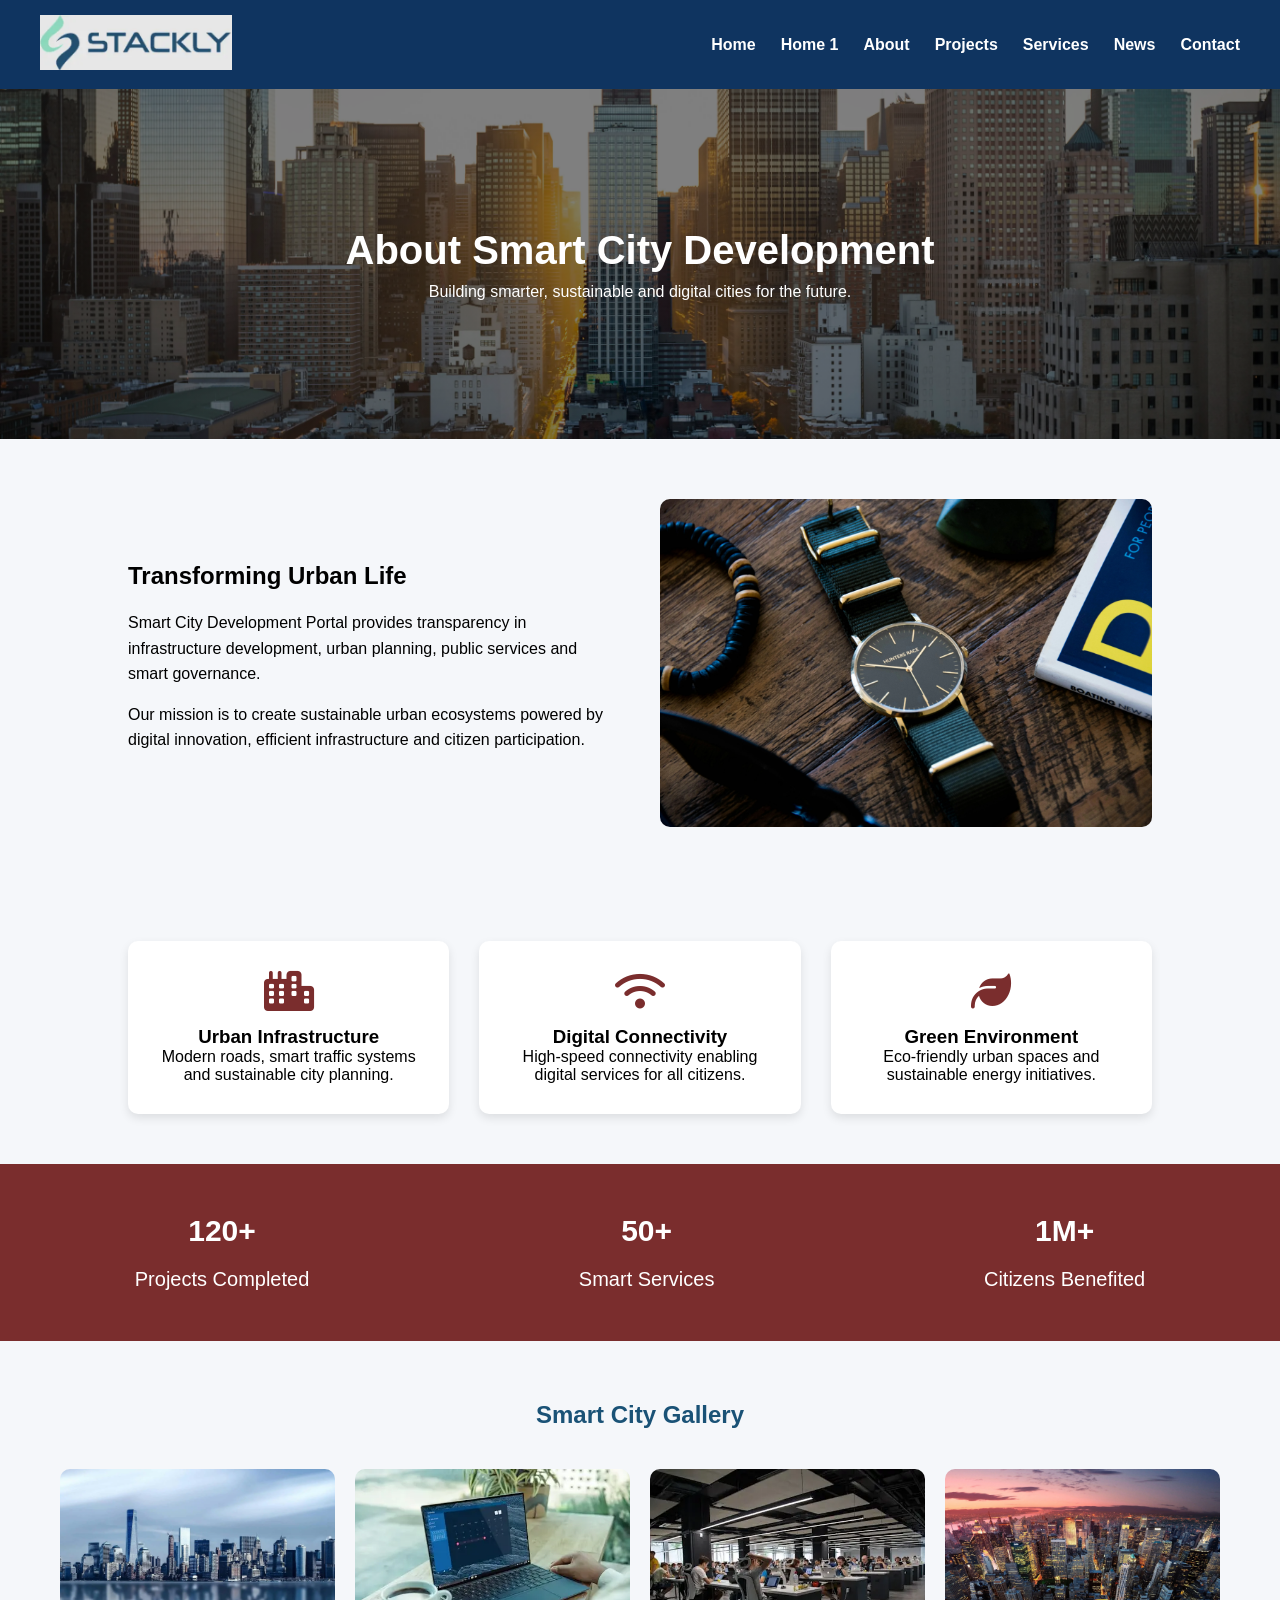
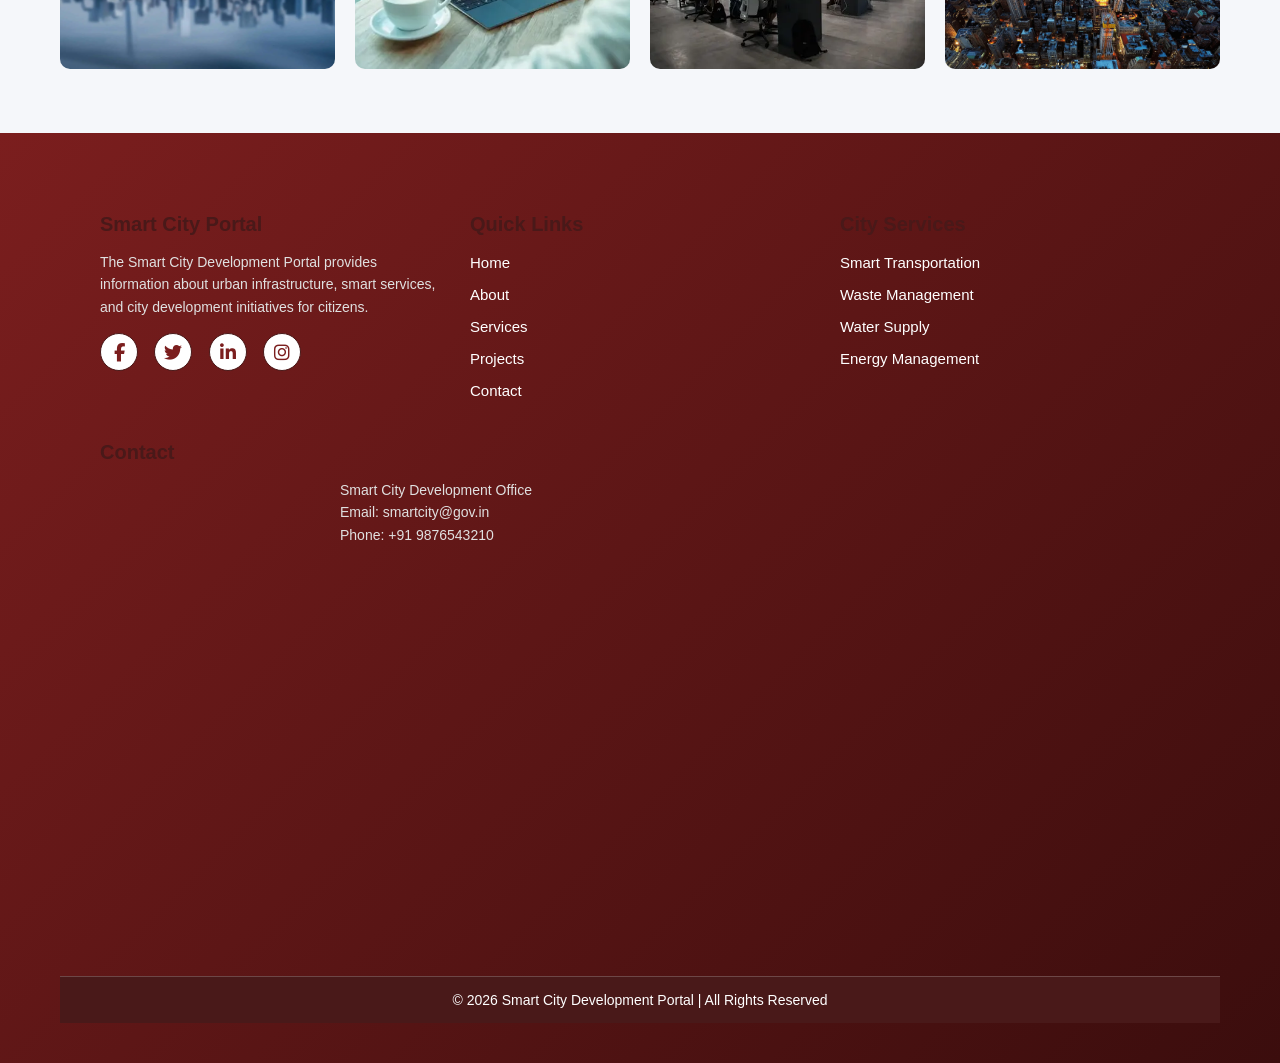
<file: about.html>
<!DOCTYPE html>
<html lang="en">
<head>
<link rel="stylesheet" href="footer.css">
<link rel="stylesheet" href="./news.css">
<link rel="stylesheet" href="header.css">
<script src="header.js" defer></script>
    <link rel="stylesheet"
href="https://cdnjs.cloudflare.com/ajax/libs/font-awesome/6.5.0/css/all.min.css">
    <link rel="stylesheet"
href="https://cdnjs.cloudflare.com/ajax/libs/font-awesome/6.5.0/css/all.min.css">

<meta charset="UTF-8">
<meta name="viewport" content="width=device-width, initial-scale=1.0">

<title>About - Smart City Portal</title>

<link rel="stylesheet" href="style.css">

<link rel="stylesheet"
href="https://cdnjs.cloudflare.com/ajax/libs/font-awesome/6.5.0/css/all.min.css">

</head>

<body>
<header class="top-header">

  <a href="about.html">
    <img src="./images/white-logo.webp" class="site-logo">
  </a>

  <ul class="main-menu" id="mainMenu">
    <li><a href="index.html">Home</a></li>
    <li><a href="home1.html">Home 1</a></li>
    <li><a href="about.html">About</a></li>
    <li><a href="projects.html">Projects</a></li>
    <li><a href="services.html">Services</a></li>
    <li><a href="news.html">News</a></li>
    <li><a href="contact.html">Contact</a></li>
  </ul>
<div class="hamburger" onclick="openMenu()">
  <i class="fa-solid fa-bars"></i>
</div>

</header>
<!-- HERO SECTION -->

<section class="about-hero">

<h1>About Smart City Development</h1>
<p>Building smarter, sustainable and digital cities for the future.</p>

</section>


<!-- ABOUT INFO -->

<section class="about-section">

<div class="about-text">

<h2>Transforming Urban Life</h2>

<p>
Smart City Development Portal provides transparency
in infrastructure development, urban planning,
public services and smart governance.
</p>

<p>
Our mission is to create sustainable urban
ecosystems powered by digital innovation,
efficient infrastructure and citizen participation.
</p>

</div>

<div class="about-img">

<img src="./images/photo-1508057198894-247b23fe5ade (4).webp">

</div>

</section>


<!-- FEATURES -->

<section class="features">

<div class="feature-card">

<i class="fa-solid fa-city"></i>

<h3>Urban Infrastructure</h3>

<p>
Modern roads, smart traffic systems and
sustainable city planning.
</p>

</div>


<div class="feature-card">

<i class="fa-solid fa-wifi"></i>

<h3>Digital Connectivity</h3>

<p>
High-speed connectivity enabling digital
services for all citizens.
</p>

</div>


<div class="feature-card">

<i class="fa-solid fa-leaf"></i>

<h3>Green Environment</h3>

<p>
Eco-friendly urban spaces and
sustainable energy initiatives.
</p>

</div>

</section>


<!-- STATISTICS -->

<section class="stats">

<div class="stat-box">

<h2>120+</h2>
<p>Projects Completed</p>

</div>

<div class="stat-box">

<h2>50+</h2>
<p>Smart Services</p>

</div>

<div class="stat-box">

<h2>1M+</h2>
<p>Citizens Benefited</p>

</div>

</section>
<!-- GALLERY -->

<section class="gallery-section">
    <h2>Smart City Gallery</h2>
    <div class="gallery-container">
        <div class="gallery-item">
            <img src="./images/serene-city-skyline-reflection-66v8v8839ok723z9.webp" alt="City 1">
        </div>
        <div class="gallery-item">
            <img src="./images/photo-1593642634315-48f5414c3ad9.webp" alt="City 2">
        </div>
        <div class="gallery-item">
            <img src="./images/photo-1504384308090-c894fdcc538d.webp" alt="City 3">
        </div>
        <div class="gallery-item">
            <img src="./images/492726.webp" alt="City 4">
        </div>
    </div>
</section>
<footer class="footer">

<div class="footer-container">

<!-- About -->
<div class="footer-box">
<h3>Smart City Portal</h3>
<p>
The Smart City Development Portal provides information
about urban infrastructure, smart services, and city
development initiatives for citizens.
</p>
<div class="footer-social">

<a href="404.html"><i class="fa-brands fa-facebook-f"></i></a>

<a href="404.html"><i class="fa-brands fa-twitter"></i></a>

<a href="404.html"><i class="fa-brands fa-linkedin-in"></i></a>

<a href="404.html"><i class="fa-brands fa-instagram"></i></a>

</div>

</div>
<!-- Quick Links -->

<div class="footer-box">

<h3>Quick Links</h3>

<ul>
<li><a href="index.html">Home</a></li>
<li><a href="about.html">About</a></li>
<li><a href="services.html">Services</a></li>
<li><a href="projects.html">Projects</a></li>
<li><a href="contact.html">Contact</a></li>
</ul>

</div>


<!-- Services -->

<div class="footer-box">

<h3>City Services</h3>

<ul>
<li><a href="#">Smart Transportation</a></li>
<li><a href="#">Waste Management</a></li>
<li><a href="#">Water Supply</a></li>
<li><a href="#">Energy Management</a></li>
</ul>

</div>


<!-- Contact -->

<div class="footer-box">

<h3>Contact</h3>

<p>Smart City Development Office</p>
<p>Email: smartcity@gov.in</p>
<p>Phone: +91 9876543210</p>

</div>

</div>

<div class="map-container">
    <iframe 
    src="https://maps.google.com/maps?q=Hyderabad%20India&output=embed">
    </iframe>
</div>
<div class="footer-bottom">

<p>© 2026 Smart City Development Portal | All Rights Reserved</p>

</div>

</footer>
<script>
function openMenu(){
  document.querySelector(".nav-links").classList.toggle("show");
}
</script>
</body>
</html>
</file>
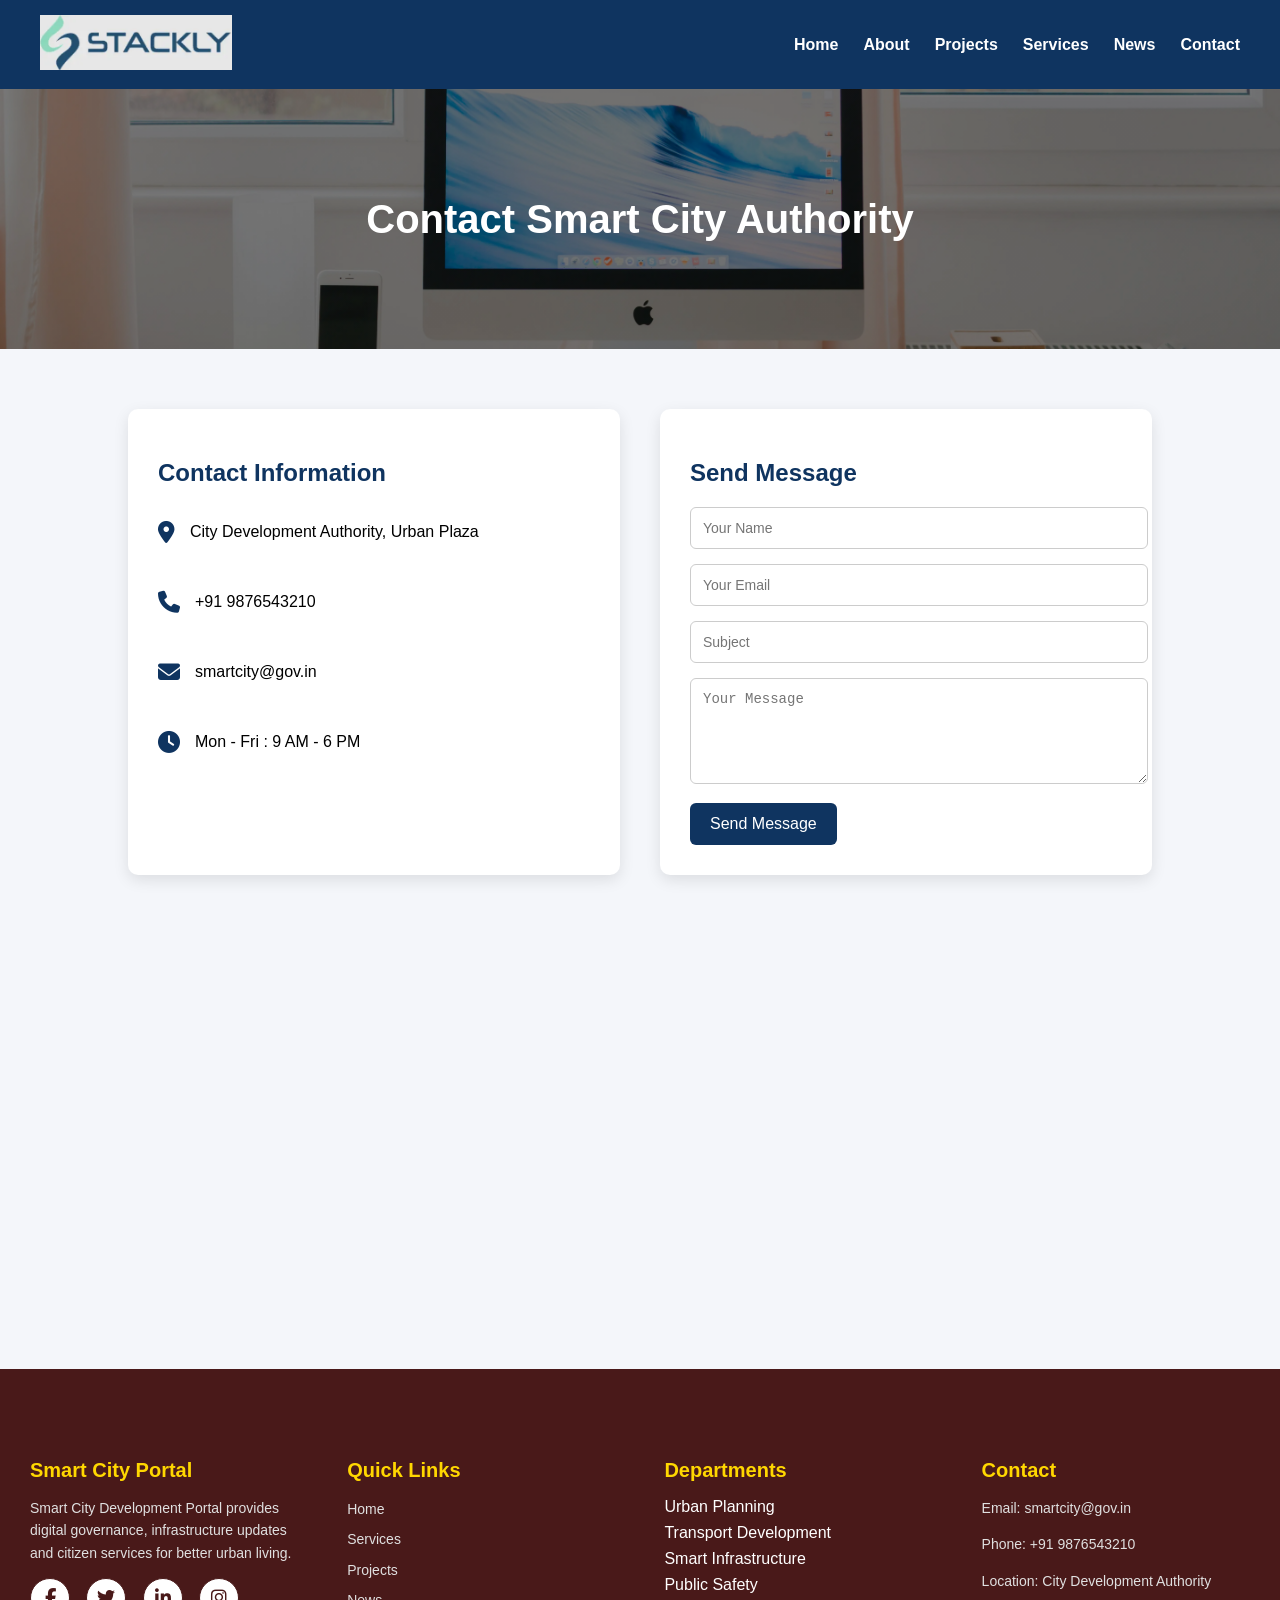
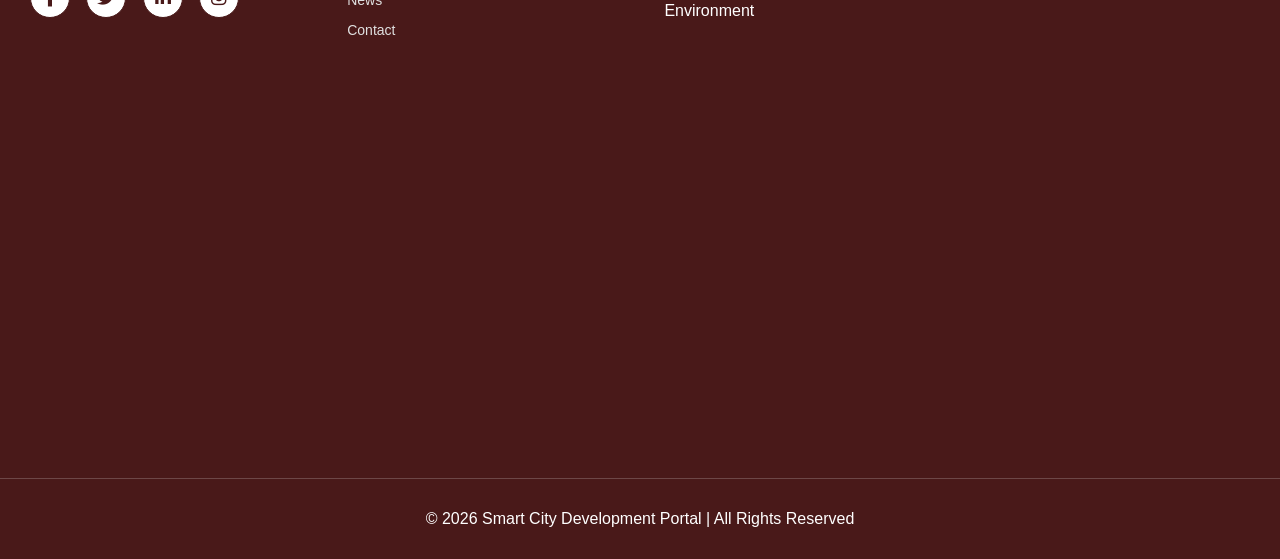
<file: contact.html>
<!DOCTYPE html>
<html>
<head>
   <link rel="stylesheet" href="header.css">
<script src="header.js" defer></script>

    <link rel="stylesheet" href="footer.css">
<link rel="stylesheet" href="./news.css">
<link rel="stylesheet"
href="https://cdnjs.cloudflare.com/ajax/libs/font-awesome/6.5.0/css/all.min.css">
<title>Contact - Smart City Development Portal</title>

<meta name="viewport" content="width=device-width, initial-scale=1.0">

<link rel="stylesheet"
href="https://cdnjs.cloudflare.com/ajax/libs/font-awesome/6.5.0/css/all.min.css">

<style>

body{
margin:0;
font-family:Arial;
background:#f4f6fa;
}


/* HEADER */

header{
background:#0f3460;
color:white;
padding:20px;
text-align:center;
}

nav a{
color:white;
margin:12px;
text-decoration:none;
font-weight:bold;
}

nav a:hover{
color:#ffcc00;
}


/* HERO */

.contact-hero{
height:260px;
background:linear-gradient(rgba(0,0,0,0.5),rgba(0,0,0,0.5)),
url("./images/photo-1492724441997-5dc865305da7.webp");
background-size:cover;
background-position:center;
display:flex;
align-items:center;
justify-content:center;
color:white;
font-size:40px;
font-weight:bold;
}


/* CONTACT SECTION */

.contact-container{
display:grid;
grid-template-columns:1fr 1fr;
gap:40px;
padding:60px 10%;
}


/* CONTACT INFO */

.contact-info{
background:white;
padding:30px;
border-radius:10px;
box-shadow:0 5px 15px rgba(0,0,0,0.1);
}

.contact-info h2{
color:#0f3460;
margin-bottom:20px;
}

.info-box{
display:flex;
align-items:center;
margin-bottom:20px;
}

.info-box i{
font-size:22px;
color:#0f3460;
margin-right:15px;
}


/* FORM */

.contact-form{
background:white;
padding:30px;
border-radius:10px;
box-shadow:0 5px 15px rgba(0,0,0,0.1);
}

.contact-form h2{
color:#0f3460;
margin-bottom:20px;
}

.contact-form input,
.contact-form textarea{
width:100%;
padding:12px;
margin-bottom:15px;
border-radius:6px;
border:1px solid #ccc;
font-size:14px;
}

.contact-form button{
background:#0f3460;
color:white;
padding:12px 20px;
border:none;
border-radius:6px;
cursor:pointer;
font-size:16px;
transition:0.3s;
}

.contact-form button:hover{
background:#ffcc00;
color:black;
}


/* MAP */

.map{
padding:40px 10%;
}

.map iframe{
width:100%;
height:350px;
border:none;
border-radius:10px;
}


/* FOOTER */

.footer{
background:rgb(73,25,25);
padding-top:40px;
color:white;
}

.footer-container{
display:flex;
justify-content:space-between;
padding:30px;
flex-wrap:wrap;
}

.footer-box{
width:22%;
}

.footer-box h3{
margin-bottom:15px;
}

.footer-box p,
.footer-box a{
color:#e0e0e0;
font-size:14px;
line-height:1.6;
text-decoration:none;
}

.footer-box ul{
list-style:none;
padding:0;
}

.footer-box ul li{
margin-bottom:8px;
}

.footer-social a{
display:inline-block;
margin-right:12px;
font-size:18px;
width:38px;
height:38px;
text-align:center;
line-height:38px;
border-radius:50%;
background:white;
color:rgb(73,25,25);
border:1px solid rgb(73,25,25);
transition:0.3s;
}

.footer-social a:hover{
transform:translateY(-5px);
}

.footer-bottom{
text-align:center;
background:rgb(73,25,25);
padding:15px 0;
margin-top:20px;
}


/* RESPONSIVE */

@media(max-width:900px){

.contact-container{
grid-template-columns:1fr;
}

.footer-box{
width:45%;
margin-bottom:20px;
}

}

@media(max-width:500px){

.footer-box{
width:100%;
}

.contact-hero{
font-size:28px;
}

}

</style>

</head>


<body>

<header class="top-header">

<a href="contact.html">
<img src="./images/white-logo.webp" class="site-logo">
</a>

<ul class="main-menu" id="mainMenu">

<li><a href="index.html">Home</a></li>
<li><a href="about.html">About</a></li>
<li><a href="projects.html">Projects</a></li>
<li><a href="services.html">Services</a></li>
<li><a href="news.html">News</a></li>
<li><a href="contact.html">Contact</a></li>

</ul>

<div class="hamburger" onclick="openMenu()">
<i class="fa-solid fa-bars"></i>
</div>

</header>


<div class="contact-hero">

Contact Smart City Authority

</div>



<section class="contact-container">


<div class="contact-info">

<h2>Contact Information</h2>

<div class="info-box">

<i class="fa-solid fa-location-dot"></i>

<p>City Development Authority, Urban Plaza</p>

</div>


<div class="info-box">

<i class="fa-solid fa-phone"></i>

<p>+91 9876543210</p>

</div>


<div class="info-box">

<i class="fa-solid fa-envelope"></i>

<p>smartcity@gov.in</p>

</div>


<div class="info-box">

<i class="fa-solid fa-clock"></i>

<p>Mon - Fri : 9 AM - 6 PM</p>

</div>

</div>



<div class="contact-form">

<h2>Send Message</h2>

<form>

<input type="text" placeholder="Your Name" required>

<input type="email" placeholder="Your Email" required>

<input type="text" placeholder="Subject">

<textarea rows="5" placeholder="Your Message"></textarea>

<button type="submit">Send Message</button>

</form>

</div>


</section>



<section class="map">

<iframe
src="https://maps.google.com/maps?q=hyderabad&t=&z=13&ie=UTF8&iwloc=&output=embed">
</iframe>

</section>



<footer class="footer">

<div class="footer-container">


<div class="footer-box">

<h3>Smart City Portal</h3>

<p>
Smart City Development Portal provides digital governance,
infrastructure updates and citizen services for better urban living.
</p>

<div class="footer-social">

<a href="404.html"><i class="fa-brands fa-facebook-f"></i></a>

<a href="404.html"><i class="fa-brands fa-twitter"></i></a>

<a href="404.html"><i class="fa-brands fa-linkedin-in"></i></a>

<a href="404.html"><i class="fa-brands fa-instagram"></i></a>

</div>

</div>



<div class="footer-box">

<h3>Quick Links</h3>

<ul>

<li><a href="index.html">Home</a></li>

<li><a href="services.html">Services</a></li>

<li><a href="projects.html">Projects</a></li>

<li><a href="news.html">News</a></li>

<li><a href="contact.html">Contact</a></li>

</ul>

</div>



<div class="footer-box">

<h3>Departments</h3>

<ul>

<li>Urban Planning</li>

<li>Transport Development</li>

<li>Smart Infrastructure</li>

<li>Public Safety</li>

<li>Environment</li>

</ul>

</div>



<div class="footer-box">

<h3>Contact</h3>

<p>Email: smartcity@gov.in</p>

<p>Phone: +91 9876543210</p>

<p>Location: City Development Authority</p>

</div>


</div>

<div class="map-container">
    <iframe 
    src="https://maps.google.com/maps?q=Hyderabad%20India&output=embed">
    </iframe>
</div>
<div class="footer-bottom">

<p>© 2026 Smart City Development Portal | All Rights Reserved</p>

</div>

</footer>
<script>
function openMenu(){
  document.querySelector(".nav-links").classList.toggle("show");
}

/* MOBILE DROPDOWN FIX */
document.querySelectorAll(".dropdown-btn").forEach(item=>{
  item.addEventListener("click",function(e){
    if(window.innerWidth <= 900){
      e.preventDefault();
      e.stopPropagation();   // ⭐ prevents instant close
      this.parentElement.classList.toggle("active");
    }
  });
});

/* PREVENT MENU CLOSE WHEN CLICK INSIDE */
document.querySelectorAll(".dropdown-content").forEach(menu=>{
  menu.addEventListener("click",function(e){
    e.stopPropagation();
  });
});
</script>
</body>
</html>
</file>
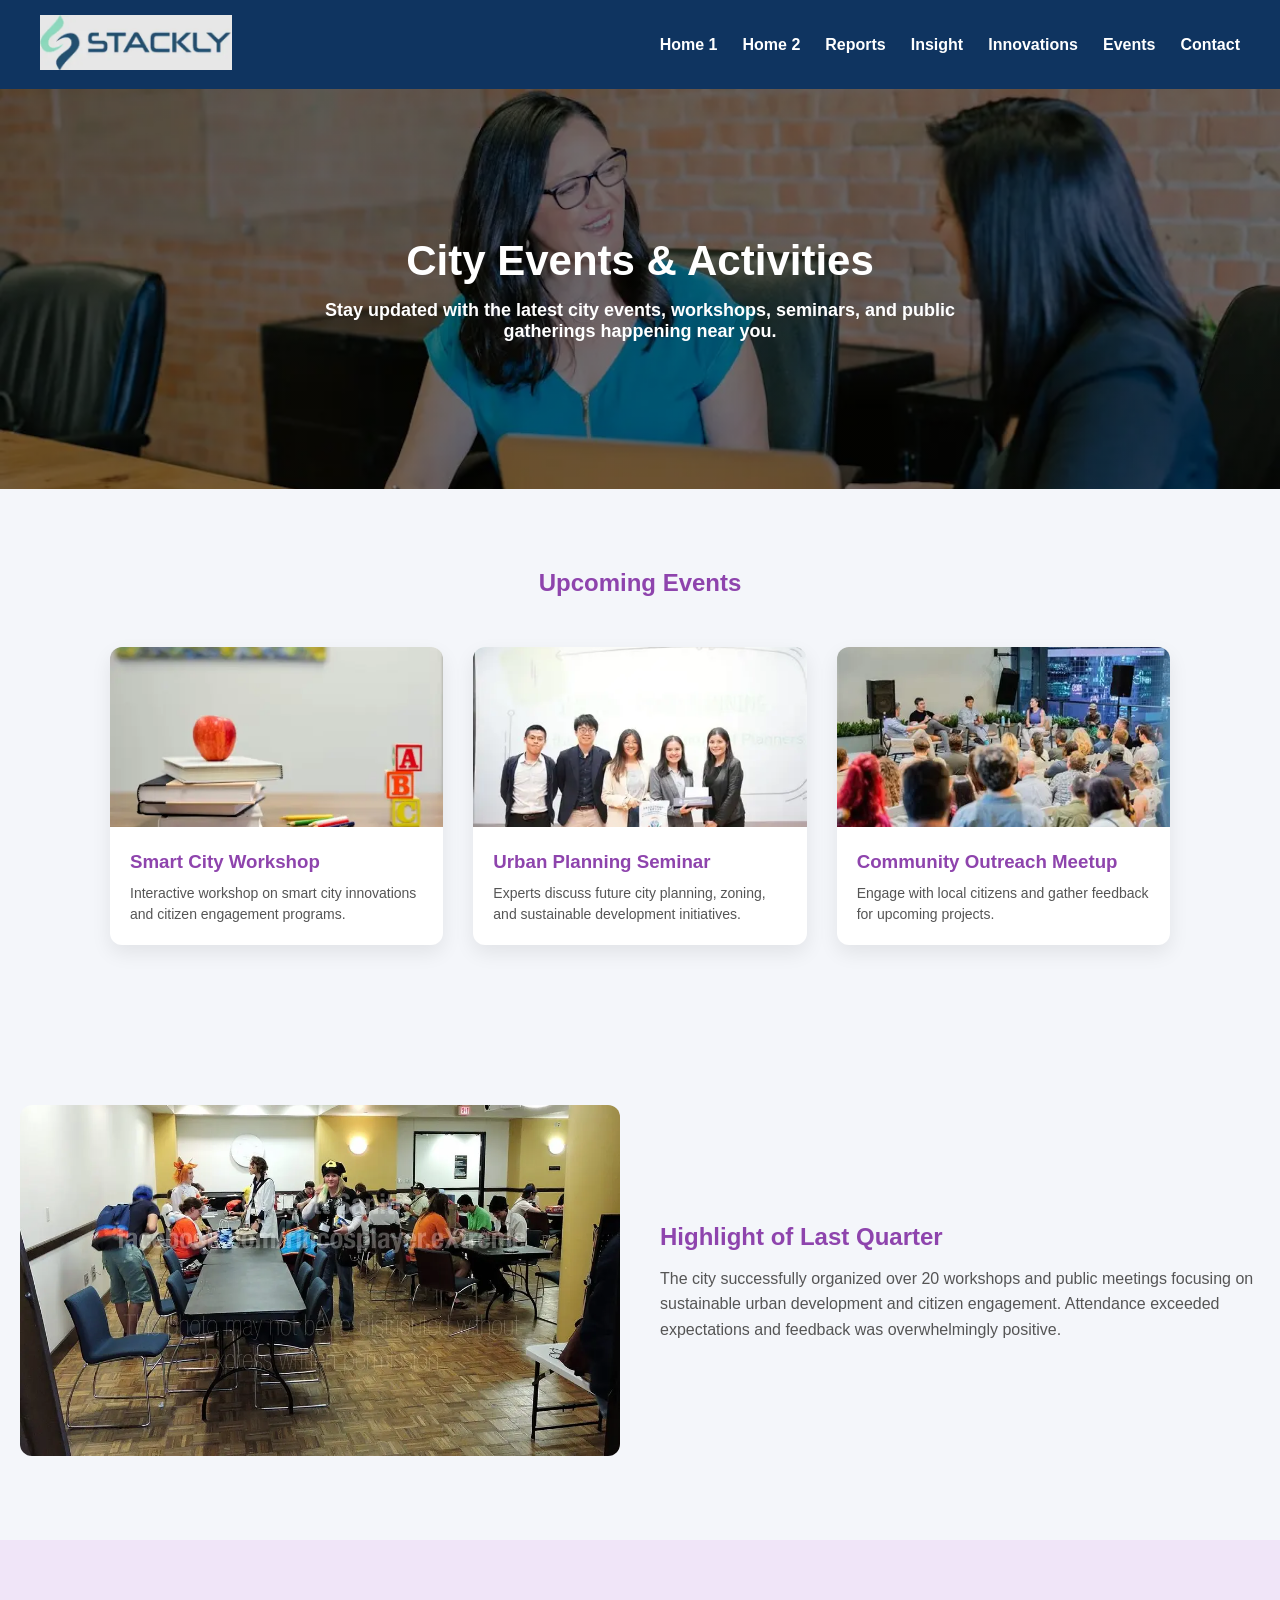
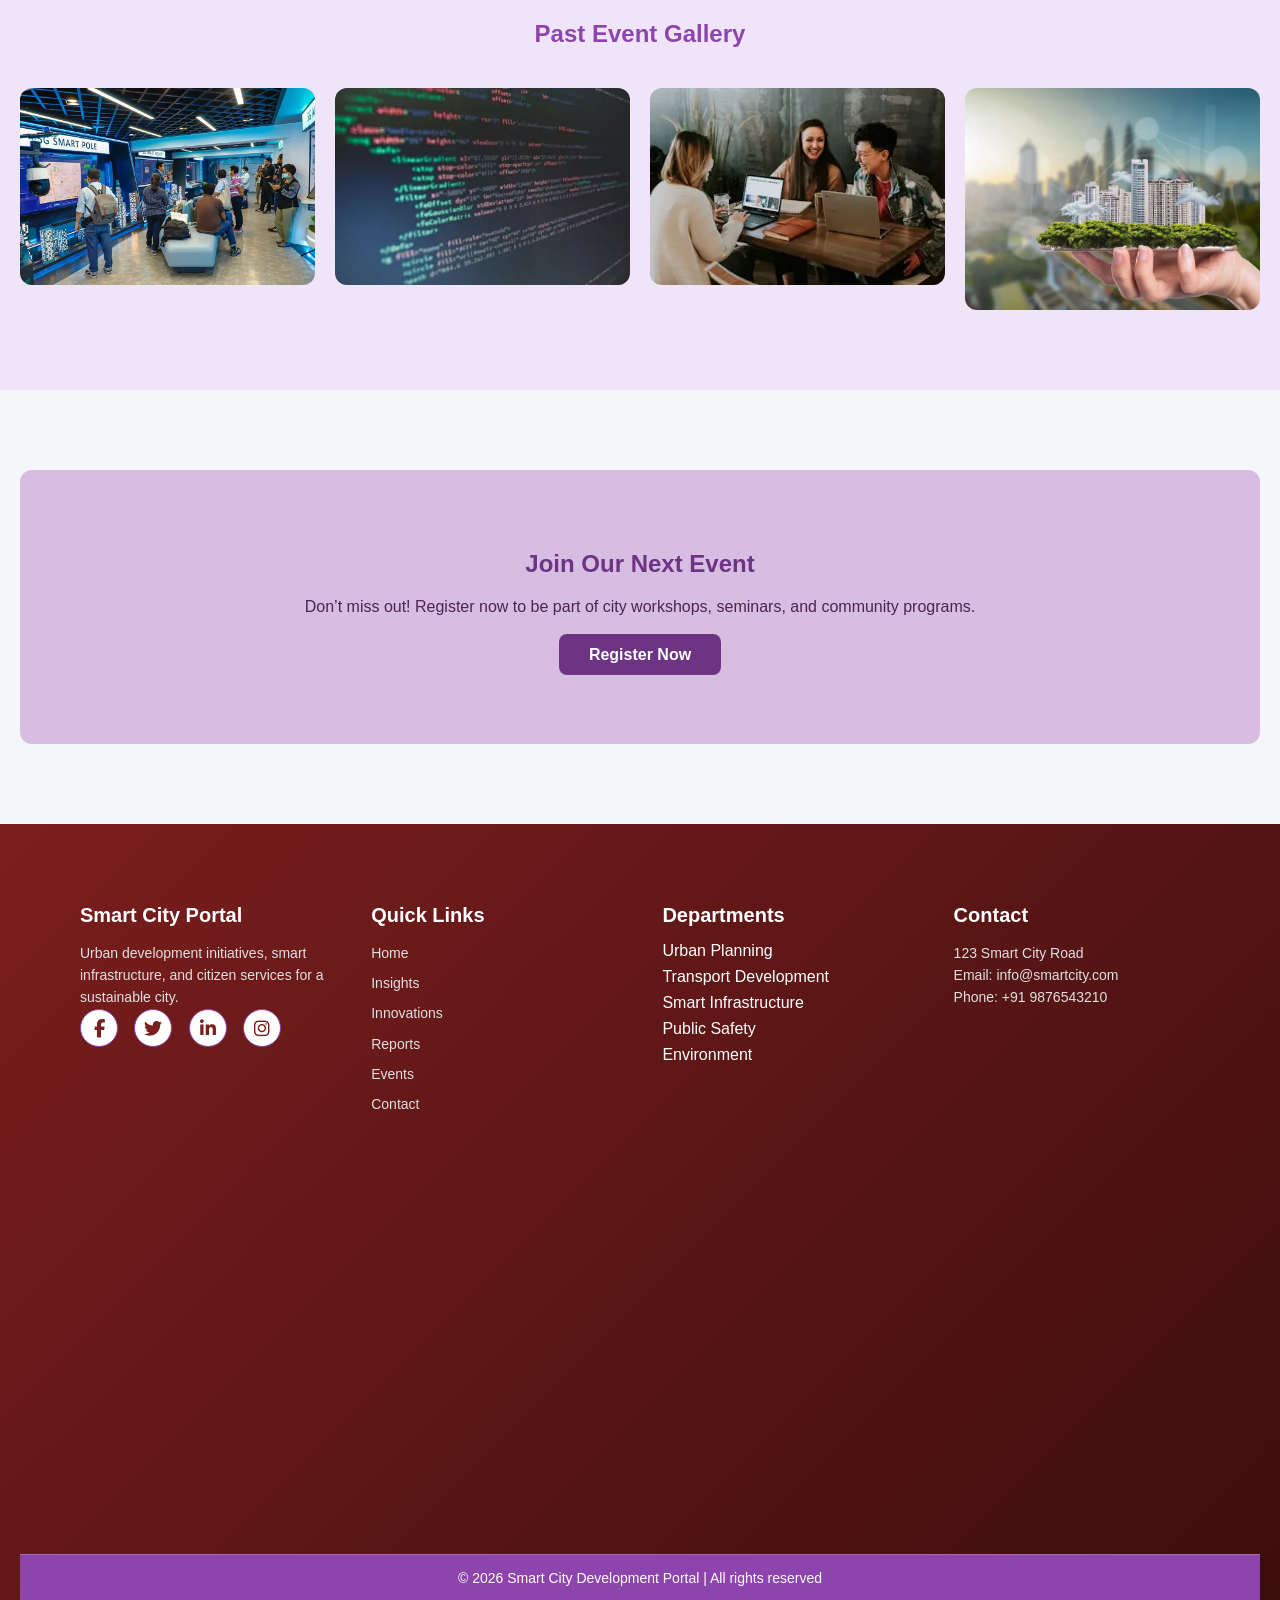
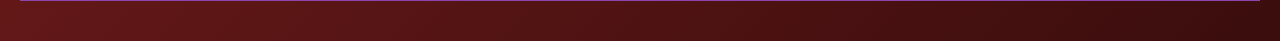
<file: events.html>
<!DOCTYPE html>
<html lang="en">
<head>
<meta charset="UTF-8">
<meta name="viewport" content="width=device-width, initial-scale=1.0">
<title>Events - Smart City Portal</title>

<link rel="stylesheet" href="header.css">
<script src="header.js" defer></script>
<link rel="stylesheet" href="./news.css">
<link rel="stylesheet" href="footer.css">
<link rel="stylesheet"
href="https://cdnjs.cloudflare.com/ajax/libs/font-awesome/6.5.0/css/all.min.css">
<link rel="stylesheet" href="https://cdnjs.cloudflare.com/ajax/libs/font-awesome/6.5.0/css/all.min.css">
<style>
/* ===== GLOBAL ===== */
*{margin:0;padding:0;box-sizing:border-box;font-family:"Poppins",sans-serif;}
body{background:#f4f6fa;color:#333;}
a{text-decoration:none;color:inherit;}
ul{list-style:none;}

/* ===== HEADER ===== */
header{
  display:flex; justify-content:space-between; align-items:center;
  padding:18px 40px; background:#8e44ad; color:white; /* unique Events page color */
}
header img{height:60px;}
nav a{margin:0 15px; font-weight:bold; color:white; transition:0.3s;}
nav a:hover{color:#ffcc00;}
.menu-toggle{display:none; font-size:28px; cursor:pointer;}

/* ===== HERO ===== */
.hero{
  height:400px; display:flex; flex-direction:column; align-items:center; justify-content:center; text-align:center;
  background: linear-gradient(rgba(0,0,0,0.5), rgba(0,0,0,0.5)), 
              url('./images/photo-1551836022-d5d88e9218df.webp');
  background-size:cover; background-position:center; color:white;
}
.hero h1{font-size:42px; margin-bottom:15px; animation:slideDown 1s;}
.hero p{font-size:18px; max-width:700px; animation:fadeIn 2s;}
@keyframes slideDown{from{opacity:0; transform:translateY(-50px);}to{opacity:1; transform:translateY(0);}}
@keyframes fadeIn{from{opacity:0;}to{opacity:1;}}

/* ===== SECTION: UPCOMING EVENTS ===== */
.upcoming-events{padding:80px 20px; max-width:1100px; margin:auto;}
.upcoming-events h2{text-align:center; color:#8e44ad; margin-bottom:50px;}
.event-grid{display:grid; grid-template-columns:repeat(auto-fit,minmax(250px,1fr)); gap:30px;}
.event-card{background:white; border-radius:12px; overflow:hidden; box-shadow:0 8px 20px rgba(0,0,0,0.08); transition:transform 0.3s;}
.event-card:hover{transform:translateY(-6px);}
.event-card img{width:100%; height:180px; object-fit:cover;}
.event-card .event-info{padding:20px;}
.event-card .event-info h3{color:#8e44ad; margin-bottom:10px;}
.event-card .event-info p{color:#555; font-size:14px; line-height:1.5;}

/* ===== SECTION: EVENT HIGHLIGHTS ===== */
.highlights{display:flex; gap:40px; padding:80px 20px; flex-wrap:wrap; align-items:center;}
.highlight-img{flex:1 1 45%;}
.highlight-img img{width:100%; border-radius:12px;}
.highlight-text{flex:1 1 45%;}
.highlight-text h2{color:#8e44ad; margin-bottom:15px;}
.highlight-text p{color:#555; line-height:1.6;}

/* ===== SECTION: PAST EVENTS GALLERY ===== */
.gallery{padding:80px 20px; background:#f0e5f8;}
.gallery h2{text-align:center; color:#8e44ad; margin-bottom:40px;}
.gallery-grid{display:grid; grid-template-columns:repeat(auto-fit,minmax(200px,1fr)); gap:20px;}
.gallery-grid img{width:100%; border-radius:12px; transition:0.3s;}
.gallery-grid img:hover{transform:scale(1.05);}

/* ===== SECTION: EVENT CTA ===== */
.cta-section{
  padding:80px 20px; text-align:center; background:#d7bde2; border-radius:12px; margin:80px 20px;
}
.cta-section h2{color:#6c3483; margin-bottom:20px;}
.cta-section p{color:#4d2354; margin-bottom:30px; font-size:16px;}
.cta-section a{
  background:#6c3483; color:white; padding:12px 30px; border-radius:8px; font-weight:bold; transition:0.3s;
}
.cta-section a:hover{background:#ffcc00; color:#1a1a1a;}

/* ===== FOOTER ===== */
footer{
  background:#8e44ad; color:white; padding:40px 20px;
}
.footer-container{
  display:flex; justify-content:space-between; flex-wrap:wrap; max-width:1200px; margin:auto; gap:30px;
}
.footer-box h3{font-size:20px; margin-bottom:15px; color:white;}
.footer-box p,.footer-box a{font-size:14px; color:#e0e0e0; line-height:1.6;}
.footer-box ul li{margin-bottom:8px;}
.footer-box ul li a:hover{color:#ffcc00;}
.footer-social a{
  display:inline-block;margin-right:12px;font-size:18px;width:38px;height:38px;text-align:center;line-height:38px;
  border-radius:50%;background:white;color:#8e44ad;border:1px solid #8e44ad;transition:0.3s;
}
.footer-social a:hover{background:#8e44ad;color:white;transform:translateY(-5px);}
.footer-bottom{text-align:center;background:#8e44ad;padding:15px 0;margin-top:20px;font-size:14px;}

/* RESPONSIVE */
@media(max-width:900px){
  .highlights{flex-direction:column;}
}
</style>
</head>
<body>

<!-- HEADER -->
<header class="top-header">

  <a href="events.html">
    <img src="./images/white-logo.webp" class="site-logo">
  </a>

  <ul class="main-menu" id="mainMenu">
    <li><a href="home1.html">Home 1</a></li>
    <li><a href="home2.html">Home 2</a></li>
    <li><a href="reports.html">Reports</a></li>
    <li><a href="insight.html">Insight</a></li>
    <li><a href="invocations.html">Innovations</a></li>
    <li><a href="events.html">Events</a></li>
    <li><a href="contact.html">Contact</a></li>
  </ul>

  <div class="hamburger" onclick="openMenu()">
    <i class="fa-solid fa-bars"></i>
  </div>

</header>
<!-- HERO -->
<div class="hero">
    <h1>City Events & Activities</h1>
    <p>Stay updated with the latest city events, workshops, seminars, and public gatherings happening near you.</p>
</div>

<!-- SECTION 1: UPCOMING EVENTS -->
<section class="upcoming-events">
    <h2>Upcoming Events</h2>
    <div class="event-grid">
        <div class="event-card">
            <img src="./images/photo-1503676260728-1c00da094a0b.webp" alt="Event 1">
            <div class="event-info">
                <h3>Smart City Workshop</h3>
                <p>Interactive workshop on smart city innovations and citizen engagement programs.</p>
            </div>
        </div>
        <div class="event-card">
            <img src="./images/OIP (1).webp" alt="Event 2">
            <div class="event-info">
                <h3>Urban Planning Seminar</h3>
                <p>Experts discuss future city planning, zoning, and sustainable development initiatives.</p>
            </div>
        </div>
        <div class="event-card">
            <img src="./images/11 (1).webp" alt="Event 3">
            <div class="event-info">
                <h3>Community Outreach Meetup</h3>
                <p>Engage with local citizens and gather feedback for upcoming projects.</p>
            </div>
        </div>
    </div>
</section>

<!-- SECTION 2: EVENT HIGHLIGHTS -->
<section class="highlights">
    <div class="highlight-img">
        <img src="./images/12.webp" alt="Highlight">
    </div>
    <div class="highlight-text">
        <h2>Highlight of Last Quarter</h2>
        <p>The city successfully organized over 20 workshops and public meetings focusing on sustainable urban development and citizen engagement. Attendance exceeded expectations and feedback was overwhelmingly positive.</p>
    </div>
</section>

<!-- SECTION 3: PAST EVENTS GALLERY -->
<section class="gallery">
    <h2>Past Event Gallery</h2>
    <div class="gallery-grid">
        <img src="./images/13.webp" alt="Past Event 1">
        <img src="./images/14.webp" alt="Past Event 2">
        <img src="./images/15.webp" alt="Past Event 3">
        <img src="./images/History-of-smart-cities.webp" alt="Past Event 4">
    </div>
</section>

<!-- SECTION 4: EVENT CTA -->
<section class="cta-section">
    <h2>Join Our Next Event</h2>
    <p>Don’t miss out! Register now to be part of city workshops, seminars, and community programs.</p>
    <a href="#">Register Now</a>
</section>
<style>

.footer{
background:linear-gradient(135deg,#7b1e1e,#3b0d0d);
color:white;
padding-top:40px;
font-family:Arial;
}

.footer-container{
display:flex;
justify-content:space-between;
flex-wrap:wrap;
padding:40px;
}

.footer-box{
width:22%;
}

.footer-box h3{
margin-bottom:15px;
}

.footer-box p,
.footer-box a{
color:#e0e0e0;
font-size:14px;
line-height:1.6;
text-decoration:none;
}

.footer-box ul{
list-style:none;
padding:0;
}

.footer-box ul li{
margin-bottom:8px;
}

.footer-social a{
display:inline-block;
margin-right:12px;
font-size:18px;
width:38px;
height:38px;
text-align:center;
line-height:38px;
border-radius:50%;
background:white;
color:#7b1e1e;
transition:0.3s;
}

.footer-social a:hover{
transform:translateY(-5px);
}

.footer-bottom{
text-align:center;
padding:15px 0;
border-top:1px solid rgba(255,255,255,0.2);
margin-top:20px;
}

@media(max-width:900px){
.footer-box{
width:45%;
margin-bottom:25px;
}
}

@media(max-width:500px){
.footer-box{
width:100%;
}
}

</style>


<footer class="footer">

<div class="footer-container">

<div class="footer-box">
<h3>Smart City Portal</h3>
<p>
Urban development initiatives, smart infrastructure,
and citizen services for a sustainable city.
</p>

<div class="footer-social">

<a href="404.html"><i class="fa-brands fa-facebook-f"></i></a>

<a href="404.html"><i class="fa-brands fa-twitter"></i></a>

<a href="404.html"><i class="fa-brands fa-linkedin-in"></i></a>

<a href="404.html"><i class="fa-brands fa-instagram"></i></a>

</div>
</div>


<div class="footer-box">
<h3>Quick Links</h3>
<ul>
<li><a href="home2.html">Home</a></li>
<li><a href="insights.html">Insights</a></li>
<li><a href="innovations.html">Innovations</a></li>
<li><a href="reports.html">Reports</a></li>
<li><a href="events.html">Events</a></li>
<li><a href="contact.html">Contact</a></li>
</ul>
</div>


<div class="footer-box">
<h3>Departments</h3>
<ul>
<li>Urban Planning</li>
<li>Transport Development</li>
<li>Smart Infrastructure</li>
<li>Public Safety</li>
<li>Environment</li>
</ul>
</div>


<div class="footer-box">
<h3>Contact</h3>
<p>123 Smart City Road</p>
<p>Email: info@smartcity.com</p>
<p>Phone: +91 9876543210</p>
</div>

</div>
<div class="map-container">
    <iframe 
    src="https://maps.google.com/maps?q=Hyderabad%20India&output=embed">
    </iframe>
</div>
<div class="footer-bottom">
© 2026 Smart City Development Portal | All rights reserved
</div>

</footer>
<script>
function openMenu(){
  document.querySelector(".nav-links").classList.toggle("show");
}

/* MOBILE DROPDOWN FIX */
document.querySelectorAll(".dropdown-btn").forEach(item=>{
  item.addEventListener("click",function(e){
    if(window.innerWidth <= 900){
      e.preventDefault();
      e.stopPropagation();   // ⭐ prevents instant close
      this.parentElement.classList.toggle("active");
    }
  });
});

/* PREVENT MENU CLOSE WHEN CLICK INSIDE */
document.querySelectorAll(".dropdown-content").forEach(menu=>{
  menu.addEventListener("click",function(e){
    e.stopPropagation();
  });
});
</script>
</body>
</html>
</file>
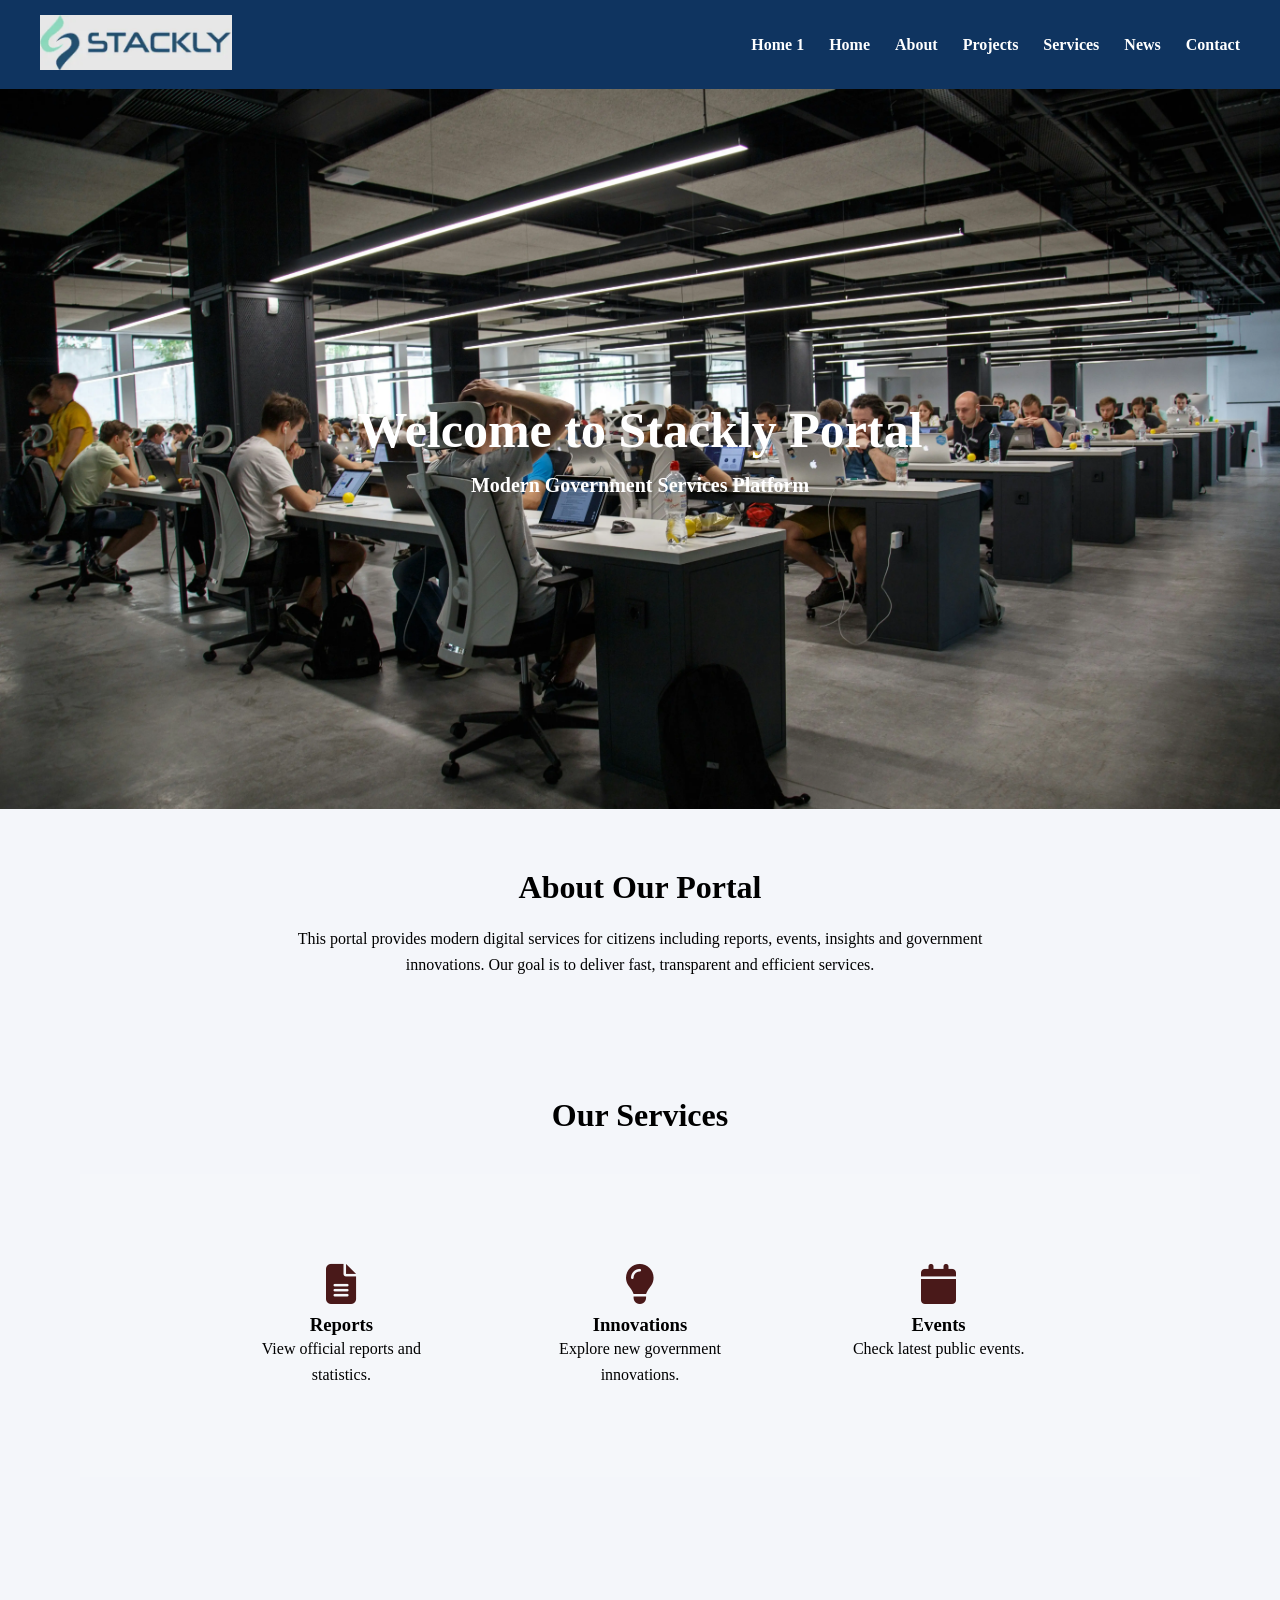
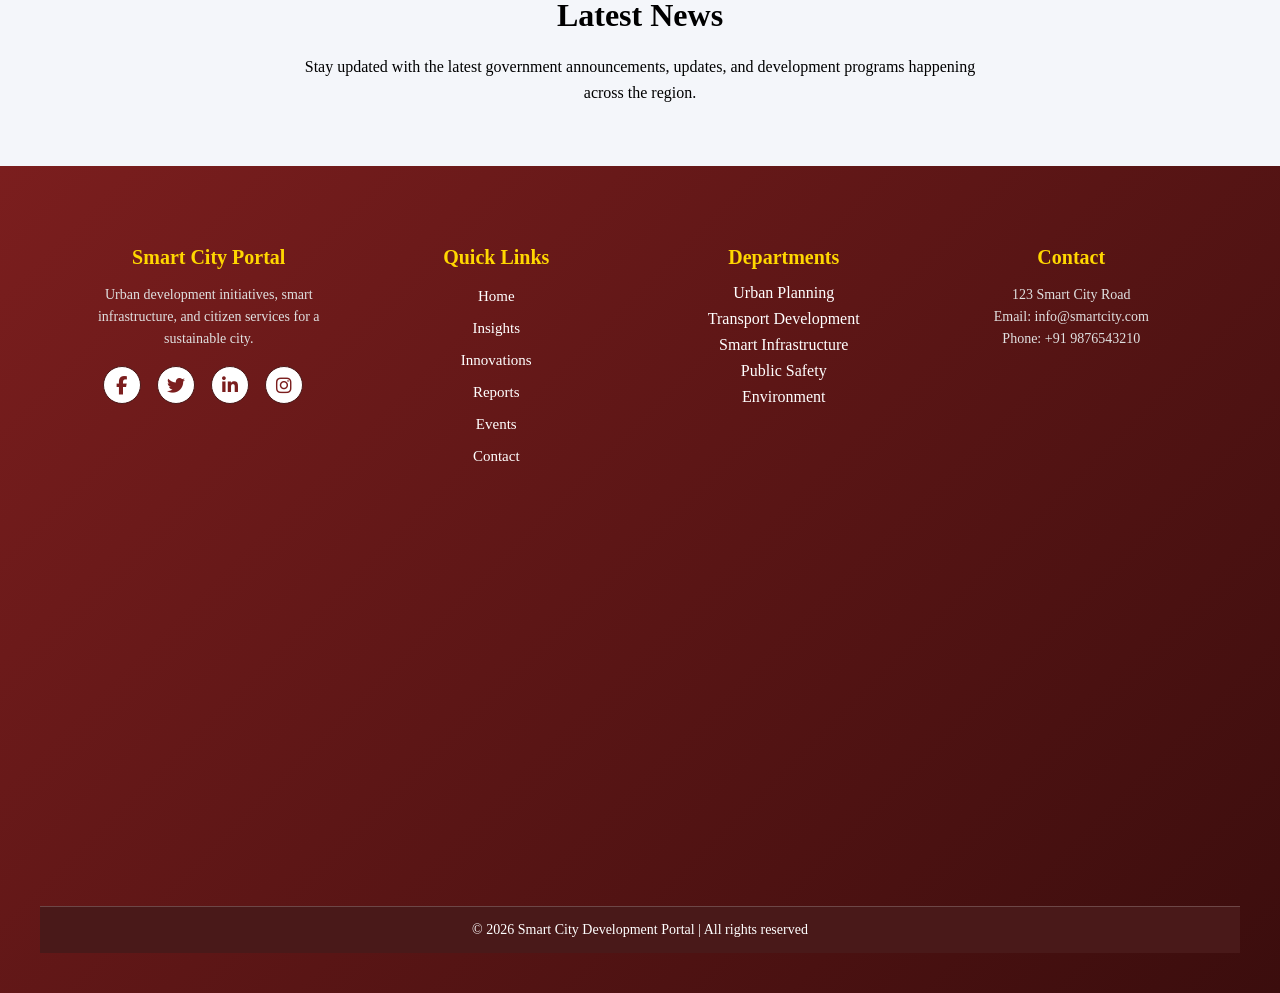
<file: home1.html>
<!DOCTYPE html>
<html lang="en">
<head>
<meta charset="UTF-8">
<meta name="viewport" content="width=device-width, initial-scale=1.0">
<title>Home 1</title>
<link rel="stylesheet" href="header.css">
<script src="header.js" defer></script>
<link rel="stylesheet" href="footer.css">
<link rel="stylesheet" href="./style.css">
<link rel="stylesheet" href="https://cdnjs.cloudflare.com/ajax/libs/font-awesome/6.5.0/css/all.min.css">
<link rel="stylesheet" href="./news.css">

<style>

/* GLOBAL */
*{
margin:0;
padding:0;
box-sizing:border-box;
font-family:Poppins;
}

/* HEADER */

.header{
display:flex;
justify-content:space-between;
align-items:center;
padding:15px 40px;
background:rgb(73,25,25);
position:relative;
}

.logo img{
height:60px;
}

.navbar{
display:flex;
gap:20px;
}

.navbar a{
color:white;
text-decoration:none;
font-size:16px;
}

.navbar a:hover{
color:gold;
}

.menu-toggle{
display:none;
font-size:28px;
color:white;
cursor:pointer;
}

/* HERO */

.hero{
height:80vh;
background:url("./images/16.webp") center/cover no-repeat;
display:flex;
align-items:center;
justify-content:center;
text-align:center;
color:white;
}

.hero h1{
font-size:50px;
margin-bottom:15px;
}

.hero p{
font-size:20px;
}

/* SECTION */

.section{
padding:60px 80px;
text-align:center;
}

.section h2{
margin-bottom:20px;
font-size:32px;
}

.section p{
max-width:700px;
margin:auto;
line-height:1.6;
}

/* SERVICES */

.services{
display:flex;
justify-content:space-around;
margin-top:40px;
flex-wrap:wrap;
}

.service{
width:250px;
padding:20px;
}

.service i{
font-size:40px;
color:rgb(73,25,25);
margin-bottom:10px;
}

/* FOOTER */

.footer{
background:rgb(73,25,25);
color:white;
padding:40px;
text-align:center;
}

/* MOBILE */

@media(max-width:900px){

.navbar{
display:none;
flex-direction:column;
background:rgb(73,25,25);
position:absolute;
top:70px;
right:0;
width:220px;
padding:20px;
max-height:60vh;
overflow-y:auto;
}

.navbar.active{
display:flex;
}

.menu-toggle{
display:block;
}

.hero h1{
font-size:32px;
}

.section{
padding:40px 20px;
}

}

</style>
</head>

<body>

<!-- HEADER -->
<header class="top-header">
    <a href="home1.html">
        <img src="./images/white-logo.webp" class="site-logo">
    </a>

    <ul class="main-menu" id="mainMenu">
        <li><a href="home1.html">Home 1</a></li>
         <li><a href="index.html">Home</a></li>
        <li><a href="about.html">About</a></li>
        <li><a href="projects.html">Projects</a></li>
        <li><a href="services.html">Services</a></li>
        <li><a href="news.html">News</a></li>
        <li><a href="contact.html">Contact</a></li>
    </ul>

   <div class="hamburger" onclick="openMenu()">
  <i class="fa-solid fa-bars"></i>
</div>
</header>

<script>
function openMenu(){
    document.getElementById("mainMenu").classList.toggle("show");
}
</script>
<!-- HERO -->

<section class="hero">

<div>
<h1>Welcome to Stackly Portal</h1>
<p>Modern Government Services Platform</p>
</div>

</section>

<!-- ABOUT SECTION -->

<section class="section">

<h2>About Our Portal</h2>

<p>
This portal provides modern digital services for citizens including reports,
events, insights and government innovations. Our goal is to deliver fast,
transparent and efficient services.
</p>

</section>

<!-- SERVICES SECTION -->

<section class="section">

<h2>Our Services</h2>

<div class="services">

<div class="service">
<i class="fa-solid fa-file-lines"></i>
<h3>Reports</h3>
<p>View official reports and statistics.</p>
</div>

<div class="service">
<i class="fa-solid fa-lightbulb"></i>
<h3>Innovations</h3>
<p>Explore new government innovations.</p>
</div>

<div class="service">
<i class="fa-solid fa-calendar"></i>
<h3>Events</h3>
<p>Check latest public events.</p>
</div>

</div>

</section>

<!-- NEWS SECTION -->

<section class="section">

<h2>Latest News</h2>

<p>
Stay updated with the latest government announcements, updates,
and development programs happening across the region.
</p>

</section>

<!-- FOOTER -->

<style>

.footer{
background:linear-gradient(135deg,#7b1e1e,#3b0d0d);
color:white;
padding-top:40px;
font-family:Arial;
}

.footer-container{
display:flex;
justify-content:space-between;
flex-wrap:wrap;
padding:40px;
}

.footer-box{
width:22%;
}

.footer-box h3{
margin-bottom:15px;
}

.footer-box p,
.footer-box a{
color:#e0e0e0;
font-size:14px;
line-height:1.6;
text-decoration:none;
}

.footer-box ul{
list-style:none;
padding:0;
}

.footer-box ul li{
margin-bottom:8px;
}

.footer-social a{
display:inline-block;
margin-right:12px;
font-size:18px;
width:38px;
height:38px;
text-align:center;
line-height:38px;
border-radius:50%;
background:white;
color:#7b1e1e;
transition:0.3s;
}

.footer-social a:hover{
transform:translateY(-5px);
}

.footer-bottom{
text-align:center;
padding:15px 0;
border-top:1px solid rgba(255,255,255,0.2);
margin-top:20px;
}

@media(max-width:900px){
.footer-box{
width:45%;
margin-bottom:25px;
}
}

@media(max-width:500px){
.footer-box{
width:100%;
}
}

</style>


<footer class="footer">

<div class="footer-container">

<div class="footer-box">
<h3>Smart City Portal</h3>
<p>
Urban development initiatives, smart infrastructure,
and citizen services for a sustainable city.
</p>
<div class="footer-social">

<a href="404.html"><i class="fa-brands fa-facebook-f"></i></a>

<a href="404.html"><i class="fa-brands fa-twitter"></i></a>

<a href="404.html"><i class="fa-brands fa-linkedin-in"></i></a>

<a href="404.html"><i class="fa-brands fa-instagram"></i></a>

</div>
</div>


<div class="footer-box">
<h3>Quick Links</h3>
<ul>
<li><a href="home2.html">Home</a></li>
<li><a href="insights.html">Insights</a></li>
<li><a href="innovations.html">Innovations</a></li>
<li><a href="reports.html">Reports</a></li>
<li><a href="events.html">Events</a></li>
<li><a href="contact.html">Contact</a></li>
</ul>
</div>


<div class="footer-box">
<h3>Departments</h3>
<ul>
<li>Urban Planning</li>
<li>Transport Development</li>
<li>Smart Infrastructure</li>
<li>Public Safety</li>
<li>Environment</li>
</ul>
</div>


<div class="footer-box">
<h3>Contact</h3>
<p>123 Smart City Road</p>
<p>Email: info@smartcity.com</p>
<p>Phone: +91 9876543210</p>
</div>

</div>
<div class="map-container">
    <iframe 
    src="https://maps.google.com/maps?q=Hyderabad%20India&output=embed">
    </iframe>
</div>
<div class="footer-bottom">
© 2026 Smart City Development Portal | All rights reserved
</div>

</footer>
<script>
function openMenu(){
  document.querySelector(".nav-links").classList.toggle("show");
}

/* MOBILE DROPDOWN FIX */
document.querySelectorAll(".dropdown-btn").forEach(item=>{
  item.addEventListener("click",function(e){
    if(window.innerWidth <= 900){
      e.preventDefault();
      e.stopPropagation();   // ⭐ prevents instant close
      this.parentElement.classList.toggle("active");
    }
  });
});

/* PREVENT MENU CLOSE WHEN CLICK INSIDE */
document.querySelectorAll(".dropdown-content").forEach(menu=>{
  menu.addEventListener("click",function(e){
    e.stopPropagation();
  });
});
</script>

</body>
</html>
</file>
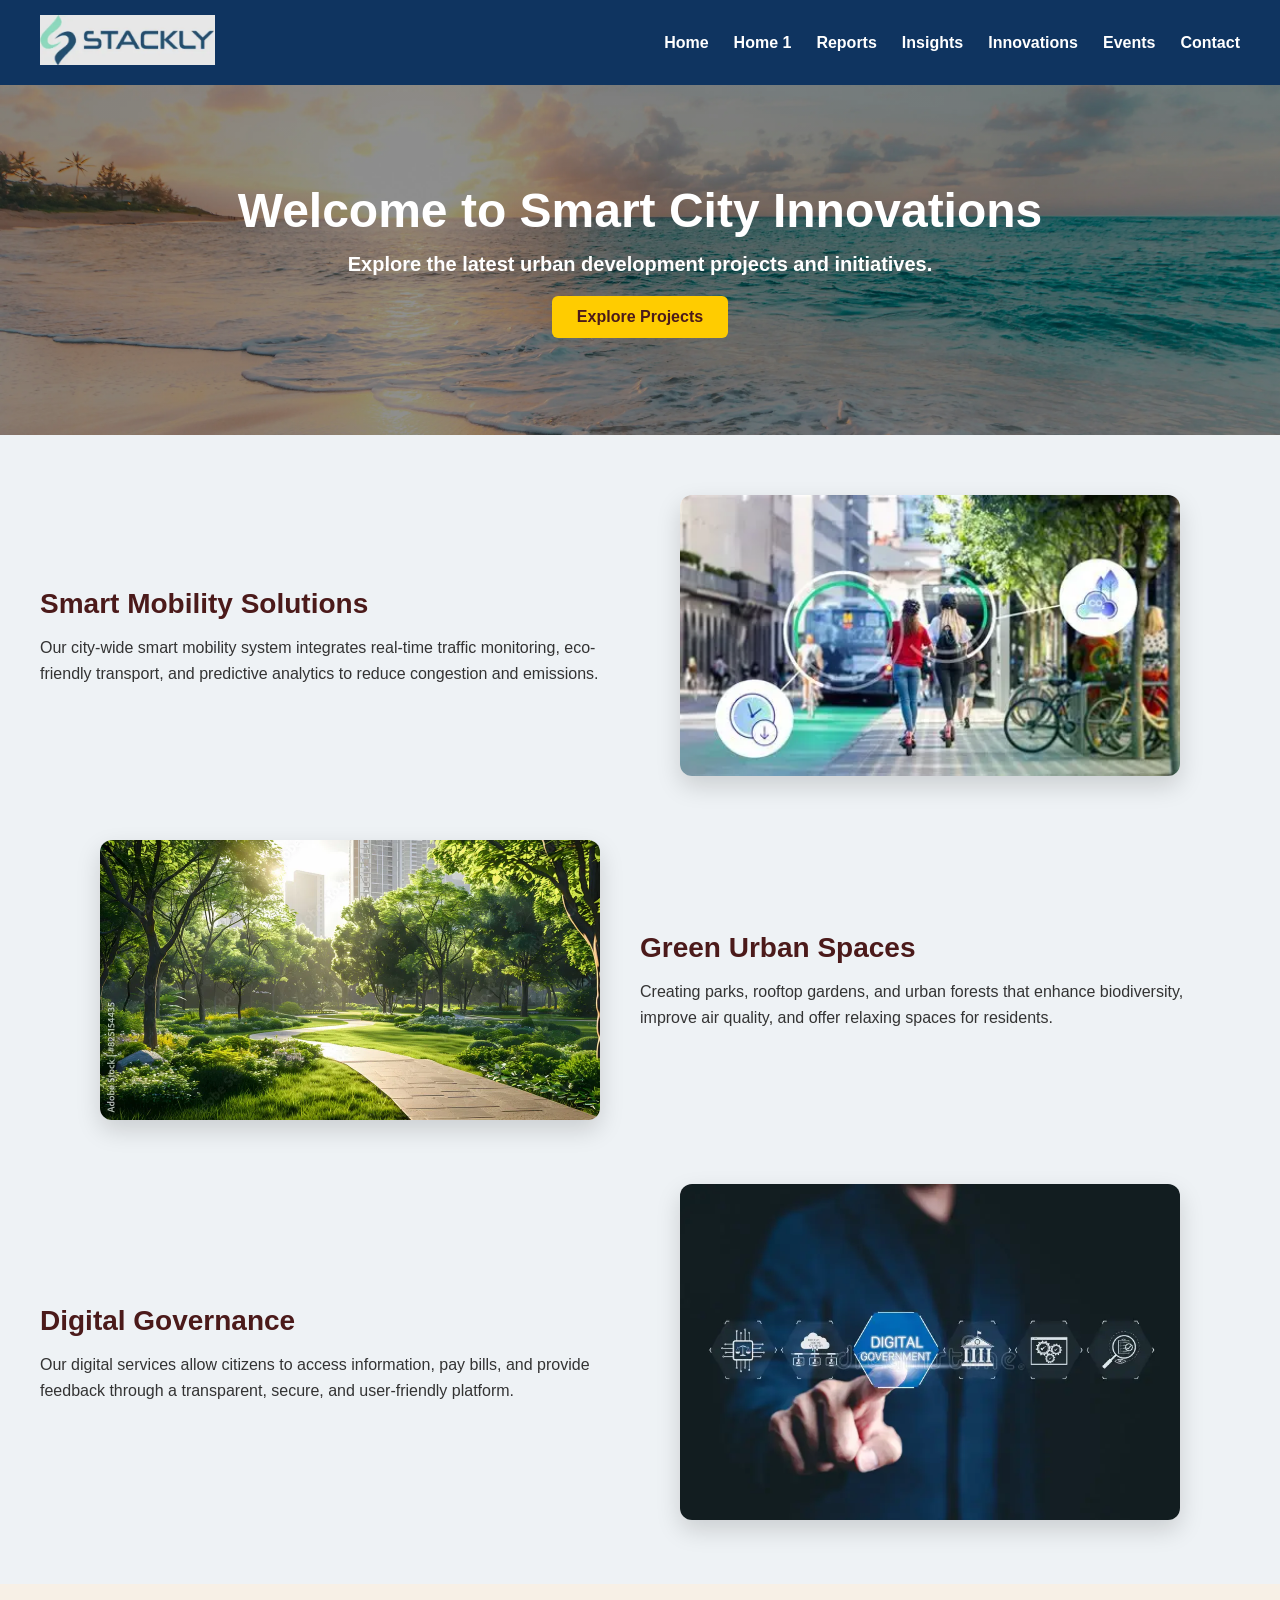
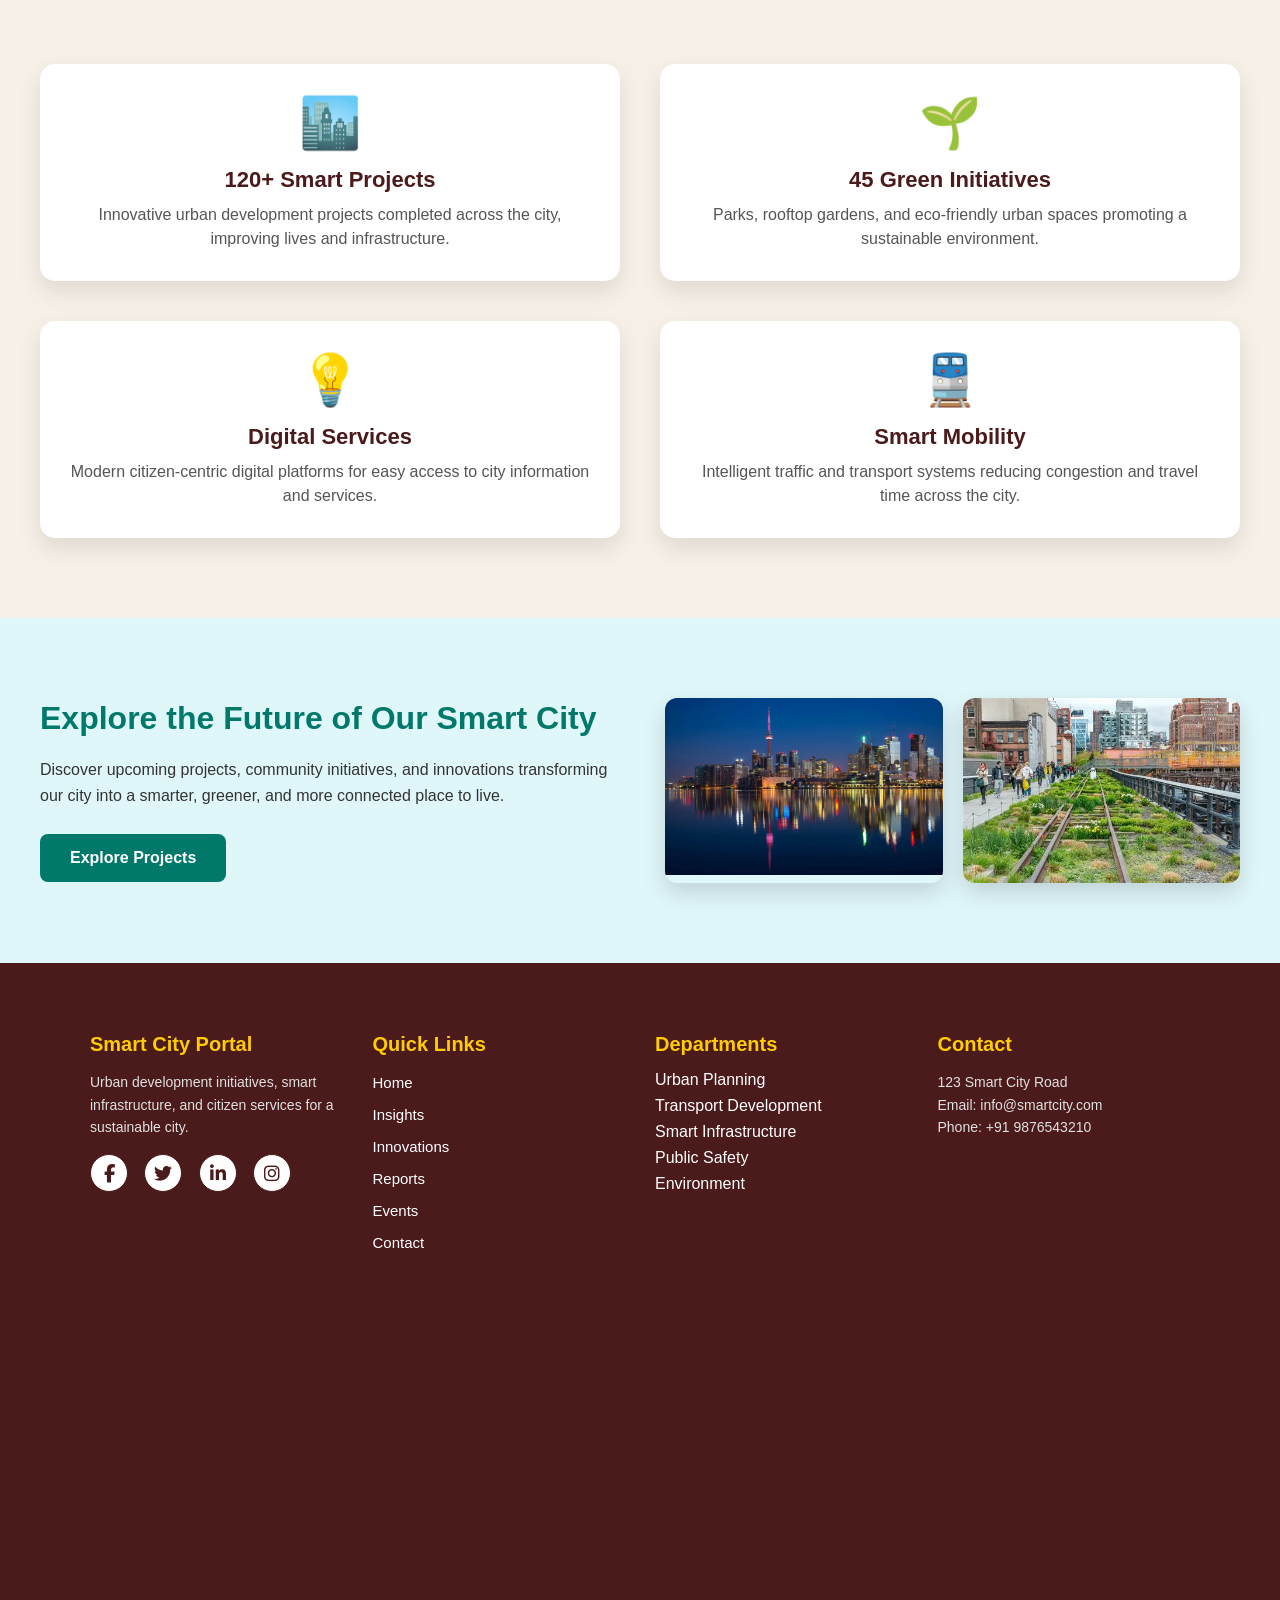
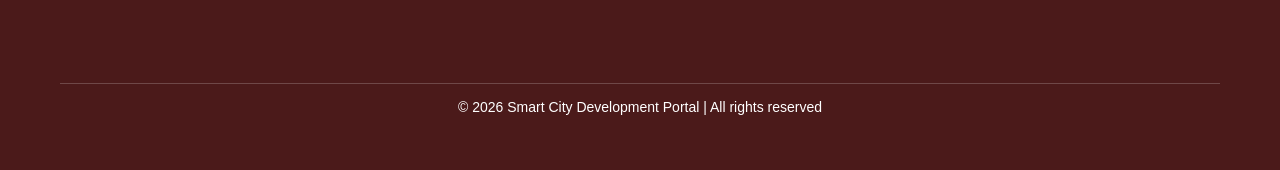
<file: home2.html>
<!DOCTYPE html>
<html lang="en">
<head>
  <meta charset="UTF-8">
  <meta name="viewport" content="width=device-width, initial-scale=1.0">
  <title>Home 2 - Smart City Portal</title>
  <!-- CSS -->
  <link rel="stylesheet" href="header.css">
<script src="header.js" defer></script>

   <link rel="stylesheet" href="footer.css">
  <link rel="stylesheet" href="style.css">
  <link rel="stylesheet" href="./news.css">
  <link rel="stylesheet" href="https://cdnjs.cloudflare.com/ajax/libs/font-awesome/6.5.0/css/all.min.css">
  <style>
    /* GLOBAL STYLES */
    * { margin:0; padding:0; box-sizing:border-box; font-family:"Poppins", sans-serif;}
    body { background:#f5f7fa; }

    a { text-decoration:none; color:white; }
    ul { list-style:none; }

    /* HEADER */
    .header {
      width:100%;
      padding:20px 40px;
      background:#4b1a1a;
      color:white;
      display:flex;
      justify-content:space-between;
      align-items:center;
      position:relative;
    }

    .header img { height:60px; }

    .nav-links {
      display:flex;
      gap:25px;
    }

    .dropdown { position:relative; }
    .dropdown-btn { display:flex; align-items:center; gap:5px; cursor:pointer; }

    .dropdown-content {
      display:none;
      position:absolute;
      top:38px;
      left:0;
      background:#4b1a1a;
      width:160px;
      border-radius:8px;
      padding:10px 0;
      z-index:999;
    }

    .dropdown-content li a {
      display:block;
      padding:10px 15px;
      color:white;
    }

    .dropdown-content li a:hover { background:#381111; }

    .menu-toggle { display:none; font-size:28px; cursor:pointer; }

    li a:hover { color:#ffcc00; }

    /* HERO */
    .hero {
      height:350px;
      background: linear-gradient(rgba(0,0,0,0.4), rgba(0,0,0,0.4)),
                  url('./images/17.webp') center/cover no-repeat;
      display:flex;
      flex-direction:column;
      justify-content:center;
      align-items:center;
      color:white;
      text-align:center;
      padding:0 20px;
      animation: fadeIn 1s ease-in-out;
    }

    .hero h1 { font-size:48px; margin-bottom:15px; }
    .hero p { font-size:20px; margin-bottom:20px; }
    .hero button {
      padding:12px 25px;
      background:#ffcc00;
      border:none;
      color:#4b1a1a;
      font-weight:bold;
      font-size:16px;
      border-radius:6px;
      cursor:pointer;
      transition:0.3s;
    }
    .hero button:hover { transform:scale(1.05); }

    @keyframes fadeIn { from {opacity:0;} to {opacity:1;} }

    /* FOOTER */
    .footer { background:#4b1a1a; padding-top:40px; color:white; }
    .footer-container { display:flex; justify-content:space-between; padding:30px; flex-wrap:wrap; }
    .footer-box h3 { margin-bottom:15px; font-size:20px; color:#ffcc00; }
    .footer-box p, .footer-box a { color:#e0e0e0; font-size:14px; line-height:1.6; }
    .footer-box ul { list-style:none; }
    .footer-box ul li { margin-bottom:8px; }
    .footer-box ul li a { text-decoration:none; transition:0.3s; }
    .footer-box ul li a:hover { color:#4b1a1a; }
    .footer-bottom { text-align:center; background:#4b1a1a; padding:15px 0; }
    .footer-social a {
      display:inline-block; margin-right:12px; font-size:18px; width:38px; height:38px;
      text-align:center; line-height:38px; border-radius:50%; background:white; color:#4b1a1a;
      border:1px solid #4b1a1a; transition:0.3s;
    }
    .footer-social a:hover { transform:translateY(-5px); }

    /* RESPONSIVE */
    @media(max-width:900px){
      .nav-links { display:none; flex-direction:column; background:#4b1a1a; position:absolute; top:70px; right:20px; width:200px; padding:20px; border-radius:10px; z-index:1000; }
      .menu-toggle { display:block; }
    }
    @media(max-width:500px){ .hero h1{ font-size:32px;} .hero p{ font-size:16px; } }
  </style>
</head>
<body>

 <header class="top-header">
  <a href="home2.html" class="site-logo">
   <img src="./images/white-logo.webp" class="logo">
  </a>
  <style>
.logo{
    height:50px;
    width:auto;
}
</style>
  <ul id="mainMenu" class="main-menu">
    <li><a href="index.html">Home </a></li>
    <li><a href="home1.html">Home 1</a></li>
    <li><a href="reports.html">Reports</a></li>
    <li><a href="insights.html">Insights</a></li>
    <li><a href="invocations.html">Innovations</a></li>
    <li><a href="events.html">Events</a></li>
    <li><a href="contact.html">Contact</a></li>
  </ul>
<div class="hamburger" onclick="openMenu()">
  <i class="fa-solid fa-bars"></i>
</div>
</header>
  <!-- HERO -->
  <section class="hero">
    <h1>Welcome to Smart City Innovations</h1>
    <p>Explore the latest urban development projects and initiatives.</p>
    <button onclick="window.location.href='projects.html'">Explore Projects</button>
  </section>


  <!-- ===== CREATIVE SECTION BELOW HERO ===== -->
<section class="innovation-section">
  <div class="innovation-container">

    <!-- ITEM 1 -->
    <div class="innovation-item">
      <div class="innovation-text">
        <h2>Smart Mobility Solutions</h2>
        <p>Our city-wide smart mobility system integrates real-time traffic monitoring, eco-friendly transport, and predictive analytics to reduce congestion and emissions.</p>
      </div>
      <div class="innovation-image">
        <img src="./images/18 (1).webp" alt="Smart Mobility">
      </div>
    </div>

    <!-- ITEM 2 -->
    <div class="innovation-item reverse">
      <div class="innovation-text">
        <h2>Green Urban Spaces</h2>
        <p>Creating parks, rooftop gardens, and urban forests that enhance biodiversity, improve air quality, and offer relaxing spaces for residents.</p>
      </div>
      <div class="innovation-image">
        <img src="./images/19.webp" alt="Green Spaces">
      </div>
    </div>

    <!-- ITEM 3 -->
    <div class="innovation-item">
      <div class="innovation-text">
        <h2>Digital Governance</h2>
        <p>Our digital services allow citizens to access information, pay bills, and provide feedback through a transparent, secure, and user-friendly platform.</p>
      </div>
      <div class="innovation-image">
        <img src="./images/20 (1).webp" alt="Digital Governance">
      </div>
    </div>

  </div>
</section>

<style>
.innovation-section {
  background:#eef2f5;
  padding:60px 20px;
}

.innovation-container {
  max-width:1200px;
  margin:0 auto;
  display:flex;
  flex-direction:column;
  gap:60px;
}

.innovation-item {
  display:flex;
  align-items:center;
  gap:40px;
  animation: slideInLeft 1s ease forwards;
}

.innovation-item.reverse { flex-direction: row-reverse; }

.innovation-text h2 { font-size:28px; color:#4b1a1a; margin-bottom:15px; }
.innovation-text p { font-size:16px; line-height:1.6; color:#333; }

.innovation-image img { width:500px; max-width:100%; border-radius:12px; box-shadow:0 10px 25px rgba(0,0,0,0.15); }

@keyframes slideInLeft {
  0% { opacity:0; transform:translateX(-50px); }
  100% { opacity:1; transform:translateX(0); }
}

@media(max-width:900px){
  .innovation-item { flex-direction:column; text-align:center; }
  .innovation-item.reverse { flex-direction:column; }
  .innovation-image img { width:100%; }
}
</style>

  <!-- ===== HIGHLIGHTS SECTION ===== -->
<section class="highlights-section">
  <div class="highlights-container">

    <div class="highlight-item">
      <div class="highlight-icon">🏙️</div>
      <h3>120+ Smart Projects</h3>
      <p>Innovative urban development projects completed across the city, improving lives and infrastructure.</p>
    </div>

    <div class="highlight-item">
      <div class="highlight-icon">🌱</div>
      <h3>45 Green Initiatives</h3>
      <p>Parks, rooftop gardens, and eco-friendly urban spaces promoting a sustainable environment.</p>
    </div>

    <div class="highlight-item">
      <div class="highlight-icon">💡</div>
      <h3>Digital Services</h3>
      <p>Modern citizen-centric digital platforms for easy access to city information and services.</p>
    </div>

    <div class="highlight-item">
      <div class="highlight-icon">🚆</div>
      <h3>Smart Mobility</h3>
      <p>Intelligent traffic and transport systems reducing congestion and travel time across the city.</p>
    </div>

  </div>
</section>

<style>
/* ===== HIGHLIGHTS SECTION ===== */
.highlights-section {
  background: #f7f0e6; /* Different light color */
  padding: 80px 20px;
}

.highlights-container {
  max-width: 1200px;
  margin: 0 auto;
  display: flex;
  flex-wrap: wrap;
  gap: 40px;
  justify-content: space-between;
}

.highlight-item {
  flex: 1 1 45%;
  background: white;
  border-radius: 15px;
  padding: 30px;
  text-align: center;
  box-shadow: 0 10px 25px rgba(0,0,0,0.1);
  transition: transform 0.3s, box-shadow 0.3s;
}

.highlight-item:hover {
  transform: translateY(-10px);
  box-shadow: 0 15px 30px rgba(0,0,0,0.2);
}

.highlight-icon {
  font-size: 50px;
  margin-bottom: 15px;
}

.highlight-item h3 {
  font-size: 22px;
  color: #4b1a1a;
  margin-bottom: 10px;
}

.highlight-item p {
  font-size: 16px;
  color: #555;
  line-height: 1.5;
}

/* RESPONSIVE */
@media(max-width:900px){
  .highlight-item { flex: 1 1 100%; }
}
</style>


<!-- ===== CITY SHOWCASE / CALL-TO-ACTION SECTION ===== -->
<section class="cta-section">
  <div class="cta-container">
    
    <div class="cta-left">
      <h2>Explore the Future of Our Smart City</h2>
      <p>Discover upcoming projects, community initiatives, and innovations transforming our city into a smarter, greener, and more connected place to live.</p>
      <a href="projects.html" class="cta-btn">Explore Projects</a>
    </div>
    
    <div class="cta-right">
      <div class="cta-image-wrapper">
        <img src="./images/21.webp" alt="City Skyline">
      </div>
      <div class="cta-image-wrapper">
        <img src="./images/22.webp
        " alt="Urban Innovation">
      </div>
    </div>

  </div>
</section>

<style>
/* ===== CTA SECTION ===== */
.cta-section {
  background: #e0f7fa; /* Fresh light color */
  padding: 80px 20px;
}

.cta-container {
  max-width: 1200px;
  margin: 0 auto;
  display: flex;
  gap: 50px;
  align-items: center;
  flex-wrap: wrap;
}

.cta-left {
  flex: 1 1 45%;
}

.cta-left h2 {
  font-size: 32px;
  color: #00796b;
  margin-bottom: 20px;
}

.cta-left p {
  font-size: 16px;
  color: #333;
  line-height: 1.6;
  margin-bottom: 25px;
}

.cta-btn {
  display: inline-block;
  background: #00796b;
  color: white;
  padding: 15px 30px;
  border-radius: 8px;
  font-weight: bold;
  text-decoration: none;
  transition: background 0.3s, transform 0.3s;
}

.cta-btn:hover {
  background: #004d40;
  transform: translateY(-3px);
}

.cta-right {
  flex: 1 1 45%;
  display: flex;
  gap: 20px;
  flex-wrap: wrap;
}

.cta-image-wrapper {
  flex: 1 1 48%;
  overflow: hidden;
  border-radius: 12px;
  box-shadow: 0 10px 25px rgba(0,0,0,0.15);
  transition: transform 0.3s;
}

.cta-image-wrapper img {
  width: 100%;
  display: block;
}

.cta-image-wrapper:hover {
  transform: scale(1.05);
}

/* RESPONSIVE */
@media(max-width:900px){
  .cta-container { flex-direction: column; text-align: center; }
  .cta-left, .cta-right { flex: 1 1 100%; }
  .cta-right { display: flex; justify-content: center; }
  .cta-image-wrapper { flex: 1 1 45%; margin-bottom: 15px; }
}
</style>
<footer class="footer">

<div class="footer-container">

<div class="footer-box">
<h3>Smart City Portal</h3>
<p>
Urban development initiatives, smart infrastructure,
and citizen services for a sustainable city.
</p>
<div class="footer-social">

<a href="404.html"><i class="fa-brands fa-facebook-f"></i></a>

<a href="404.html"><i class="fa-brands fa-twitter"></i></a>

<a href="404.html"><i class="fa-brands fa-linkedin-in"></i></a>

<a href="404.html"><i class="fa-brands fa-instagram"></i></a>

</div>
</div>


<div class="footer-box">
<h3>Quick Links</h3>
<ul>
<li><a href="home2.html">Home</a></li>
<li><a href="insights.html">Insights</a></li>
<li><a href="innovations.html">Innovations</a></li>
<li><a href="reports.html">Reports</a></li>
<li><a href="events.html">Events</a></li>
<li><a href="contact.html">Contact</a></li>
</ul>
</div>


<div class="footer-box">
<h3>Departments</h3>
<ul>
<li>Urban Planning</li>
<li>Transport Development</li>
<li>Smart Infrastructure</li>
<li>Public Safety</li>
<li>Environment</li>
</ul>
</div>


<div class="footer-box">
<h3>Contact</h3>
<p>123 Smart City Road</p>
<p>Email: info@smartcity.com</p>
<p>Phone: +91 9876543210</p>
</div>

</div>
<div class="map-container">
    <iframe 
    src="https://maps.google.com/maps?q=Hyderabad%20India&output=embed">
    </iframe>
</div>
<div class="footer-bottom">
© 2026 Smart City Development Portal | All rights reserved
</div>

</footer>
<!-- FOOTER END -->



<script>
function openMenu(){
  document.querySelector(".nav-links").classList.toggle("show");
}

/* MOBILE DROPDOWN FIX */
document.querySelectorAll(".dropdown-btn").forEach(item=>{
  item.addEventListener("click",function(e){
    if(window.innerWidth <= 900){
      e.preventDefault();
      e.stopPropagation();   // ⭐ prevents instant close
      this.parentElement.classList.toggle("active");
    }
  });
});

/* PREVENT MENU CLOSE WHEN CLICK INSIDE */
document.querySelectorAll(".dropdown-content").forEach(menu=>{
  menu.addEventListener("click",function(e){
    e.stopPropagation();
  });
});
</script>
</body>
</html>
</file>
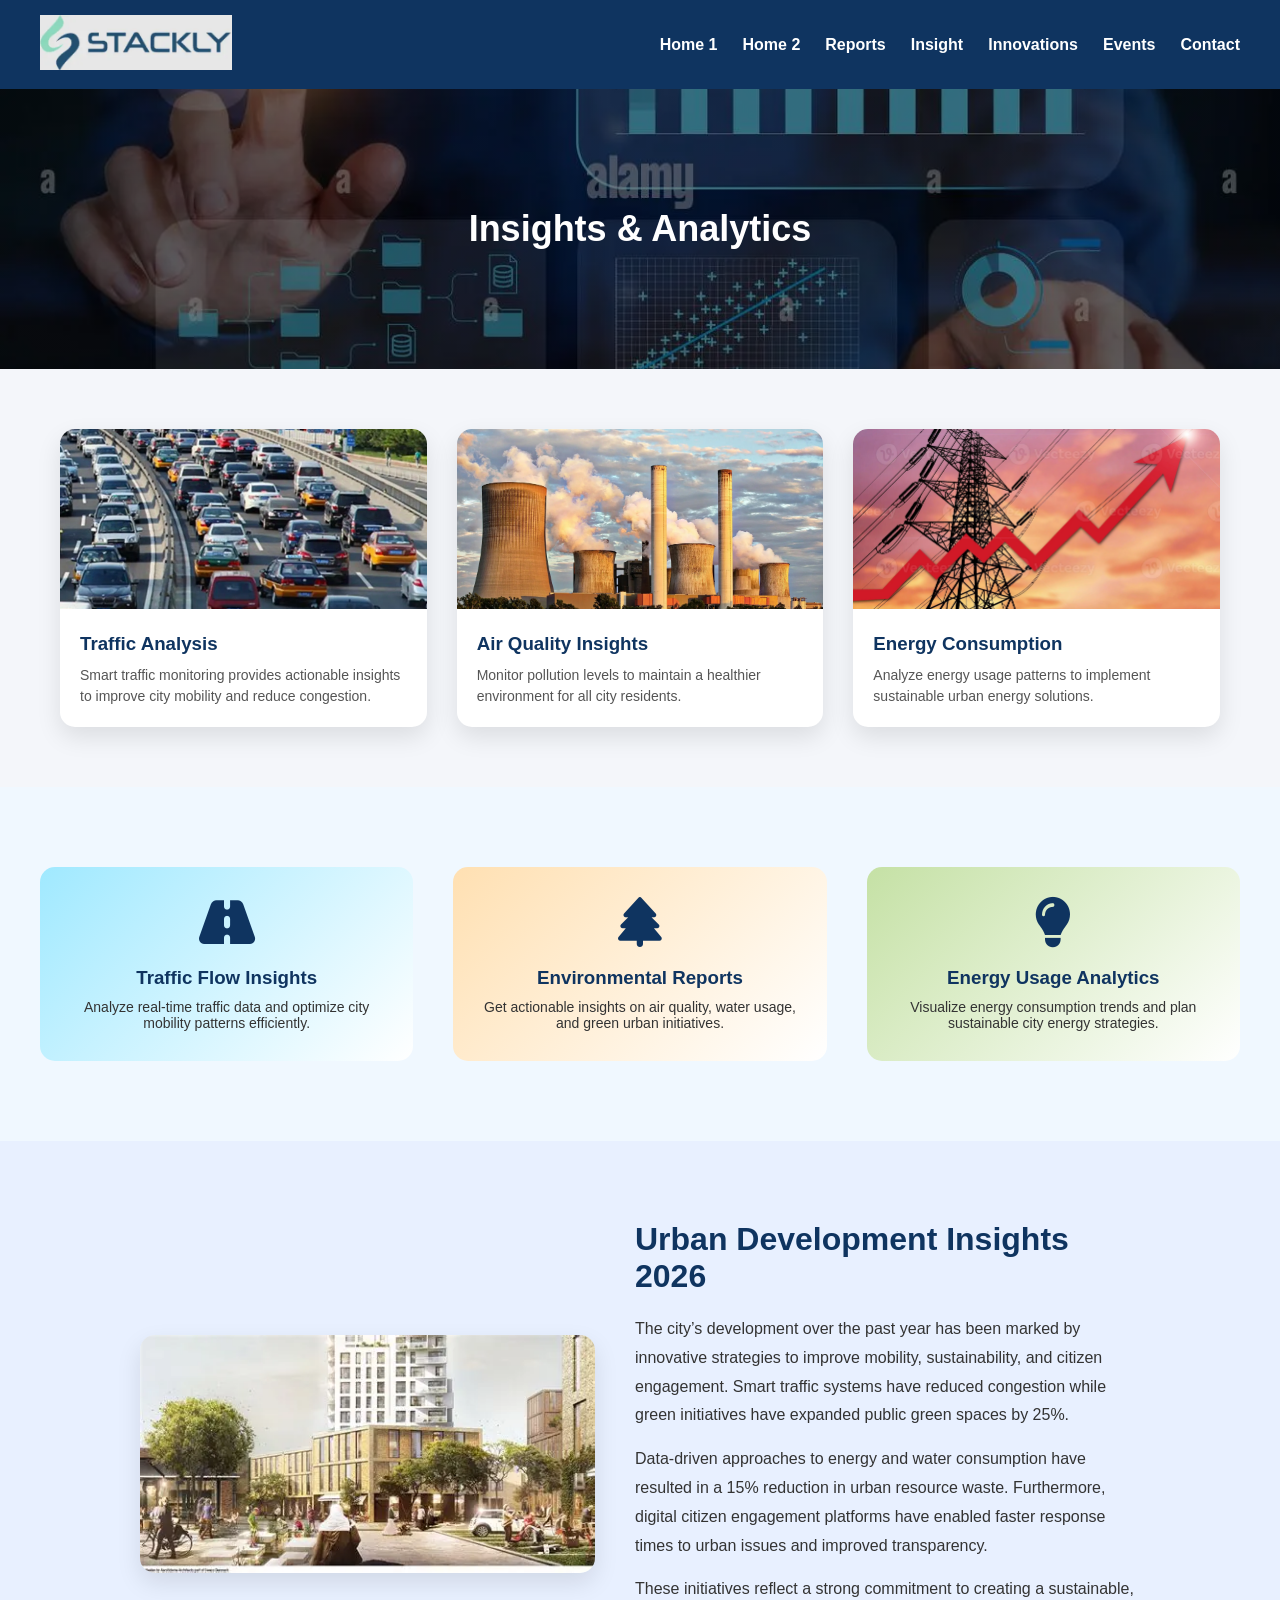
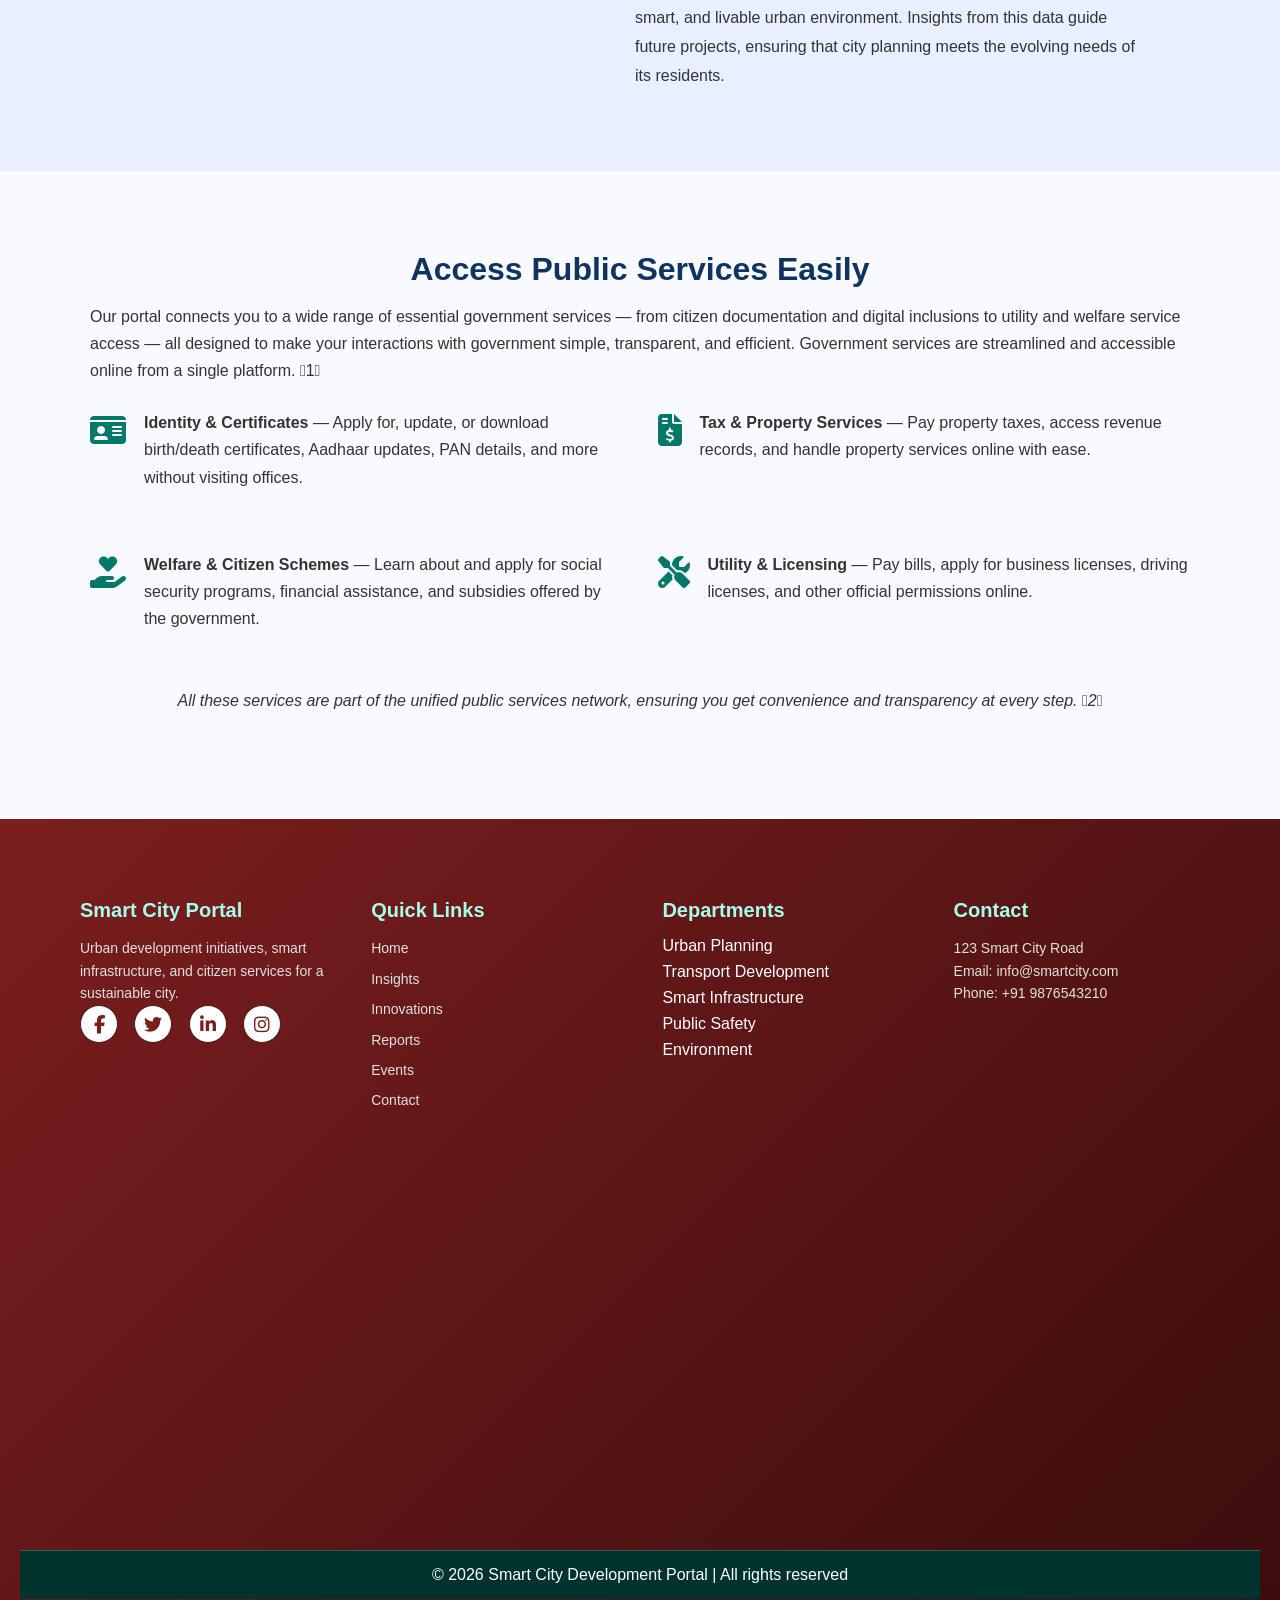
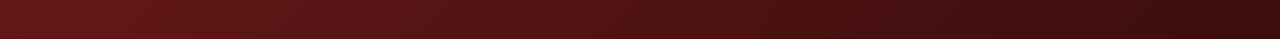
<file: insights.html>
<!DOCTYPE html>
<html lang="en">
<head>

  <link rel="stylesheet" href="header.css">
<script src="header.js" defer></script>
 <link rel="stylesheet" href="./news.css">

  <link rel="stylesheet" href="footer.css">
  <link rel="stylesheet"
href="https://cdnjs.cloudflare.com/ajax/libs/font-awesome/6.5.0/css/all.min.css">
  <meta charset="UTF-8">
  <meta name="viewport" content="width=device-width, initial-scale=1.0">

  <link rel="stylesheet" href="./header.css">
  <title>Insights - Urban Development Portal</title>
  <link rel="stylesheet" href="https://cdnjs.cloudflare.com/ajax/libs/font-awesome/6.5.0/css/all.min.css">
  <style>
    /* ===== GLOBAL ===== */
    * { margin:0; padding:0; box-sizing:border-box; font-family:"Poppins",sans-serif; }
    body { background:#f4f6fa; color:#333; }
    a { text-decoration:none; color:inherit; }
    ul { list-style:none; }

    /* ===== HEADER ===== */
    header {
      display:flex; justify-content:space-between; align-items:center;
      padding:18px 40px; background:#0f3460; color:white;
    }
    header img { height:60px; }
    nav a { margin:0 15px; font-weight:bold; color:white; transition:0.3s; }
    nav a:hover { color:#ffcc00; }
    .menu-toggle { display:none; font-size:28px; cursor:pointer; }

    /* ===== HERO ===== */
    .hero {
      height:280px;
      background:linear-gradient(rgba(0,0,0,0.5),rgba(0,0,0,0.5)),
                 url('./images/29.webp');
      background-size:cover; background-position:center;
      display:flex; align-items:center; justify-content:center;
      color:white; font-size:36px; font-weight:bold; text-align:center;
    }

    /* ===== INSIGHTS CARDS ===== */
    .insights-section { padding:60px 20px; max-width:1200px; margin:0 auto; }
    .insights-grid { display:flex; gap:30px; flex-wrap:wrap; justify-content:center; }

    .insight-card {
      flex:1 1 30%;
      background:white; border-radius:15px; overflow:hidden;
      box-shadow:0 10px 25px rgba(0,0,0,0.1); transition:transform 0.3s;
      min-width:280px;
    }
    .insight-card:hover { transform:translateY(-10px); }
    .insight-card img { width:100%; height:180px; object-fit:cover; }
    .insight-card-content { padding:20px; }
    .insight-card-content h3 { color:#0f3460; margin-bottom:10px; }
    .insight-card-content p { font-size:14px; line-height:1.5; color:#555; }

    /* ===== FOOTER ===== */
    footer { background:#004d40; color:white; padding:40px 20px; }
    .footer-container { display:flex; justify-content:space-between; flex-wrap:wrap; max-width:1200px; margin:0 auto; gap:30px; }
    .footer-box h3 { font-size:20px; margin-bottom:15px; color:#a7ffeb; }
    .footer-box p, .footer-box a { font-size:14px; color:#e0f2f1; line-height:1.6; }
    .footer-box ul li { margin-bottom:8px; }
    .footer-box ul li a:hover { color:#a7ffeb; }
    .footer-social a { display:inline-block; margin-right:12px; width:38px; height:38px; line-height:38px; border-radius:50%; background:#a7ffeb; color:#004d40; text-align:center; transition:0.3s; }
    .footer-social a:hover { background:#004d40; color:#a7ffeb; transform:translateY(-5px); }
    .footer-bottom { text-align:center; background:#00332e; padding:15px 0; margin-top:20px; }

    /* ===== RESPONSIVE ===== */
    @media(max-width:900px){ 
      .menu-toggle { display:block; } 
      nav { display:none; } 
      .insights-grid { flex-direction:column; align-items:center; } 
      .insight-card { flex:1 1 80%; } 
    }
  </style>
</head>
<body>

  <!-- HEADER -->
  <header class="top-header">

  <a href="insights.html">
    <img src="./images/white-logo.webp" class="site-logo">
  </a>

  <ul class="main-menu" id="mainMenu">
    <li><a href="home1.html">Home 1</a></li>
    <li><a href="home2.html">Home 2</a></li>
    <li><a href="reports.html">Reports</a></li>
    <li><a href="insight.html">Insight</a></li>
    <li><a href="invocations.html">Innovations</a></li>
    <li><a href="events.html">Events</a></li>
    <li><a href="contact.html">Contact</a></li>
  </ul>
<div class="hamburger" onclick="openMenu()">
  <i class="fa-solid fa-bars"></i>
</div>

</header>
  <!-- HERO -->
  <div class="hero">Insights & Analytics</div>

  <!-- INSIGHTS CARDS -->
  <section class="insights-section">
    <div class="insights-grid">
      <div class="insight-card">
        <img src="./images/dataset-card (3).webp">
        <div class="insight-card-content">
          <h3>Traffic Analysis</h3>
          <p>Smart traffic monitoring provides actionable insights to improve city mobility and reduce congestion.</p>
        </div>
      </div>

      <div class="insight-card">
        <img src="./images/30.webp" alt="Air Quality">
        <div class="insight-card-content">
          <h3>Air Quality Insights</h3>
          <p>Monitor pollution levels to maintain a healthier environment for all city residents.</p>
        </div>
      </div>

      <div class="insight-card">
        <img src="./images/31.webp" alt="Energy Usage">
        <div class="insight-card-content">
          <h3>Energy Consumption</h3>
          <p>Analyze energy usage patterns to implement sustainable urban energy solutions.</p>
        </div>
      </div>
    </div>
  </section>



  <!-- ===== INSIGHTS HIGHLIGHTS SECTION ===== -->
<section class="insights-highlights" style="background:#f0f8ff; padding:80px 20px;">
  <div style="max-width:1200px; margin:0 auto; display:flex; flex-wrap:wrap; gap:40px; justify-content:space-between;">

    <!-- Highlight 1 -->
    <div style="flex:1 1 30%; text-align:center; padding:30px; border-radius:15px; background:linear-gradient(135deg, #a0e9ff, #ffffff); transition:transform 0.4s; cursor:pointer;">
      <i class="fa-solid fa-road" style="font-size:50px; color:#0f3460; margin-bottom:20px;"></i>
      <h3 style="color:#0f3460; margin-bottom:10px;">Traffic Flow Insights</h3>
      <p style="font-size:14px; color:#333;">Analyze real-time traffic data and optimize city mobility patterns efficiently.</p>
    </div>

    <!-- Highlight 2 -->
    <div style="flex:1 1 30%; text-align:center; padding:30px; border-radius:15px; background:linear-gradient(135deg, #ffe0b2, #ffffff); transition:transform 0.4s; cursor:pointer;">
      <i class="fa-solid fa-tree" style="font-size:50px; color:#0f3460; margin-bottom:20px;"></i>
      <h3 style="color:#0f3460; margin-bottom:10px;">Environmental Reports</h3>
      <p style="font-size:14px; color:#333;">Get actionable insights on air quality, water usage, and green urban initiatives.</p>
    </div>

    <!-- Highlight 3 -->
    <div style="flex:1 1 30%; text-align:center; padding:30px; border-radius:15px; background:linear-gradient(135deg, #c5e1a5, #ffffff); transition:transform 0.4s; cursor:pointer;">
      <i class="fa-solid fa-lightbulb" style="font-size:50px; color:#0f3460; margin-bottom:20px;"></i>
      <h3 style="color:#0f3460; margin-bottom:10px;">Energy Usage Analytics</h3>
      <p style="font-size:14px; color:#333;">Visualize energy consumption trends and plan sustainable city energy strategies.</p>
    </div>

  </div>
</section>

<!-- ===== ANIMATION ===== -->
<style>
  .insights-highlights div:hover {
    transform: translateY(-10px) scale(1.03);
  }
  @media (max-width:900px) {
    .insights-highlights div { flex:1 1 100%; }
  }
</style>

<!-- ===== INSIGHT REPORT SECTION ===== -->
<section class="insight-report" style="background:#e8f0ff; padding:80px 20px;">
  <div style="max-width:1000px; margin:0 auto; display:flex; flex-wrap:wrap; gap:40px; align-items:center;">

    <!-- Left side: image or illustration -->
    <div style="flex:1 1 45%;">
      <img src="./images/32.webp" 
           alt="Urban Insight" style="width:100%; border-radius:15px; box-shadow:0 10px 25px rgba(0,0,0,0.1);">
    </div>

    <!-- Right side: text -->
    <div style="flex:1 1 50%; text-align:left;">
      <h2 style="color:#0f3460; font-size:32px; margin-bottom:20px;">Urban Development Insights 2026</h2>
      <p style="font-size:16px; line-height:1.8; color:#333; margin-bottom:15px;">
        The city’s development over the past year has been marked by innovative strategies to improve mobility, sustainability, and citizen engagement. Smart traffic systems have reduced congestion while green initiatives have expanded public green spaces by 25%.
      </p>
      <p style="font-size:16px; line-height:1.8; color:#333; margin-bottom:15px;">
        Data-driven approaches to energy and water consumption have resulted in a 15% reduction in urban resource waste. Furthermore, digital citizen engagement platforms have enabled faster response times to urban issues and improved transparency.
      </p>
      <p style="font-size:16px; line-height:1.8; color:#333;">
        These initiatives reflect a strong commitment to creating a sustainable, smart, and livable urban environment. Insights from this data guide future projects, ensuring that city planning meets the evolving needs of its residents.
      </p>
    </div>

  </div>
</section>

<!-- ===== RESPONSIVE ===== -->
<style>
  @media(max-width:900px){
    .insight-report div { flex:1 1 100%; }
    .insight-report img { margin-bottom:30px; }
    .insight-report h2 { text-align:center; }
    .insight-report p { text-align:center; }
  }
</style>


<!-- ===== GOVERNMENT SERVICES SECTION ===== -->
<section class="gov-services-section">
  <div class="gov-services-container">
    <h2>Access Public Services Easily</h2>
    <p>
      Our portal connects you to a wide range of essential government services — from citizen documentation and digital inclusions to utility and welfare service access — all designed to make your interactions with government simple, transparent, and efficient.
      Government services are streamlined and accessible online from a single platform. 1
    </p>

    <div class="gov-services-list">
      <div class="gov-service-text">
        <i class="fa-solid fa-id-card"></i>
        <p><strong>Identity & Certificates</strong> — Apply for, update, or download birth/death certificates, Aadhaar updates, PAN details, and more without visiting offices.</p>
      </div>

      <div class="gov-service-text">
        <i class="fa-solid fa-file-invoice-dollar"></i>
        <p><strong>Tax & Property Services</strong> — Pay property taxes, access revenue records, and handle property services online with ease.</p>
      </div>

      <div class="gov-service-text">
        <i class="fa-solid fa-hand-holding-heart"></i>
        <p><strong>Welfare & Citizen Schemes</strong> — Learn about and apply for social security programs, financial assistance, and subsidies offered by the government.</p>
      </div>

      <div class="gov-service-text">
        <i class="fa-solid fa-screwdriver-wrench"></i>
        <p><strong>Utility & Licensing</strong> — Pay bills, apply for business licenses, driving licenses, and other official permissions online.</p>
      </div>
    </div>

    <p class="gov-services-note">
      All these services are part of the unified public services network, ensuring you get convenience and transparency at every step. 2
    </p>
  </div>
</section>

<style>
/* ===== GOVERNMENT SERVICES SECTION ===== */
.gov-services-section {
  background: #f8faff;
  padding: 80px 20px;
}

.gov-services-container {
  max-width: 1100px;
  margin: auto;
  text-align: left;
}

.gov-services-section h2 {
  font-size: 32px;
  color: #0f3460;
  margin-bottom: 15px;
  text-align: center;
}

.gov-services-section p {
  font-size: 16px;
  line-height: 1.7;
  color: #333;
  margin-bottom: 25px;
}

.gov-services-list {
  display: flex;
  flex-direction: column;
  gap: 25px;
  margin-top: 20px;
}

.gov-service-text {
  display: flex;
  align-items: flex-start;
  gap: 18px;
}

.gov-service-text i {
  font-size: 32px;
  color: #00796b;
  margin-top: 5px;
}

.gov-services-note {
  margin-top: 30px;
  font-style: italic;
  text-align: center;
  color: #555;
}

/* Responsive */
@media (min-width: 768px) {
  .gov-services-list {
    flex-direction: row;
    flex-wrap: wrap;
    gap: 35px;
  }
  .gov-service-text {
    flex: 1 1 calc(50% - 30px);
  }
}
</style>
  <!-- ===== FOOTER (Insights style) ===== -->

<script>
function openMenu(){
document.getElementById("mainMenu").classList.toggle("show");
}
</script>


<style>

.footer{
background:linear-gradient(135deg,#7b1e1e,#3b0d0d);
color:white;
padding-top:40px;
font-family:Arial;
}

.footer-container{
display:flex;
justify-content:space-between;
flex-wrap:wrap;
padding:40px;
}

.footer-box{
width:22%;
}

.footer-box h3{
margin-bottom:15px;
}

.footer-box p,
.footer-box a{
color:#e0e0e0;
font-size:14px;
line-height:1.6;
text-decoration:none;
}

.footer-box ul{
list-style:none;
padding:0;
}

.footer-box ul li{
margin-bottom:8px;
}

.footer-social a{
display:inline-block;
margin-right:12px;
font-size:18px;
width:38px;
height:38px;
text-align:center;
line-height:38px;
border-radius:50%;
background:white;
color:#7b1e1e;
transition:0.3s;
}

.footer-social a:hover{
transform:translateY(-5px);
}

.footer-bottom{
text-align:center;
padding:15px 0;
border-top:1px solid rgba(255,255,255,0.2);
margin-top:20px;
}

@media(max-width:900px){
.footer-box{
width:45%;
margin-bottom:25px;
}
}

@media(max-width:500px){
.footer-box{
width:100%;
}
}

</style>


<footer class="footer">

<div class="footer-container">

<div class="footer-box">
<h3>Smart City Portal</h3>
<p>
Urban development initiatives, smart infrastructure,
and citizen services for a sustainable city.
</p>

<div class="footer-social">

<a href="404.html"><i class="fa-brands fa-facebook-f"></i></a>

<a href="404.html"><i class="fa-brands fa-twitter"></i></a>

<a href="404.html"><i class="fa-brands fa-linkedin-in"></i></a>

<a href="404.html"><i class="fa-brands fa-instagram"></i></a>

</div>
</div>


<div class="footer-box">
<h3>Quick Links</h3>
<ul>
<li><a href="home2.html">Home</a></li>
<li><a href="insights.html">Insights</a></li>
<li><a href="innovations.html">Innovations</a></li>
<li><a href="reports.html">Reports</a></li>
<li><a href="events.html">Events</a></li>
<li><a href="contact.html">Contact</a></li>
</ul>
</div>


<div class="footer-box">
<h3>Departments</h3>
<ul>
<li>Urban Planning</li>
<li>Transport Development</li>
<li>Smart Infrastructure</li>
<li>Public Safety</li>
<li>Environment</li>
</ul>
</div>


<div class="footer-box">
<h3>Contact</h3>
<p>123 Smart City Road</p>
<p>Email: info@smartcity.com</p>
<p>Phone: +91 9876543210</p>
</div>

</div>
<div class="map-container">
    <iframe 
    src="https://maps.google.com/maps?q=Hyderabad%20India&output=embed">
    </iframe>
</div>
<div class="footer-bottom">
© 2026 Smart City Development Portal | All rights reserved
</div>

</footer>
<script>
function openMenu(){
  document.querySelector(".nav-links").classList.toggle("show");
}

/* MOBILE DROPDOWN FIX */
document.querySelectorAll(".dropdown-btn").forEach(item=>{
  item.addEventListener("click",function(e){
    if(window.innerWidth <= 900){
      e.preventDefault();
      e.stopPropagation();   // ⭐ prevents instant close
      this.parentElement.classList.toggle("active");
    }
  });
});

/* PREVENT MENU CLOSE WHEN CLICK INSIDE */
document.querySelectorAll(".dropdown-content").forEach(menu=>{
  menu.addEventListener("click",function(e){
    e.stopPropagation();
  });
});
</script>
</body>
</html>
</file>
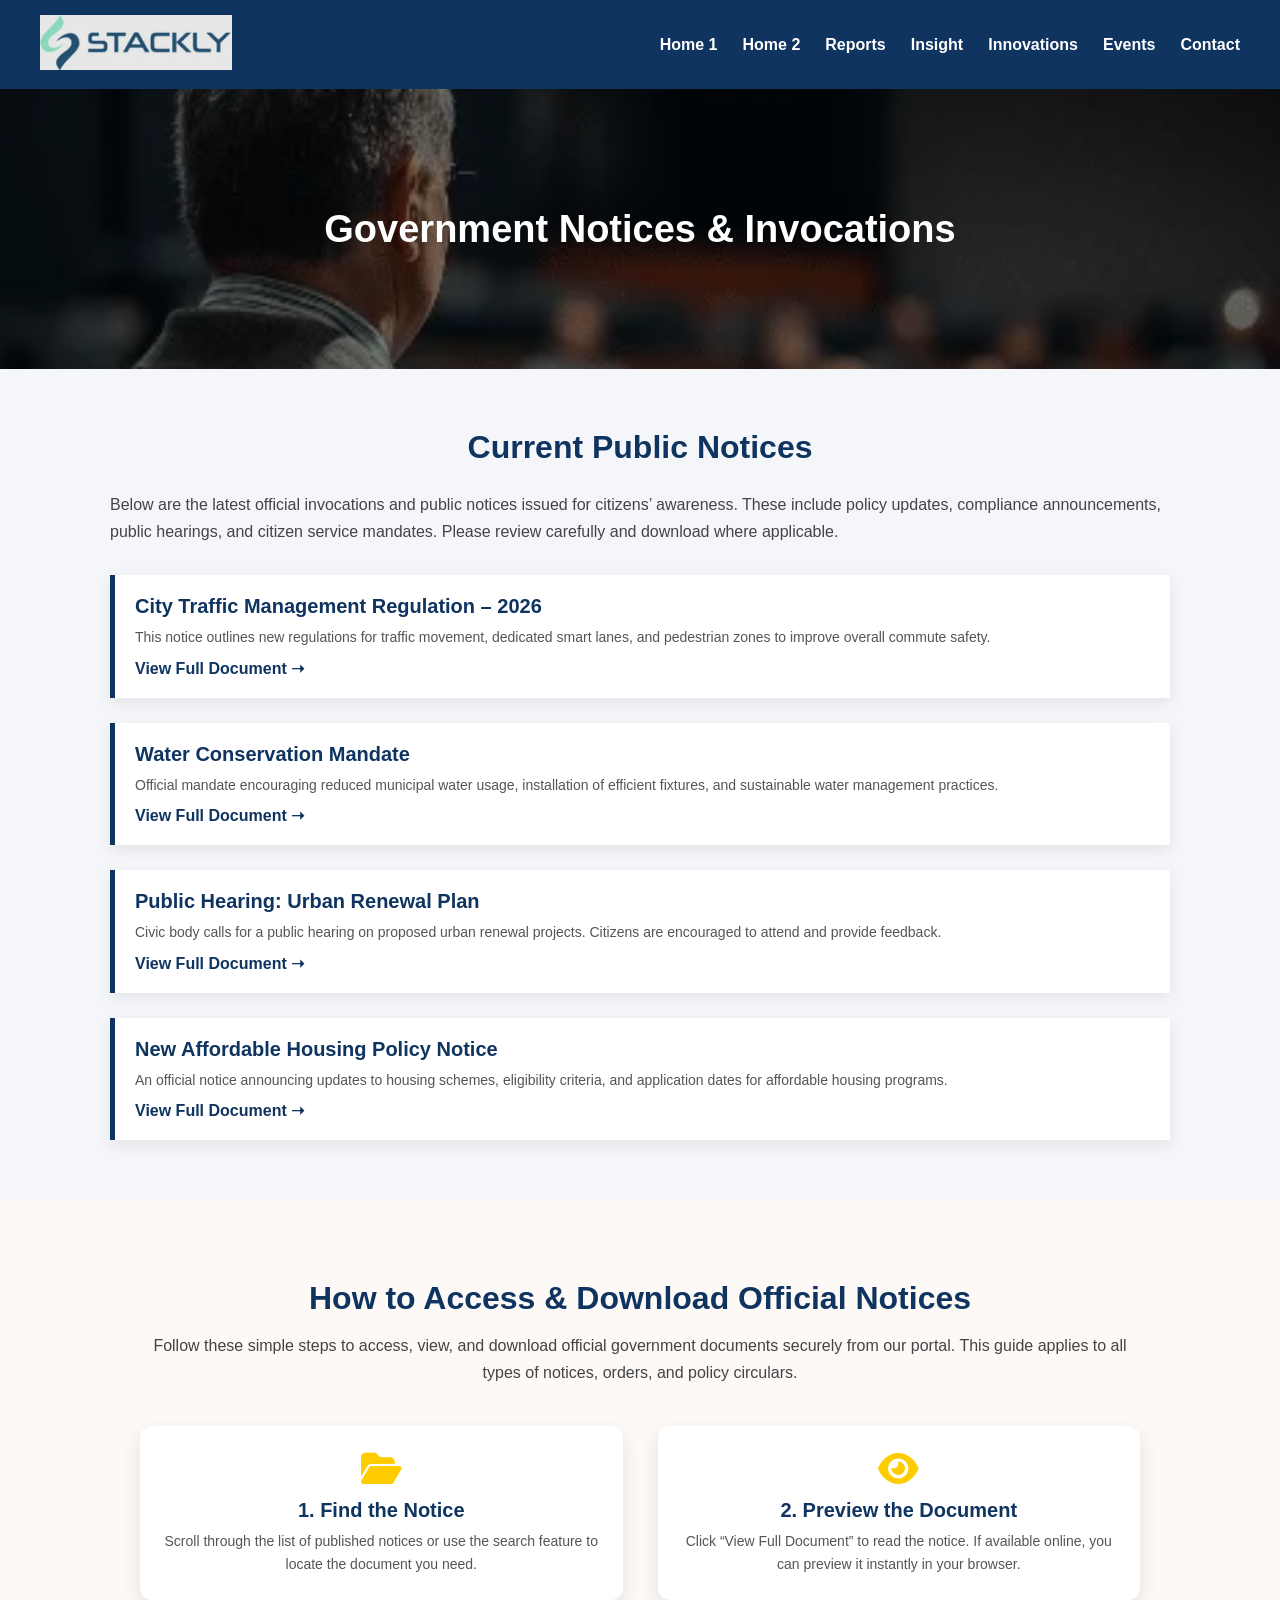
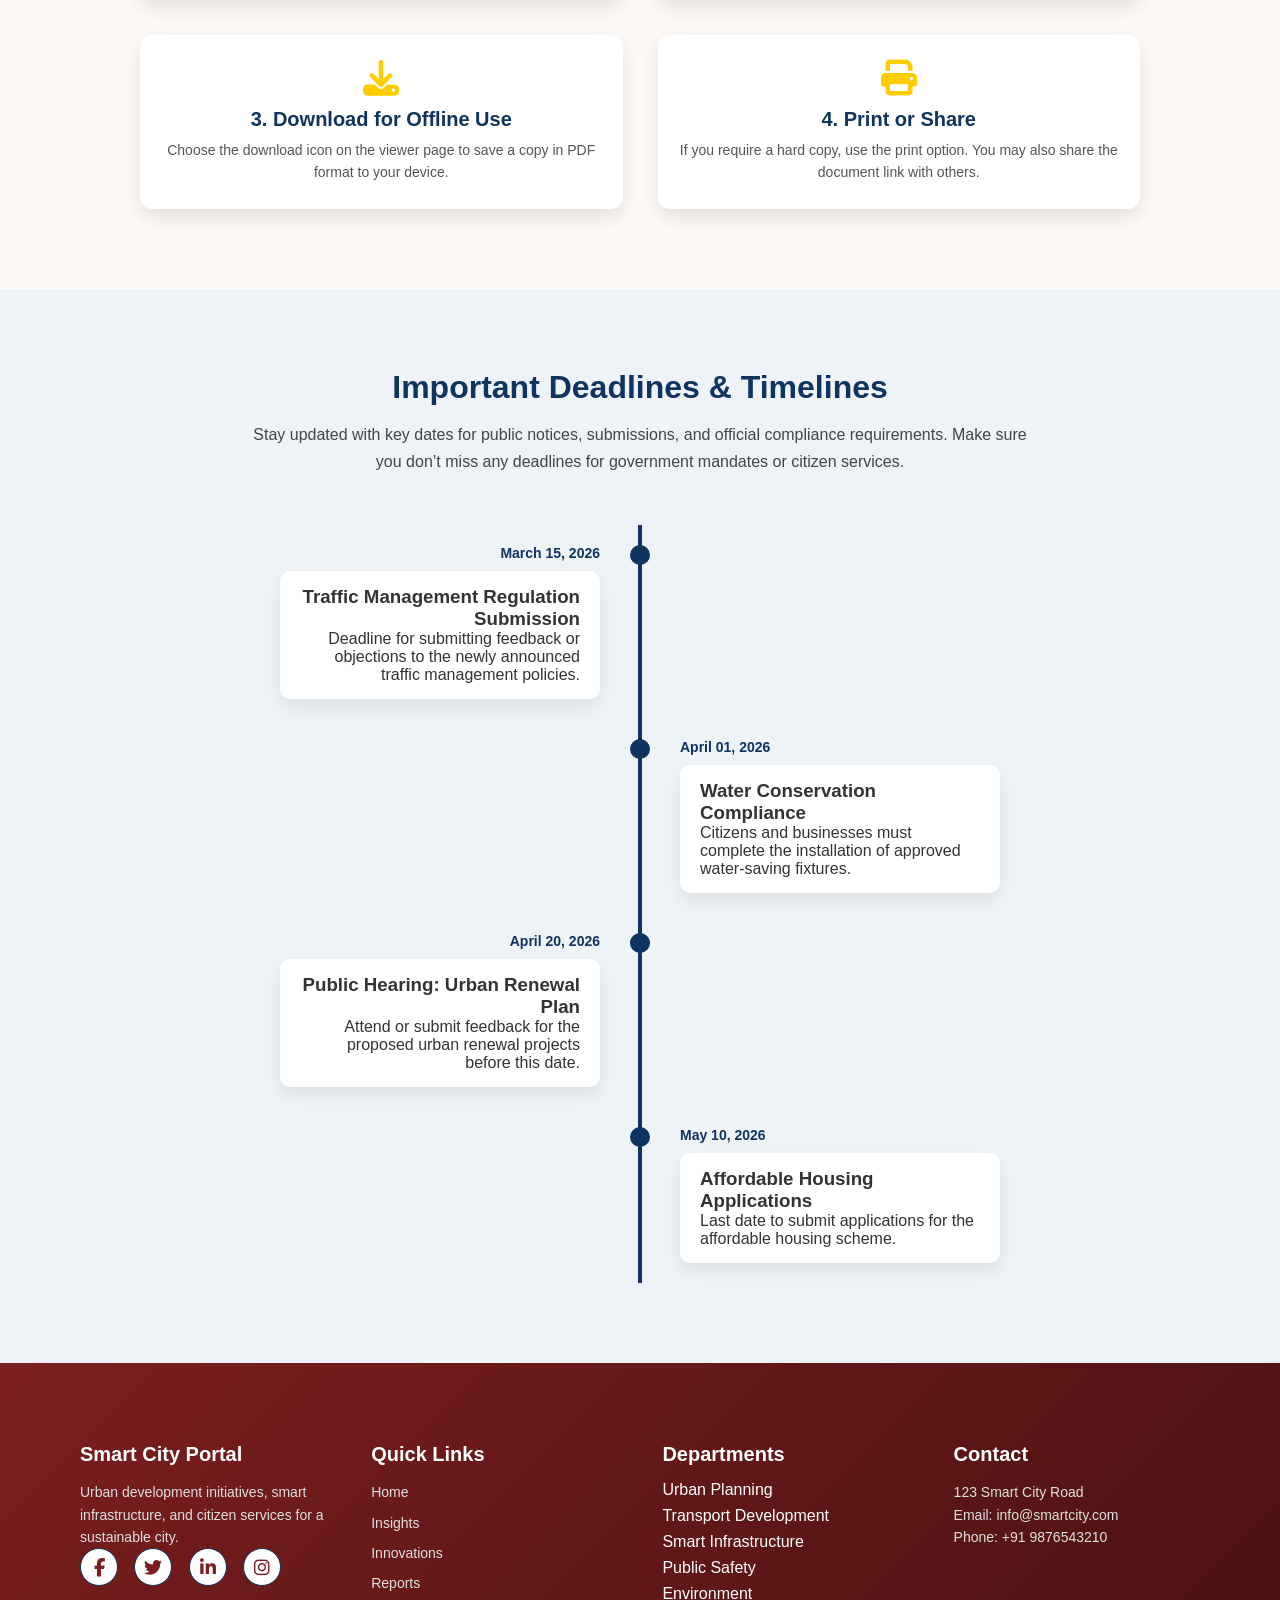
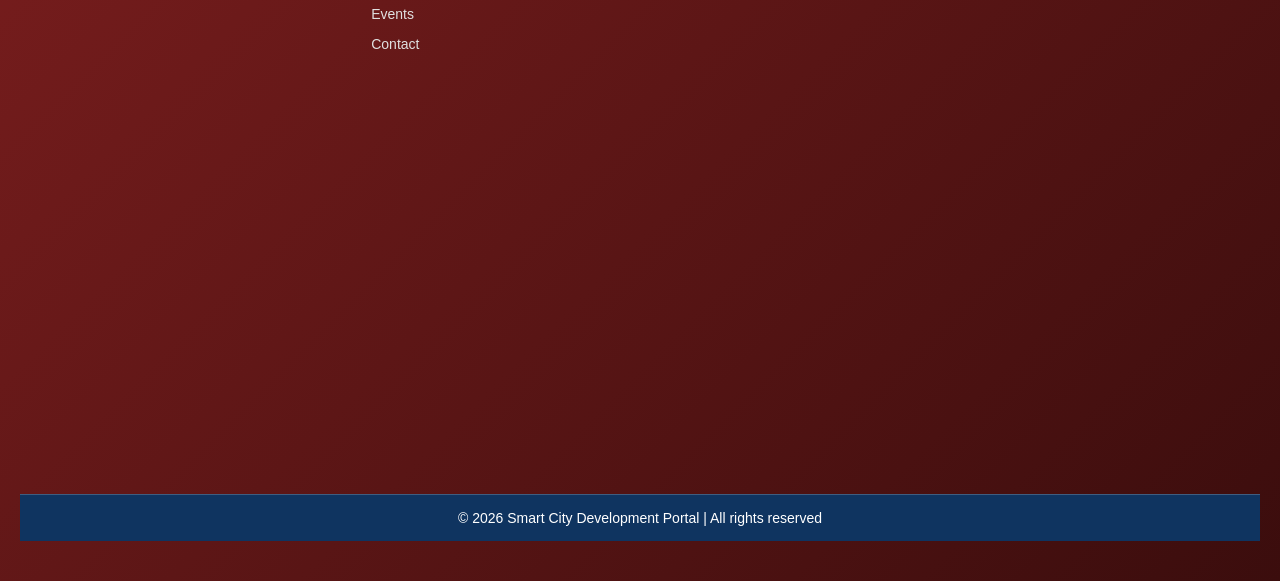
<file: invocations.html>
<!DOCTYPE html>
<html lang="en">
<head>
  <link rel="stylesheet" href="header.css">
<script src="header.js" defer></script>

  <meta charset="UTF-8">
  <meta name="viewport" content="width=device-width, initial-scale=1">
  <title>Invocations - Smart City Portal</title>
  <link rel="stylesheet" href="footer.css">
<link rel="stylesheet" href="./news.css">
  <link rel="stylesheet"
    href="https://cdnjs.cloudflare.com/ajax/libs/font-awesome/6.5.0/css/all.min.css">
<link rel="stylesheet" href="./header.css">

  <style>
    /* ===== GLOBAL ===== */
    * { margin:0; padding:0; box-sizing:border-box; font-family: "Poppins", sans-serif; }
    body { background: #f4f6fa; color: #333; }
    a { text-decoration: none; color: inherit; }
    ul { list-style: none; }

    /* ===== HEADER ===== */
    header {
      display: flex;
      justify-content: space-between;
      align-items: center;
      padding: 18px 40px;
      background: #0f3460;
      color: white;
    }
    header img { height:60px; }
    nav a {
      margin: 0 15px;
      font-weight: bold;
      color: white;
      transition: 0.3s;
    }
    nav a:hover { color:#ffcc00; }
    .menu-toggle { display:none; font-size:28px; cursor:pointer; }

    @media(max-width:900px){
      .menu-toggle { display:block; }
      nav { display:none; }
    }

    /* ===== HERO ===== */
    .hero {
      height:280px;
      background:linear-gradient(rgba(0,0,0,0.5),rgba(0,0,0,0.5)),
                 url('./images/34.webp');
      background-size:cover;
      background-position:center;
      display:flex;
      align-items:center;
      justify-content:center;
      color:white;
      font-size:38px;
      font-weight:bold;
      text-align:center;
      padding:0 20px;
    }

    /* ===== MAIN INVOCATIONS SECTION ===== */
    .invocations-section {
      padding:60px 20px;
      max-width:1100px;
      margin:auto;
    }

    .invoc-title{
      text-align:center;
      font-size:32px;
      color:#0f3460;
      margin-bottom:25px;
      font-weight:600;
    }

    .invoc-intro p {
      font-size:16px;
      line-height:1.7;
      margin-bottom:30px;
      color:#444;
    }

    .invoc-list {
      display:flex;
      flex-direction:column;
      gap:25px;
      margin-top:30px;
    }

    .invoc-item {
      background:white;
      border-left:5px solid #0f3460;
      padding:20px;
      box-shadow:0 5px 15px rgba(0,0,0,0.08);
      transition:0.3s;
    }
    .invoc-item:hover{
      transform:translateY(-4px);
      box-shadow:0 10px 25px rgba(0,0,0,0.12);
    }

    .invoc-item h3 {
      color:#0f3460;
      font-size:20px;
      margin-bottom:8px;
    }
    .invoc-item p {
      font-size:14px;
      line-height:1.6;
      color:#555;
    }
    .invoc-item a {
      display:inline-block;
      margin-top:10px;
      color:#0f3460;
      font-weight:bold;
      transition:0.3s;
    }
    .invoc-item a:hover { color:#ffcc00; }

    /* ===== FOOTER (same as Home 2) ===== */
    footer {
      background:#0f3460;
      color:white;
      padding:40px 20px;
    }
    .footer-container {
      display:flex;
      justify-content:space-between;
      flex-wrap:wrap;
      max-width:1200px;
      margin:auto;
      gap:30px;
    }
    .footer-box h3{
      font-size:20px;
      margin-bottom:15px;
      color:#ffffff;
    }
    .footer-box p, .footer-box a{
      font-size:14px;
      color:#e0e0e0;
      line-height:1.6;
    }
    .footer-box ul li{ margin-bottom:8px; }
    .footer-box ul li a:hover{ color:#ffcc00; }

    .footer-social a{
      display:inline-block;
      margin-right:12px;
      font-size:18px;
      width:38px;
      height:38px;
      text-align:center;
      line-height:38px;
      border-radius:50%;
      background:white;
      color:#0f3460;
      border:1px solid #0f3460;
      transition:0.3s;
    }
    .footer-social a:hover{ background:#0f3460; color:white; transform:translateY(-5px); }

    .footer-bottom {
      text-align:center;
      background:#0f3460;
      padding:15px 0;
      margin-top:20px;
      font-size:14px;
    }

    @media(max-width:900px){
      .footer-box { width:100%; text-align:center; }
    }
  </style>
</head>
<body>

  <!-- HEADER -->
  <header class="top-header">

  <a href="invocations.html">
    <img src="./images/white-logo.webp" class="site-logo">
  </a>

  <ul class="main-menu" id="mainMenu">
    <li><a href="home1.html">Home 1</a></li>
    <li><a href="home2.html">Home 2</a></li>
    <li><a href="reports.html">Reports</a></li>
    <li><a href="insights.html">Insight</a></li>
    <li><a href="invocations.html">Innovations</a></li>
    <li><a href="events.html">Events</a></li>
    <li><a href="contact.html">Contact</a></li>
  </ul>
<div class="hamburger" onclick="openMenu()">
  <i class="fa-solid fa-bars"></i>
</div>

</header>
  <!-- HERO -->
  <div class="hero">Government Notices & Invocations</div>

  <!-- ===== INVOCATIONS CONTENT ===== -->
  <section class="invocations-section">

    <div class="invoc-title">Current Public Notices</div>

    <div class="invoc-intro">
      <p>
        Below are the latest official invocations and public notices issued for citizens’ awareness.
        These include policy updates, compliance announcements, public hearings, and citizen service mandates.
        Please review carefully and download where applicable.
      </p>
    </div>

    <div class="invoc-list">
      <div class="invoc-item">
        <h3>City Traffic Management Regulation – 2026</h3>
        <p>This notice outlines new regulations for traffic movement, dedicated smart lanes, and pedestrian zones to improve overall commute safety.</p>
        <a href="#">View Full Document ➝</a>
      </div>

      <div class="invoc-item">
        <h3>Water Conservation Mandate</h3>
        <p>Official mandate encouraging reduced municipal water usage, installation of efficient fixtures, and sustainable water management practices.</p>
        <a href="#">View Full Document ➝</a>
      </div>

      <div class="invoc-item">
        <h3>Public Hearing: Urban Renewal Plan</h3>
        <p>Civic body calls for a public hearing on proposed urban renewal projects. Citizens are encouraged to attend and provide feedback.</p>
        <a href="#">View Full Document ➝</a>
      </div>

      <div class="invoc-item">
        <h3>New Affordable Housing Policy Notice</h3>
        <p>An official notice announcing updates to housing schemes, eligibility criteria, and application dates for affordable housing programs.</p>
        <a href="#">View Full Document ➝</a>
      </div>
    </div>

  </section>

  <!-- ===== HOW TO DOWNLOAD DOCUMENTS SECTION ===== -->
<section class="download-guidance">
  <div class="download-container">
    
    <h2>How to Access & Download Official Notices</h2>

    <p class="download-intro">
      Follow these simple steps to access, view, and download official government documents securely from our portal.
      This guide applies to all types of notices, orders, and policy circulars.
    </p>

    <div class="download-steps">

      <div class="step">
        <i class="fa-solid fa-folder-open"></i>
        <h3>1. Find the Notice</h3>
        <p>Scroll through the list of published notices or use the search feature to locate the document you need.</p>
      </div>

      <div class="step">
        <i class="fa-solid fa-eye"></i>
        <h3>2. Preview the Document</h3>
        <p>Click “View Full Document” to read the notice. If available online, you can preview it instantly in your browser.</p>
      </div>

      <div class="step">
        <i class="fa-solid fa-download"></i>
        <h3>3. Download for Offline Use</h3>
        <p>Choose the download icon on the viewer page to save a copy in PDF format to your device.</p>
      </div>

      <div class="step">
        <i class="fa-solid fa-print"></i>
        <h3>4. Print or Share</h3>
        <p>If you require a hard copy, use the print option. You may also share the document link with others.</p>
      </div>

    </div>

  </div>
</section>

<style>
/* ===== DOWNLOAD GUIDANCE SECTION ===== */
.download-guidance {
  background: #fcf9f7; /* subtle light tone */
  padding: 80px 20px;
}

.download-container {
  max-width: 1000px;
  margin: 0 auto;
  text-align: center;
}

.download-container h2 {
  font-size: 32px;
  color: #0f3460;
  margin-bottom: 15px;
}

.download-intro {
  font-size: 16px;
  color: #444;
  line-height: 1.7;
  margin-bottom: 40px;
}

/* Steps layout */
.download-steps {
  display: flex;
  flex-wrap: wrap;
  gap: 35px;
  justify-content: center;
}

.step {
  background: white;
  padding: 25px 20px;
  border-radius: 12px;
  flex: 1 1 45%;
  min-width: 260px;
  box-shadow: 0 8px 20px rgba(0,0,0,0.1);
  transition: transform 0.3s;
}

.step:hover {
  transform: translateY(-6px);
}

.step i {
  font-size: 36px;
  color: #ffcc00;
  margin-bottom: 12px;
}

.step h3 {
  font-size: 20px;
  color: #0f3460;
  margin-bottom: 8px;
}

.step p {
  font-size: 14px;
  color: #555;
  line-height: 1.6;
}

/* Responsive */
@media (max-width:768px) {
  .download-steps { flex-direction: column; align-items: center; }
  .step { flex:1 1 100%; }
}
</style>


<!-- ===== IMPORTANT DEADLINES & TIMELINES ===== -->
<section class="deadlines-section">
  <div class="deadlines-container">
    <h2>Important Deadlines & Timelines</h2>
    <p class="deadlines-intro">
      Stay updated with key dates for public notices, submissions, and official compliance requirements.  
      Make sure you don’t miss any deadlines for government mandates or citizen services.
    </p>

    <div class="timeline">

      <div class="timeline-item">
        <div class="timeline-date">March 15, 2026</div>
        <div class="timeline-content">
          <h3>Traffic Management Regulation Submission</h3>
          <p>Deadline for submitting feedback or objections to the newly announced traffic management policies.</p>
        </div>
      </div>

      <div class="timeline-item">
        <div class="timeline-date">April 01, 2026</div>
        <div class="timeline-content">
          <h3>Water Conservation Compliance</h3>
          <p>Citizens and businesses must complete the installation of approved water-saving fixtures.</p>
        </div>
      </div>

      <div class="timeline-item">
        <div class="timeline-date">April 20, 2026</div>
        <div class="timeline-content">
          <h3>Public Hearing: Urban Renewal Plan</h3>
          <p>Attend or submit feedback for the proposed urban renewal projects before this date.</p>
        </div>
      </div>

      <div class="timeline-item">
        <div class="timeline-date">May 10, 2026</div>
        <div class="timeline-content">
          <h3>Affordable Housing Applications</h3>
          <p>Last date to submit applications for the affordable housing scheme.</p>
        </div>
      </div>

    </div>
  </div>
</section>

<style>
/* ===== DEADLINES & TIMELINES SECTION ===== */
.deadlines-section {
  background: #eef3f8;
  padding: 80px 20px;
}

.deadlines-container {
  max-width: 1000px;
  margin: auto;
  text-align: center;
}

.deadlines-container h2 {
  font-size: 32px;
  color: #0f3460;
  margin-bottom: 15px;
}

.deadlines-intro {
  font-size: 16px;
  color: #444;
  line-height: 1.7;
  margin-bottom: 50px;
  max-width: 800px;
  margin-left:auto;
  margin-right:auto;
}

/* Timeline styles */
.timeline {
  position: relative;
  margin: 0 auto;
  max-width: 800px;
}

.timeline::before {
  content: '';
  position: absolute;
  left: 50%;
  top: 0;
  bottom: 0;
  width: 4px;
  background: #0f3460;
  transform: translateX(-50%);
}

.timeline-item {
  position: relative;
  width: 50%;
  padding: 20px 40px;
  box-sizing: border-box;
}

.timeline-item:nth-child(odd) {
  left: 0;
  text-align: right;
}

.timeline-item:nth-child(even) {
  left: 50%;
  text-align: left;
}

.timeline-date {
  font-weight: bold;
  font-size: 14px;
  color: #0f3460;
  margin-bottom: 10px;
}

.timeline-content {
  background: white;
  padding: 15px 20px;
  border-radius: 10px;
  box-shadow: 0 8px 20px rgba(0,0,0,0.08);
}

.timeline-item::after {
  content: '';
  position: absolute;
  width: 20px;
  height: 20px;
  background: #0f3460;
  border-radius: 50%;
  top: 20px;
  z-index: 1;
}

.timeline-item:nth-child(odd)::after {
  right: -10px;
}

.timeline-item:nth-child(even)::after {
  left: -10px;
}

/* Responsive */
@media(max-width:768px){
  .timeline::before { left: 20px; }
  .timeline-item {
    width: 100%;
    padding-left: 50px;
    padding-right: 20px;
    text-align: left !important;
    margin-bottom: 40px;
  }
  .timeline-item:nth-child(even) { left:0; }
  .timeline-item::after { left:10px !important; }
}
</style>

  <!-- ===== FOOTER ===== -->
  <style>

.footer{
background:linear-gradient(135deg,#7b1e1e,#3b0d0d);
color:white;
padding-top:40px;
font-family:Arial;
}

.footer-container{
display:flex;
justify-content:space-between;
flex-wrap:wrap;
padding:40px;
}

.footer-box{
width:22%;
}

.footer-box h3{
margin-bottom:15px;
}

.footer-box p,
.footer-box a{
color:#e0e0e0;
font-size:14px;
line-height:1.6;
text-decoration:none;
}

.footer-box ul{
list-style:none;
padding:0;
}

.footer-box ul li{
margin-bottom:8px;
}

.footer-social a{
display:inline-block;
margin-right:12px;
font-size:18px;
width:38px;
height:38px;
text-align:center;
line-height:38px;
border-radius:50%;
background:white;
color:#7b1e1e;
transition:0.3s;
}

.footer-social a:hover{
transform:translateY(-5px);
}

.footer-bottom{
text-align:center;
padding:15px 0;
border-top:1px solid rgba(255,255,255,0.2);
margin-top:20px;
}

@media(max-width:900px){
.footer-box{
width:45%;
margin-bottom:25px;
}
}

@media(max-width:500px){
.footer-box{
width:100%;
}
}

</style>


<footer class="footer">

<div class="footer-container">

<div class="footer-box">
<h3>Smart City Portal</h3>
<p>
Urban development initiatives, smart infrastructure,
and citizen services for a sustainable city.
</p>
<div class="footer-social">

<a href="404.html"><i class="fa-brands fa-facebook-f"></i></a>

<a href="404.html"><i class="fa-brands fa-twitter"></i></a>

<a href="404.html"><i class="fa-brands fa-linkedin-in"></i></a>

<a href="404.html"><i class="fa-brands fa-instagram"></i></a>

</div>
</div>


<div class="footer-box">
<h3>Quick Links</h3>
<ul>
<li><a href="home2.html">Home</a></li>
<li><a href="insights.html">Insights</a></li>
<li><a href="innovations.html">Innovations</a></li>
<li><a href="reports.html">Reports</a></li>
<li><a href="events.html">Events</a></li>
<li><a href="contact.html">Contact</a></li>
</ul>
</div>


<div class="footer-box">
<h3>Departments</h3>
<ul>
<li>Urban Planning</li>
<li>Transport Development</li>
<li>Smart Infrastructure</li>
<li>Public Safety</li>
<li>Environment</li>
</ul>
</div>


<div class="footer-box">
<h3>Contact</h3>
<p>123 Smart City Road</p>
<p>Email: info@smartcity.com</p>
<p>Phone: +91 9876543210</p>
</div>

</div>
<div class="map-container">
    <iframe 
    src="https://maps.google.com/maps?q=Hyderabad%20India&output=embed">
    </iframe>
</div>
<div class="footer-bottom">
© 2026 Smart City Development Portal | All rights reserved
</div>

</footer>
<script>
function openMenu(){
  document.querySelector(".nav-links").classList.toggle("show");
}

/* MOBILE DROPDOWN FIX */
document.querySelectorAll(".dropdown-btn").forEach(item=>{
  item.addEventListener("click",function(e){
    if(window.innerWidth <= 900){
      e.preventDefault();
      e.stopPropagation();   // ⭐ prevents instant close
      this.parentElement.classList.toggle("active");
    }
  });
});

/* PREVENT MENU CLOSE WHEN CLICK INSIDE */
document.querySelectorAll(".dropdown-content").forEach(menu=>{
  menu.addEventListener("click",function(e){
    e.stopPropagation();
  });
});
</script>
</body>
</html>
</file>
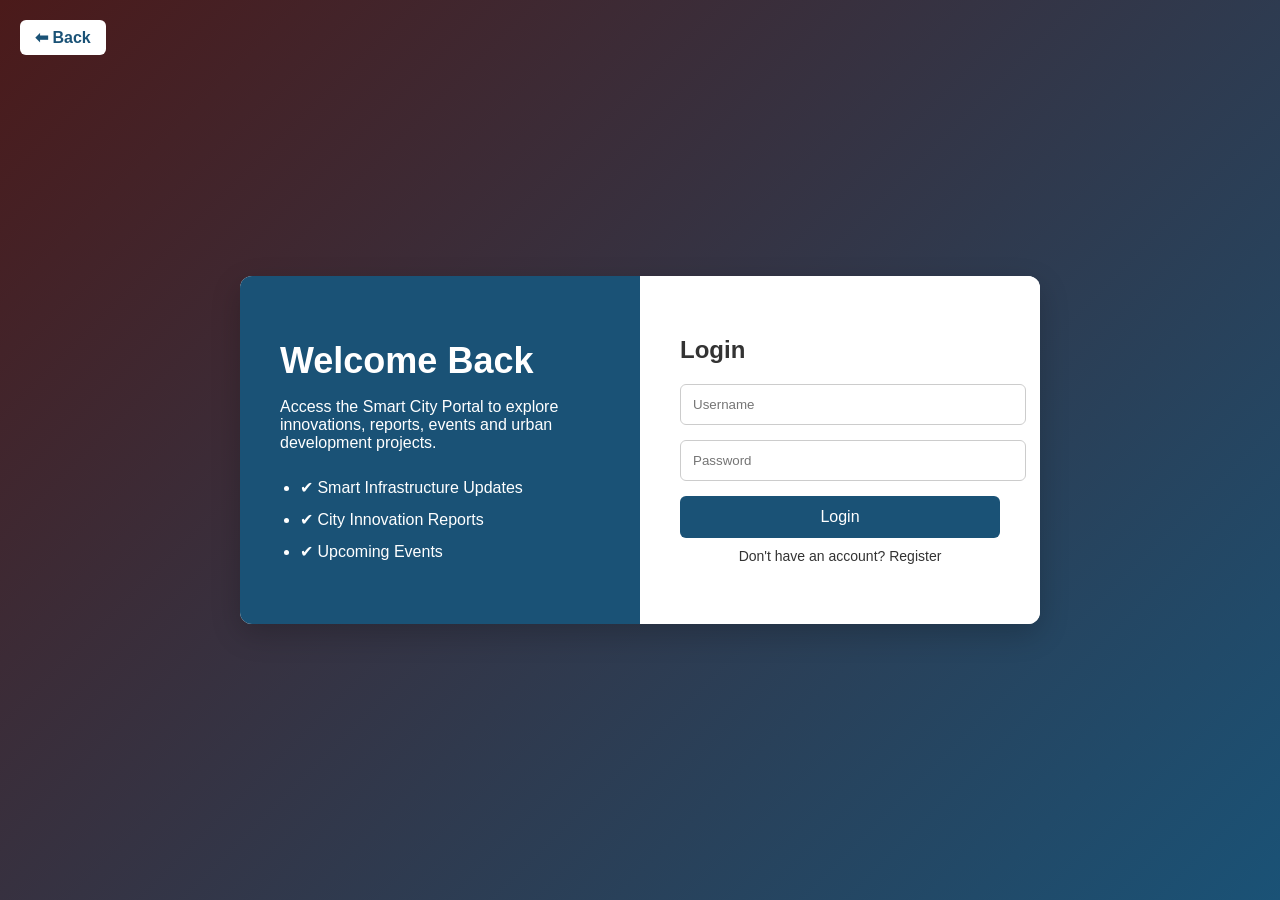
<file: login.html>
<!DOCTYPE html>
<html>
<head>
<title>Login - Smart City Portal</title>
<link rel="stylesheet" href="login.css">

<meta name="viewport" content="width=device-width, initial-scale=1.0">

<style>

/* FULL PAGE */
body{
    margin:0;
    font-family:Arial, sans-serif;
    background:linear-gradient(135deg,#4b1a1a,#1a5276);
    display:flex;
    justify-content:center;
    align-items:center;
    height:100vh;
}

/* CONTAINER */
.login-container{
    display:flex;
    width:800px;
    background:white;
    border-radius:12px;
    overflow:hidden;
    box-shadow:0 10px 30px rgba(0,0,0,0.2);
}

/* LEFT */
.left{
    background:#1a5276;
    color:white;
    padding:40px;
    width:50%;
}

.left h1{
    margin-bottom:10px;
}

.left ul{
    margin-top:20px;
    padding-left:20px;
}

/* RIGHT */
.right{
    padding:40px;
    width:50%;
}

.right h2{
    margin-bottom:20px;
}

/* INPUTS */
input{
    width:100%;
    padding:12px;
    margin-bottom:15px;
    border:1px solid #ccc;
    border-radius:6px;
}

/* BUTTON */
button{
    width:100%;
    padding:12px;
    background:#1a5276;
    color:white;
    border:none;
    border-radius:6px;
    cursor:pointer;
    font-size:16px;
}

button:hover{
    background:#154360;
}

/* EXTRA TEXT */
.extra{
    margin-top:10px;
    font-size:14px;
}

/* BACK BUTTON */
.back-btn{
    position:absolute;
    top:20px;
    left:20px;
    background:white;
    color:#1a5276;
    padding:8px 15px;
    border-radius:6px;
    text-decoration:none;
    font-weight:bold;
}

/* MOBILE */
@media(max-width:768px){
    .login-container{
        flex-direction:column;
        width:90%;
    }

    .left, .right{
        width:100%;
    }
}

</style>

</head>

<body>

<!-- 🔙 BACK BUTTON -->
<a href="index.html" class="back-btn">⬅ Back</a>

<div class="login-container">

<div class="left">
<h1>Welcome Back</h1>
<p>Access the Smart City Portal to explore innovations, reports, events and urban development projects.</p>

<ul>
<li>✔ Smart Infrastructure Updates</li>
<li>✔ City Innovation Reports</li>
<li>✔ Upcoming Events</li>
</ul>
</div>

<div class="right">
<h2>Login</h2>

<form>
<input type="text" placeholder="Username" required>
<input type="password" placeholder="Password" required>

<button type="submit">Login</button>

<p class="extra">Don't have an account? Register</p>
</form>

</div>

</div>

</body>
</html>
</file>
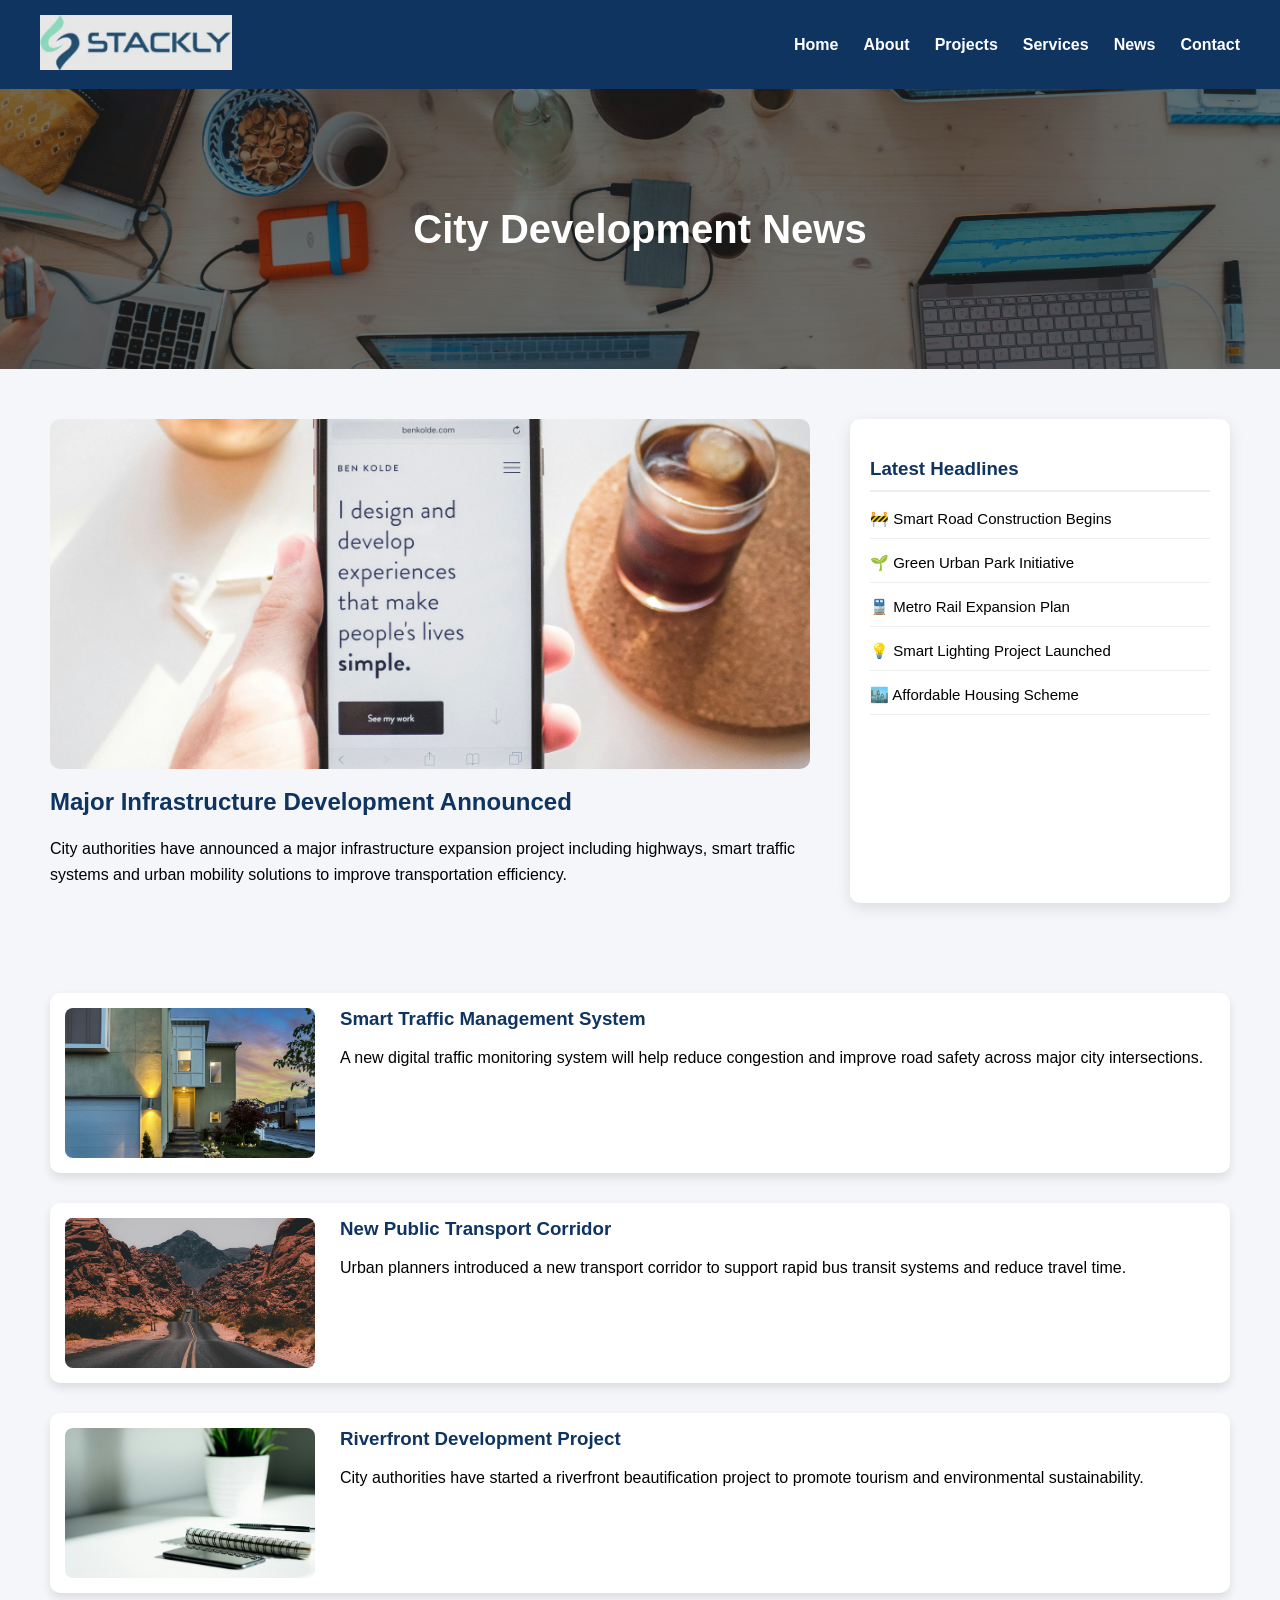
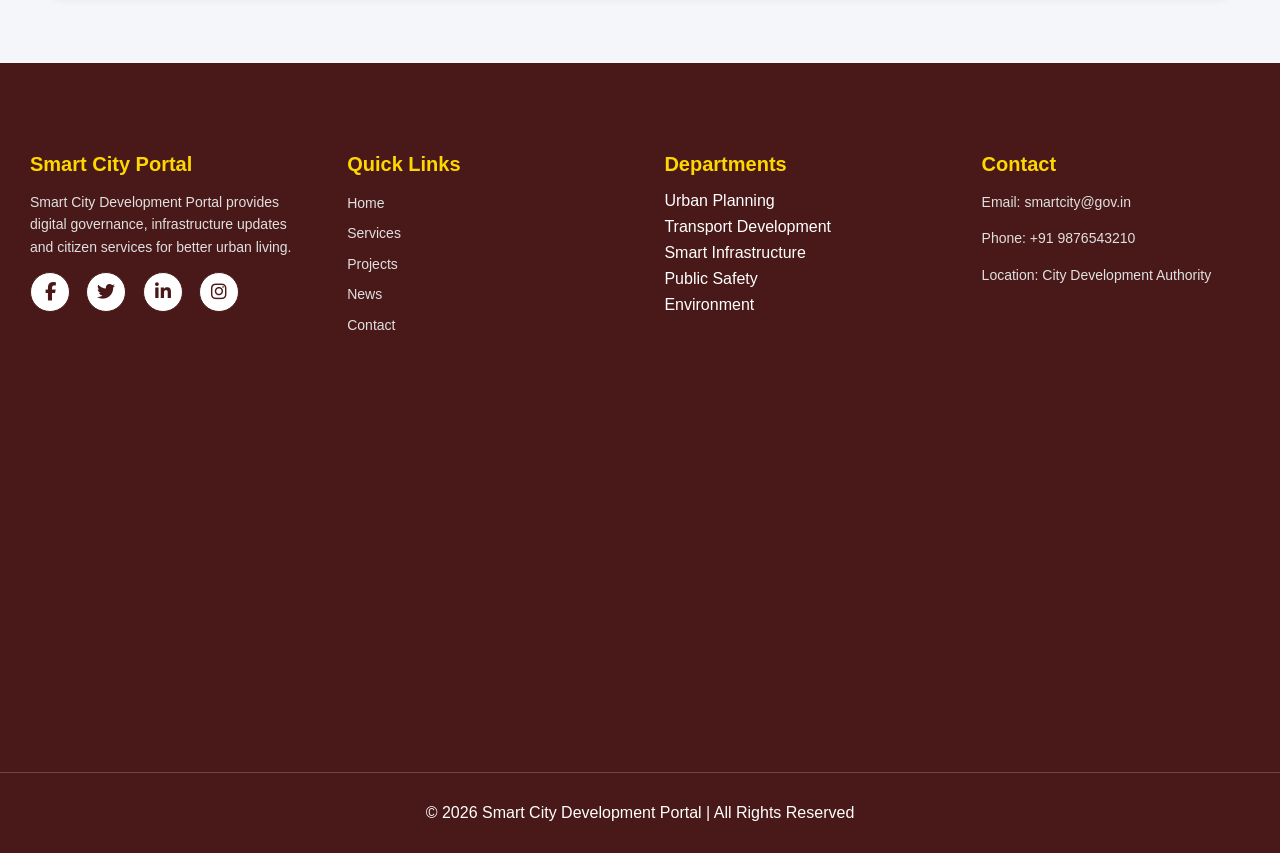
<file: news.html>
<!DOCTYPE html>
<html>
<head>
<link rel="stylesheet" href="header.css">
<script src="header.js" defer></script>

  <link rel="stylesheet" href="footer.css">
  <link rel="stylesheet" href="./news.css">
    <link rel="stylesheet"
href="https://cdnjs.cloudflare.com/ajax/libs/font-awesome/6.5.0/css/all.min.css">
<title>News - Smart City Development Portal</title>

<meta name="viewport" content="width=device-width, initial-scale=1.0">

<link rel="stylesheet"
href="https://cdnjs.cloudflare.com/ajax/libs/font-awesome/6.5.0/css/all.min.css">

<style>

body{
margin:0;
font-family:Arial;
background:#f4f6fa;
}

/* HEADER */

header{
background:#0f3460;
color:white;
padding:20px;
text-align:center;
}

nav a{
color:white;
margin:12px;
text-decoration:none;
font-weight:bold;
}

nav a:hover{
color:#ffcc00;
}


/* HERO */

.hero{
height:280px;
background:linear-gradient(rgba(0,0,0,0.5),rgba(0,0,0,0.5)),
url("./images/35.webp");
background-size:cover;
background-position:center;
display:flex;
align-items:center;
justify-content:center;
color:white;
font-size:40px;
font-weight:bold;
text-align:center;
}


/* MAIN LAYOUT */

.news-layout{
display:grid;
grid-template-columns:2fr 1fr;
gap:40px;
padding:50px;
}


/* FEATURE NEWS */

.feature-news img{
width:100%;
height:350px;
object-fit:cover;
border-radius:10px;
}

.feature-news h2{
color:#0f3460;
margin-top:15px;
}

.feature-news p{
line-height:1.6;
}


/* SIDE NEWS */

.side-news{
background:white;
padding:20px;
border-radius:10px;
box-shadow:0 5px 15px rgba(0,0,0,0.1);
}

.side-news h3{
color:#0f3460;
border-bottom:2px solid #eee;
padding-bottom:10px;
}

.side-item{
margin:15px 0;
font-size:15px;
border-bottom:1px solid #eee;
padding-bottom:10px;
}


/* NEWS LIST */

.news-list{
padding:40px 50px;
}

.article{
display:flex;
gap:25px;
margin-bottom:30px;
background:white;
padding:15px;
border-radius:10px;
box-shadow:0 5px 10px rgba(0,0,0,0.1);
transition:0.3s;
}

.article:hover{
transform:scale(1.02);
}

.article img{
width:250px;
height:150px;
object-fit:cover;
border-radius:8px;
}

.article h3{
color:#0f3460;
margin-top:0;
}


/* FOOTER */

.footer{
background:rgb(73,25,25);
padding-top:40px;
color:white;
}

.footer-container{
display:flex;
justify-content:space-between;
padding:30px;
flex-wrap:wrap;
}

.footer-box{
width:22%;
}

.footer-box h3{
margin-bottom:15px;
}

.footer-box p,
.footer-box a{
color:#e0e0e0;
font-size:14px;
line-height:1.6;
text-decoration:none;
}

.footer-box ul{
list-style:none;
padding:0;
}

.footer-box ul li{
margin-bottom:8px;
}

.footer-social a{
display:inline-block;
margin-right:12px;
font-size:18px;
width:38px;
height:38px;
text-align:center;
line-height:38px;
border-radius:50%;
background:white;
color:rgb(73,25,25);
border:1px solid rgb(73,25,25);
transition:0.3s;
}

.footer-social a:hover{
transform:translateY(-5px);
}

.footer-bottom{
text-align:center;
background:rgb(73,25,25);
padding:15px 0;
margin-top:20px;
}


/* RESPONSIVE */

@media(max-width:900px){

.news-layout{
grid-template-columns:1fr;
padding:20px;
}

.article{
flex-direction:column;
}

.article img{
width:100%;
height:200px;
}

.footer-box{
width:45%;
margin-bottom:25px;
}

}

@media(max-width:500px){

.footer-box{
width:100%;
}

.hero{
font-size:28px;
}

}

</style>
</head>

<body>
<header class="top-header">

<a href="news.html">
<img src="./images/white-logo.webp" class="site-logo">
</a>

<ul class="main-menu" id="mainMenu">

<li><a href="index.html">Home</a></li>
<li><a href="about.html">About</a></li>
<li><a href="projects.html">Projects</a></li>
<li><a href="services.html">Services</a></li>
<li><a href="news.html">News</a></li>
<li><a href="contact.html">Contact</a></li>

</ul>

<div class="hamburger" onclick="openMenu()">
  <i class="fa-solid fa-bars"></i>
</div>

</header>
<div class="hero">
City Development News
</div>


<section class="news-layout">


<div class="feature-news">

<img src="./images/36.webp">

<h2>Major Infrastructure Development Announced</h2>

<p>
City authorities have announced a major infrastructure expansion
project including highways, smart traffic systems and urban mobility
solutions to improve transportation efficiency.
</p>

</div>


<div class="side-news">

<h3>Latest Headlines</h3>

<div class="side-item">🚧 Smart Road Construction Begins</div>

<div class="side-item">🌱 Green Urban Park Initiative</div>

<div class="side-item">🚆 Metro Rail Expansion Plan</div>

<div class="side-item">💡 Smart Lighting Project Launched</div>

<div class="side-item">🏙️ Affordable Housing Scheme</div>

</div>

</section>


<section class="news-list">


<div class="article">

<img src="./images/37.webp">

<div>
<h3>Smart Traffic Management System</h3>
<p>
A new digital traffic monitoring system will help reduce congestion
and improve road safety across major city intersections.
</p>
</div>

</div>


<div class="article">

<img src="./images/38.webp">

<div>
<h3>New Public Transport Corridor</h3>
<p>
Urban planners introduced a new transport corridor to support
rapid bus transit systems and reduce travel time.
</p>
</div>

</div>


<div class="article">

<img src="./images/39.webp">

<div>
<h3>Riverfront Development Project</h3>
<p>
City authorities have started a riverfront beautification project
to promote tourism and environmental sustainability.
</p>
</div>

</div>


</section>



<footer class="footer">

<div class="footer-container">


<div class="footer-box">

<h3>Smart City Portal</h3>

<p>
Smart City Development Portal provides digital governance,
infrastructure updates and citizen services for better urban living.
</p>

<div class="footer-social">

<a href="404.html"><i class="fa-brands fa-facebook-f"></i></a>

<a href="404.html"><i class="fa-brands fa-twitter"></i></a>

<a href="404.html"><i class="fa-brands fa-linkedin-in"></i></a>

<a href="404.html"><i class="fa-brands fa-instagram"></i></a>

</div>

</div>


<div class="footer-box">

<h3>Quick Links</h3>

<ul>
<li><a href="index.html">Home</a></li>
<li><a href="services.html">Services</a></li>
<li><a href="projects.html">Projects</a></li>
<li><a href="news.html">News</a></li>
<li><a href="contact.html">Contact</a></li>
</ul>

</div>


<div class="footer-box">

<h3>Departments</h3>

<ul>
<li>Urban Planning</li>
<li>Transport Development</li>
<li>Smart Infrastructure</li>
<li>Public Safety</li>
<li>Environment</li>
</ul>

</div>


<div class="footer-box">

<h3>Contact</h3>

<p>Email: smartcity@gov.in</p>
<p>Phone: +91 9876543210</p>
<p>Location: City Development Authority</p>

</div>


</div>

<div class="map-container">
    <iframe 
    src="https://maps.google.com/maps?q=Hyderabad%20India&output=embed">
    </iframe>
</div>
<div class="footer-bottom">

<p>© 2026 Smart City Development Portal | All Rights Reserved</p>

</div>

</footer>
<script>
function openMenu(){
  document.querySelector(".nav-links").classList.toggle("show");
}

/* MOBILE DROPDOWN FIX */
document.querySelectorAll(".dropdown-btn").forEach(item=>{
  item.addEventListener("click",function(e){
    if(window.innerWidth <= 900){
      e.preventDefault();
      e.stopPropagation();   // ⭐ prevents instant close
      this.parentElement.classList.toggle("active");
    }
  });
});

/* PREVENT MENU CLOSE WHEN CLICK INSIDE */
document.querySelectorAll(".dropdown-content").forEach(menu=>{
  menu.addEventListener("click",function(e){
    e.stopPropagation();
  });
});
</script>
</body>
</html>
</file>
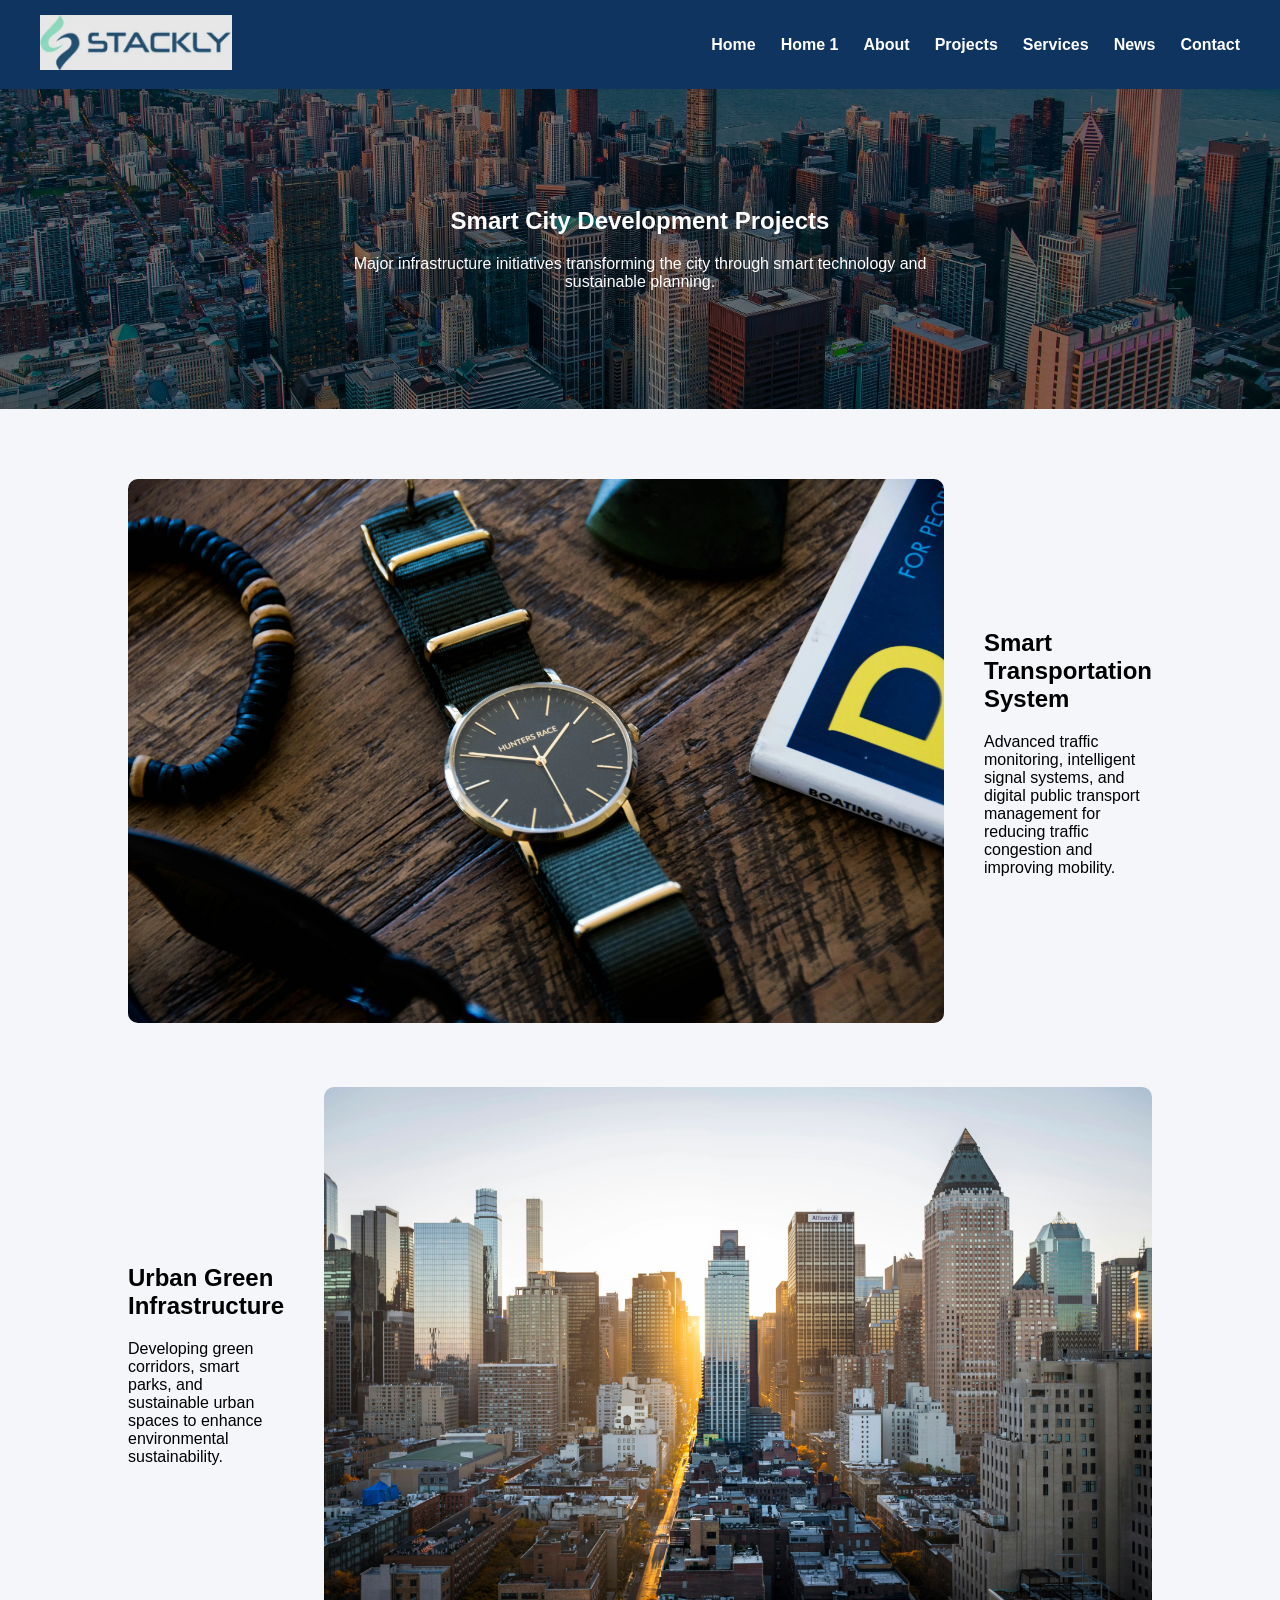
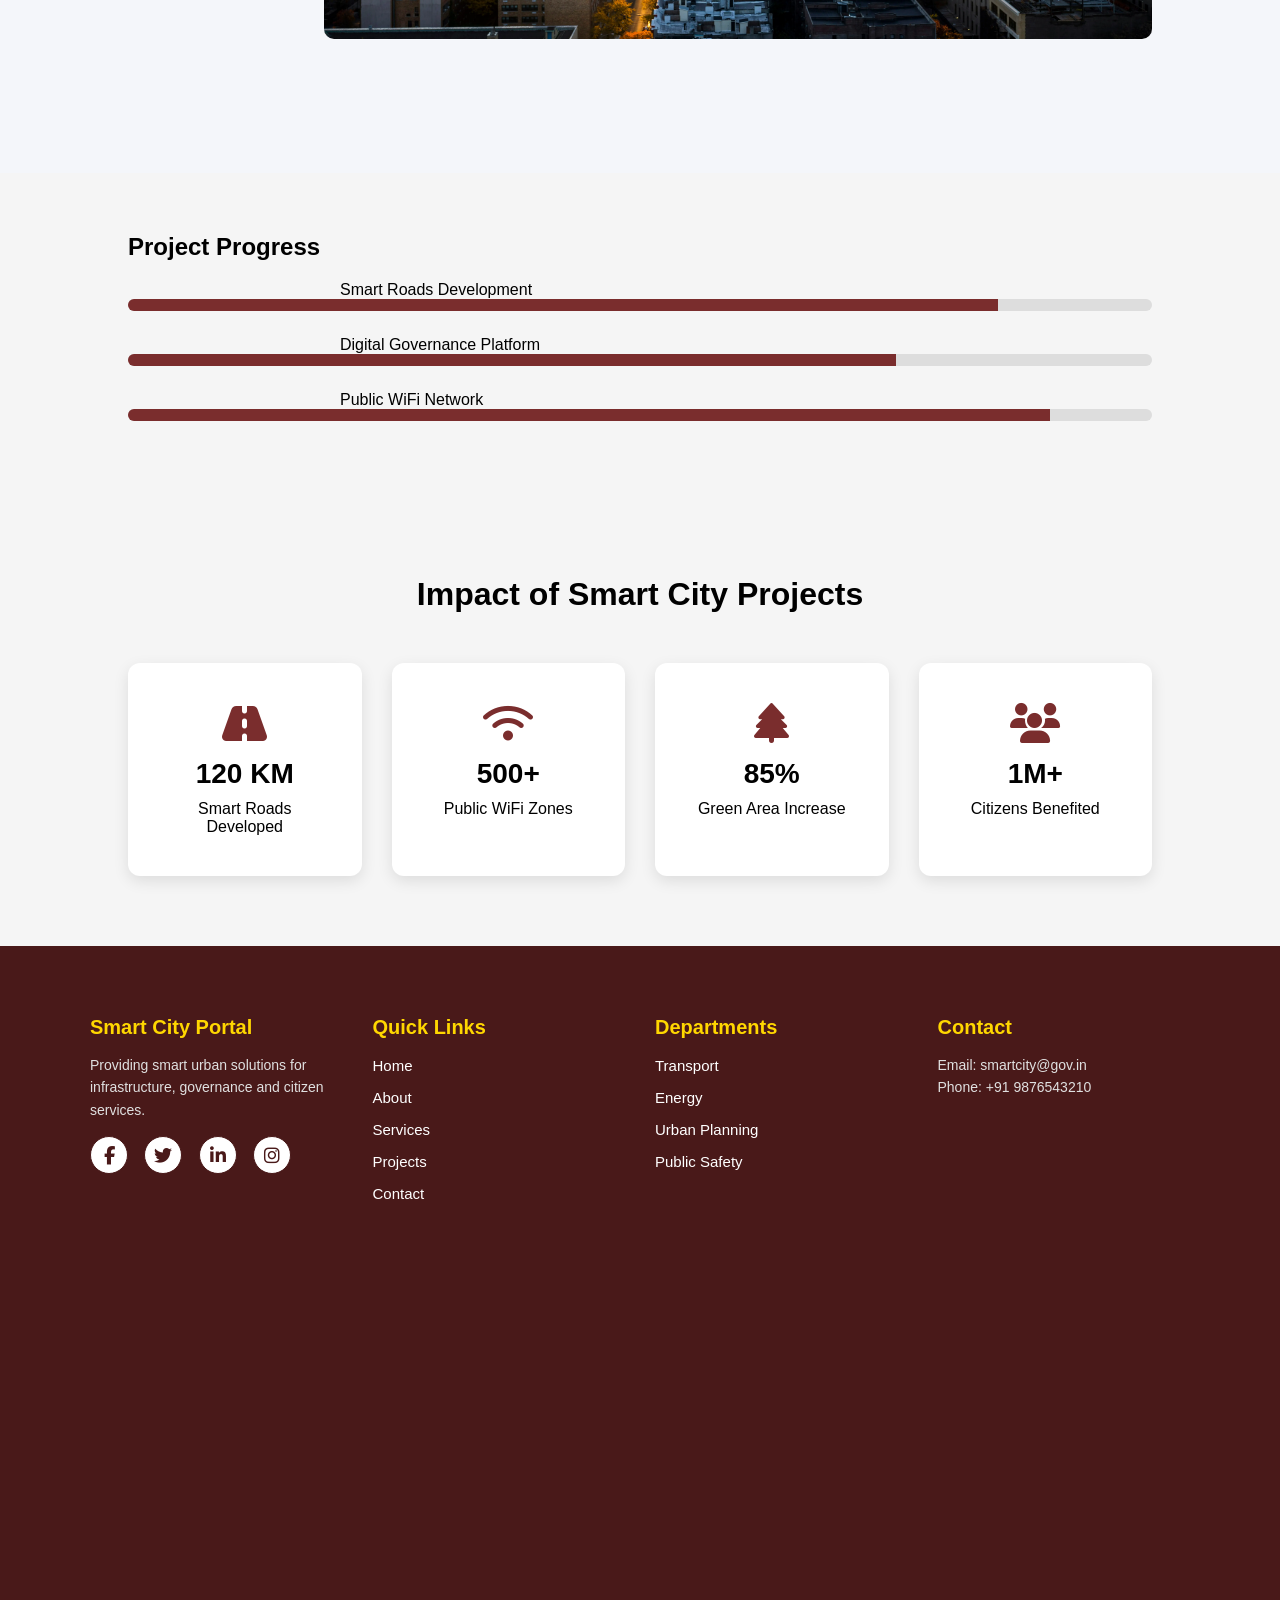
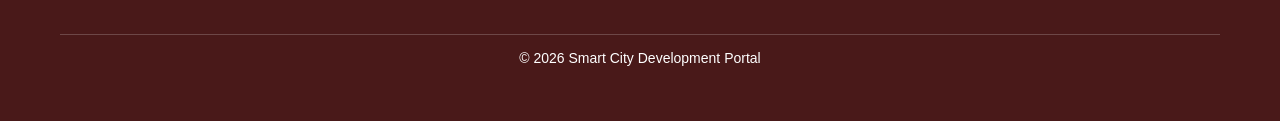
<file: projects.html>
<!DOCTYPE html>
<html lang="en">
<head>
<link rel="stylesheet" href="header.css">
<script src="header.js" defer></script>
<meta charset="UTF-8">
<meta name="viewport" content="width=device-width, initial-scale=1.0">

<title>Smart City Projects</title>
<link rel="stylesheet" href="footer.css">
<link rel="stylesheet" href="style.css">
<link rel="stylesheet" href="./news.css">

<link rel="stylesheet"
href="https://cdnjs.cloudflare.com/ajax/libs/font-awesome/6.5.0/css/all.min.css">
<link rel="stylesheet" href="https://cdnjs.cloudflare.com/ajax/libs/font-awesome/6.5.0/css/all.min.css">
</head>

<body>

<!-- HEADER -->
<header class="top-header">

  <a href="projects.html">
    <img src="./images/white-logo.webp" class="site-logo">
  </a>

  <ul class="main-menu" id="mainMenu">
    <li><a href="index.html">Home</a></li>
    <li><a href="home1.html">Home 1</a></li>
    <li><a href="about.html">About</a></li>
    <li><a href="projects.html">Projects</a></li>
    <li><a href="services.html">Services</a></li>
    <li><a href="news.html">News</a></li>
    <li><a href="contact.html">Contact</a></li>
  </ul>
<div class="hamburger" onclick="openMenu()">
  <i class="fa-solid fa-bars"></i>
</div>

</header>
<!-- HERO -->

<section class="project-hero">

<h1>Smart City Development Projects</h1>

<p>
Major infrastructure initiatives transforming the city
through smart technology and sustainable planning.
</p>

</section>


<!-- PROJECT SHOWCASE -->

<section class="project-showcase">

<div class="project-row">

<div class="project-img">
<img src="./images/photo-1508057198894-247b23fe5ade (4).webp">
</div>

<div class="project-text">

<h2>Smart Transportation System</h2>

<p>
Advanced traffic monitoring, intelligent signal systems,
and digital public transport management for reducing
traffic congestion and improving mobility.
</p>

</div>

</div>


<div class="project-row reverse">

<div class="project-img">
<img src="./images/40.webp">
</div>

<div class="project-text">

<h2>Urban Green Infrastructure</h2>

<p>
Developing green corridors, smart parks, and sustainable
urban spaces to enhance environmental sustainability.
</p>

</div>

</div>

</section>


<!-- PROJECT PROGRESS -->

<section class="project-progress">

<h2>Project Progress</h2>

<div class="progress-item">

<p>Smart Roads Development</p>
<div class="progress-bar">
<span style="width:85%"></span>
</div>

</div>

<div class="progress-item">

<p>Digital Governance Platform</p>
<div class="progress-bar">
<span style="width:75%"></span>
</div>

</div>

<div class="progress-item">

<p>Public WiFi Network</p>
<div class="progress-bar">
<span style="width:90%"></span>
</div>

</div>

</section>


<!-- PROJECT GALLERY -->

<section class="city-impact">

<h2>Impact of Smart City Projects</h2>

<div class="impact-container">

<div class="impact-box">

<i class="fa-solid fa-road"></i>
<h3>120 KM</h3>
<p>Smart Roads Developed</p>

</div>

<div class="impact-box">

<i class="fa-solid fa-wifi"></i>
<h3>500+</h3>
<p>Public WiFi Zones</p>

</div>

<div class="impact-box">

<i class="fa-solid fa-tree"></i>
<h3>85%</h3>
<p>Green Area Increase</p>

</div>

<div class="impact-box">

<i class="fa-solid fa-users"></i>
<h3>1M+</h3>
<p>Citizens Benefited</p>

</div>

</div>

</section>

<!-- FOOTER -->

<footer class="footer">

<div class="footer-container">

<div class="footer-box">

<h3>Smart City Portal</h3>

<p>
Providing smart urban solutions for infrastructure,
governance and citizen services.
</p>
<div class="footer-social">

<a href="404.html"><i class="fa-brands fa-facebook-f"></i></a>

<a href="404.html"><i class="fa-brands fa-twitter"></i></a>

<a href="404.html"><i class="fa-brands fa-linkedin-in"></i></a>

<a href="404.html"><i class="fa-brands fa-instagram"></i></a>

</div>
</div>


<div class="footer-box">

<h3>Quick Links</h3>

<ul>
<li><a href="index.html">Home</a></li>
<li><a href="about.html">About</a></li>
<li><a href="services.html">Services</a></li>
<li><a href="projects.html">Projects</a></li>
<li><a href="contact.html">Contact</a></li>
</ul>

</div>


<div class="footer-box">

<h3>Departments</h3>

<ul>
<li><a href="#">Transport</a></li>
<li><a href="#">Energy</a></li>
<li><a href="#">Urban Planning</a></li>
<li><a href="#">Public Safety</a></li>
</ul>

</div>


<div class="footer-box">

<h3>Contact</h3>

<p>Email: smartcity@gov.in</p>
<p>Phone: +91 9876543210</p>

</div>

</div>
<div class="map-container">
    <iframe 
    src="https://maps.google.com/maps?q=Hyderabad%20India&output=embed">
    </iframe>
</div>
<div class="footer-bottom">

<p>© 2026 Smart City Development Portal</p>

</div>

</footer>
<script>
function openMenu(){
  document.querySelector(".nav-links").classList.toggle("show");
}

/* MOBILE DROPDOWN FIX */
document.querySelectorAll(".dropdown-btn").forEach(item=>{
  item.addEventListener("click",function(e){
    if(window.innerWidth <= 900){
      e.preventDefault();
      e.stopPropagation();   // ⭐ prevents instant close
      this.parentElement.classList.toggle("active");
    }
  });
});

/* PREVENT MENU CLOSE WHEN CLICK INSIDE */
document.querySelectorAll(".dropdown-content").forEach(menu=>{
  menu.addEventListener("click",function(e){
    e.stopPropagation();
  });
});
</script>
</body>
</html>
</file>
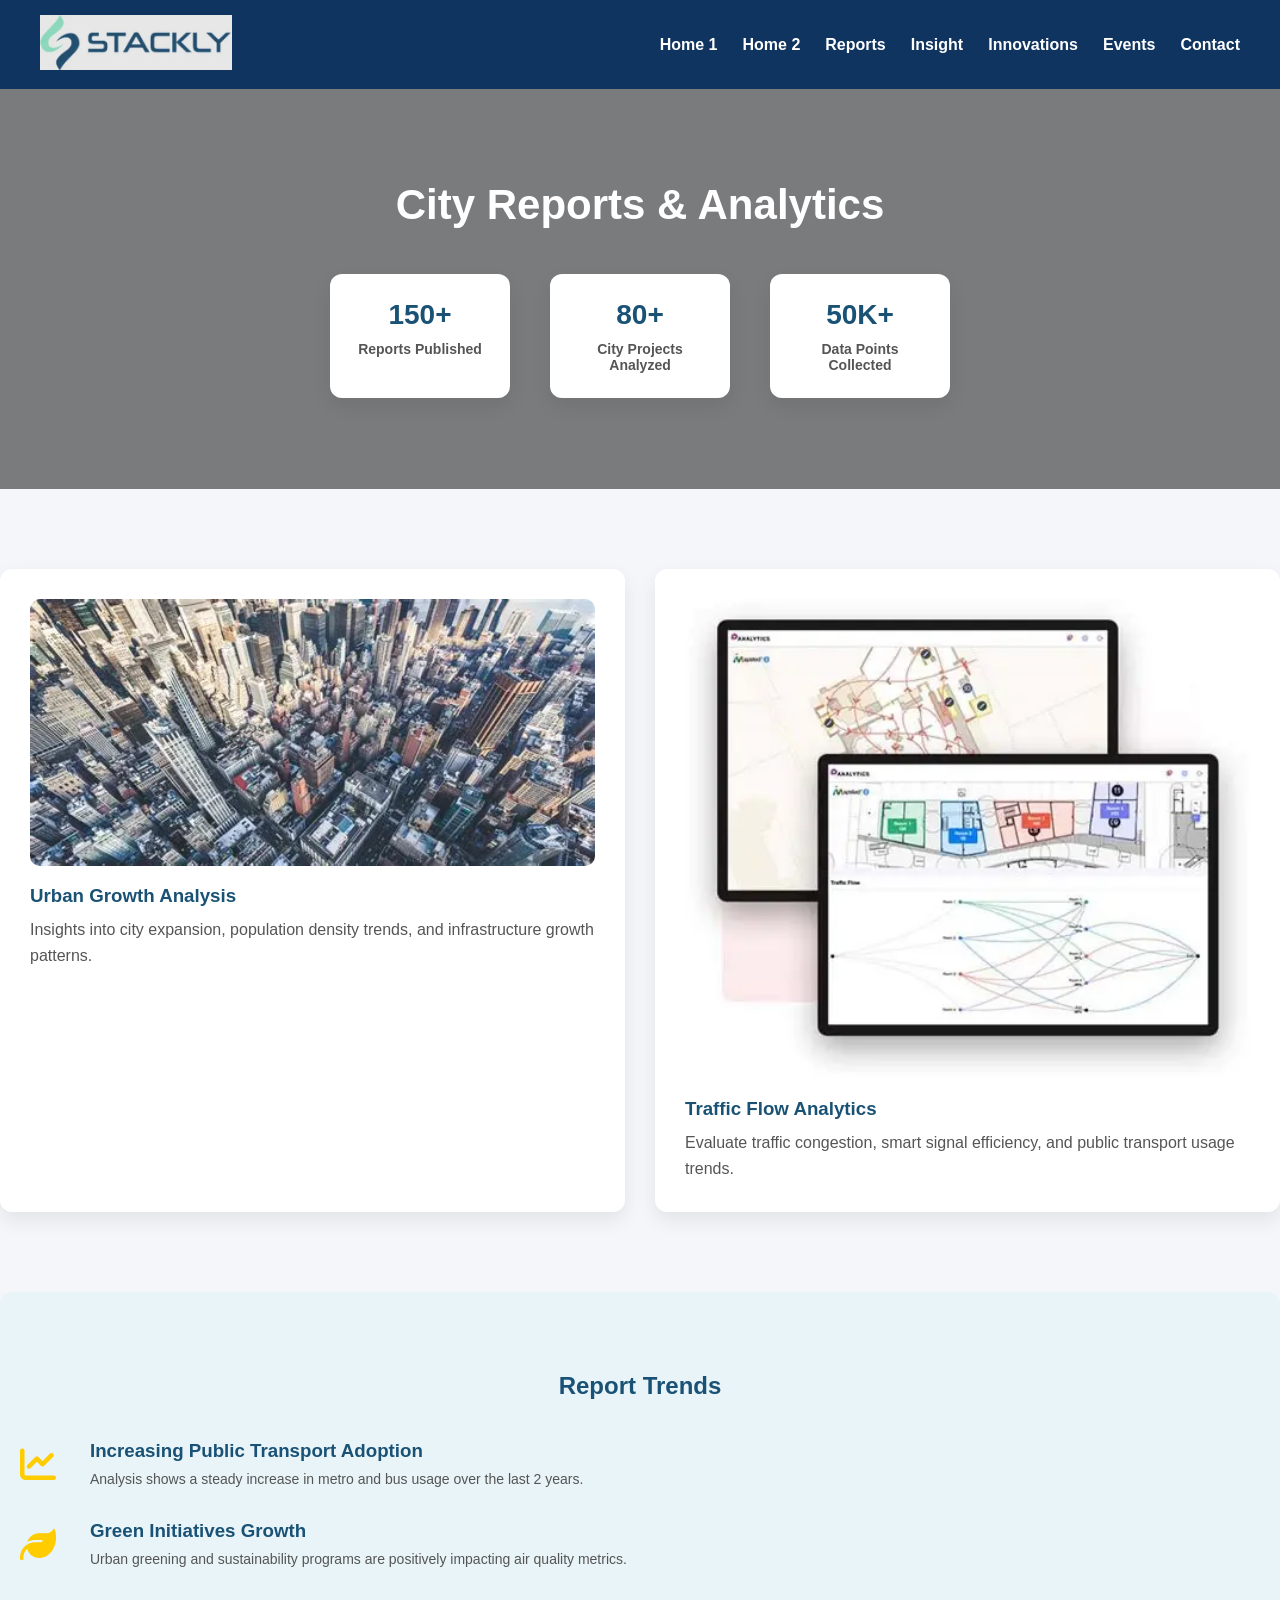
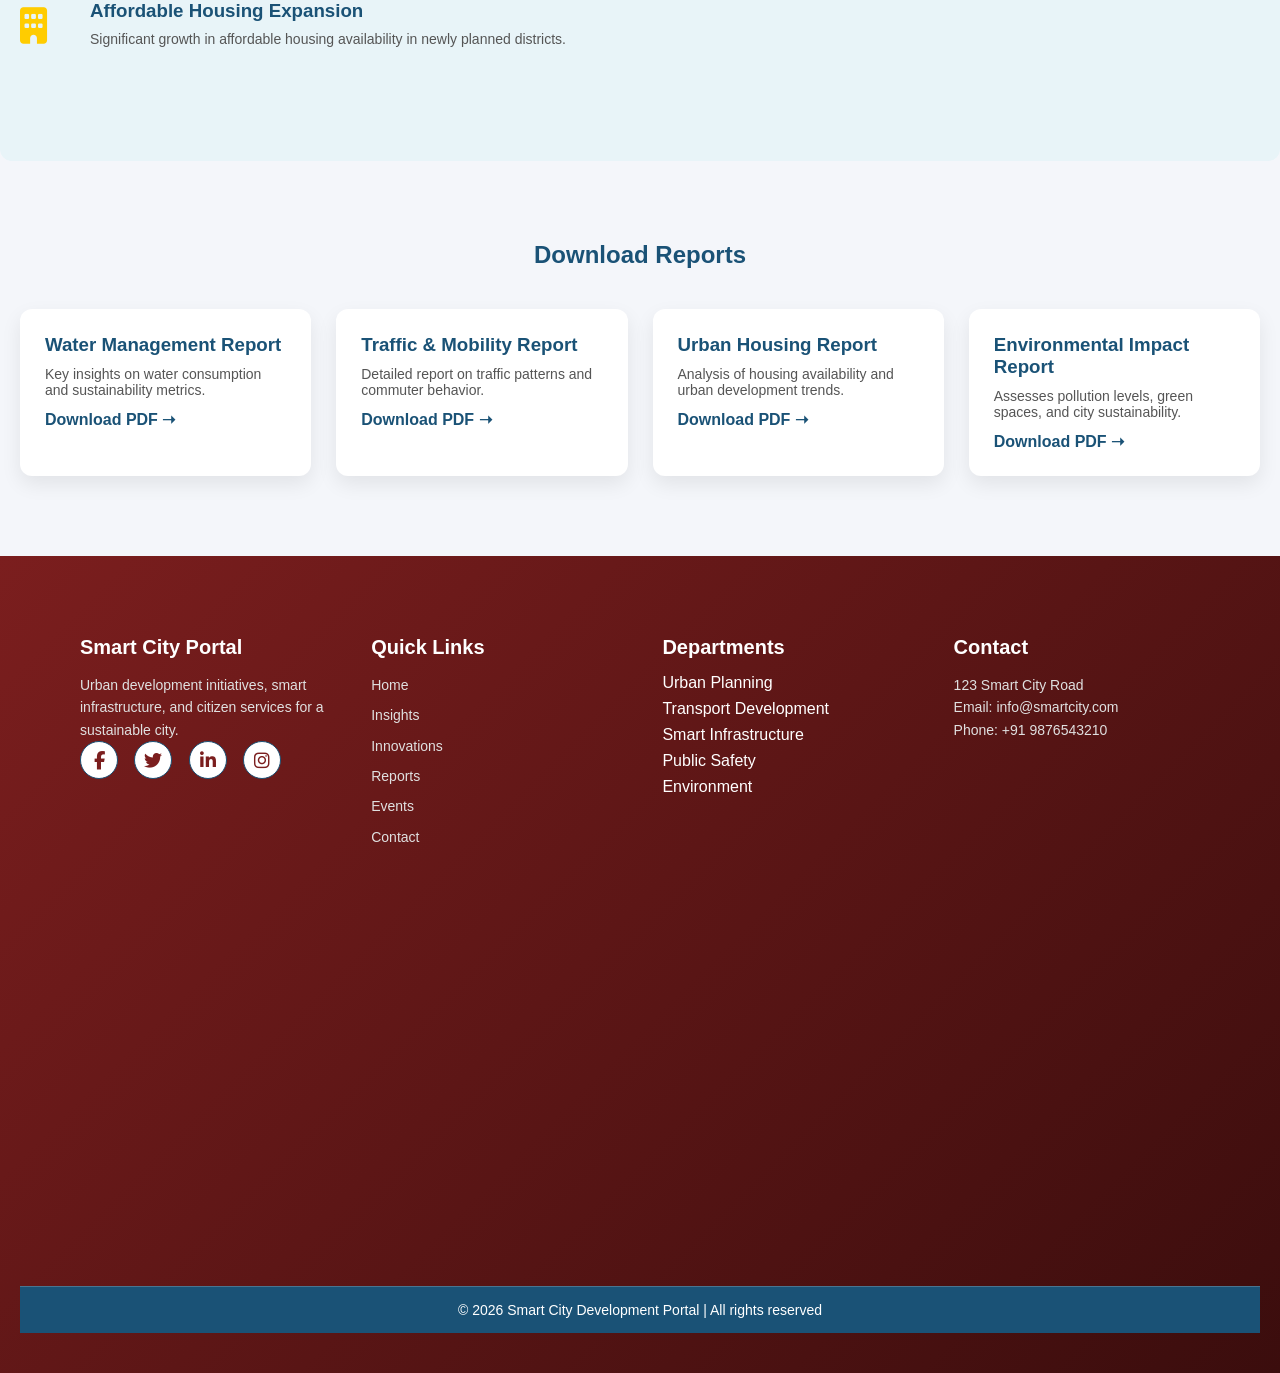
<file: reports.html>
<!DOCTYPE html>
<html lang="en">
<head>
  <link rel="stylesheet" href="header.css">
<script src="header.js" defer></script>
<meta charset="UTF-8">
<meta name="viewport" content="width=device-width, initial-scale=1.0">
<title>Reports - Smart City Portal</title>
<link rel="stylesheet" href="./news.css">
<link rel="stylesheet" href="https://cdnjs.cloudflare.com/ajax/libs/font-awesome/6.5.0/css/all.min.css">
<link rel="stylesheet" href="footer.css">
<style>
/* ===== GLOBAL ===== */
*{margin:0; padding:0; box-sizing:border-box; font-family:"Poppins",sans-serif;}
body{background:#f4f6fa; color:#333;}
a{text-decoration:none; color:inherit;}
ul{list-style:none;}

/* ===== HEADER ===== */
header{
  display:flex; justify-content:space-between; align-items:center;
  padding:18px 40px; background:#1a5276; color:white; /* unique header color */
}
header img{height:60px;}
nav a{margin:0 15px; font-weight:bold; color:white; transition:0.3s;}
nav a:hover{color:#ffcc00;}
.menu-toggle{display:none; font-size:28px; cursor:pointer;}

/* ===== HERO ===== */
.hero{
  height:400px; display:flex; flex-direction:column; align-items:center; justify-content:center; text-align:center;
  background: linear-gradient(rgba(0,0,0,0.5), rgba(0,0,0,0.5)), 
              url('https://images.unsplash.com/photo-1605902711622-cfb43c443e54?auto=format&fit=crop&w=1200&q=80');
  background-size:cover; background-position:center; color:white;
}
.hero h1{font-size:42px; margin-bottom:15px; animation:slideDown 1s;}
.hero p{font-size:18px; max-width:700px; animation:fadeIn 2s;}
@keyframes slideDown{from{opacity:0; transform:translateY(-50px);}to{opacity:1; transform:translateY(0);}}
@keyframes fadeIn{from{opacity:0;}to{opacity:1;}}

/* ===== STATS COUNTERS ===== */
.stats{
  display:flex; justify-content:center; gap:40px; margin-top:30px; flex-wrap:wrap;
}
.stat-box{
  background:white; padding:25px; border-radius:12px; width:180px; text-align:center;
  box-shadow:0 8px 20px rgba(0,0,0,0.08); transition:transform 0.3s;
}
.stat-box:hover{transform:translateY(-6px);}
.stat-box h2{font-size:28px; color:#1a5276; margin-bottom:10px;}
.stat-box p{font-size:14px; color:#555;}

/* ===== SECTION: DATA HIGHLIGHTS ===== */
.data-highlights{
  display:flex; flex-wrap:wrap; gap:30px; margin:80px 0;
}
.data-card{
  flex:1 1 45%; background:white; padding:30px; border-radius:12px;
  box-shadow:0 8px 20px rgba(0,0,0,0.08); transition:0.3s;
}
.data-card:hover{transform:translateY(-5px);}
.data-card img{width:100%; border-radius:10px; margin-bottom:15px;}
.data-card h3{color:#1a5276; margin-bottom:10px;}
.data-card p{color:#555; line-height:1.6;}

/* ===== SECTION: REPORT TRENDS ===== */
.trends-section{
  background:#e8f4f8; padding:80px 20px; border-radius:12px;
}
.trends-section h2{text-align:center; color:#1a5276; margin-bottom:40px;}
.trend{
  display:flex; gap:20px; align-items:center; flex-wrap:wrap; margin-bottom:30px;
}
.trend i{
  font-size:36px; color:#ffcc00; min-width:50px;
}
.trend-content h3{color:#1a5276; margin-bottom:6px;}
.trend-content p{color:#555; font-size:14px; line-height:1.6;}

/* ===== SECTION: DOWNLOADABLE REPORTS ===== */
.download-section{
  padding:80px 20px;
}
.download-section h2{text-align:center; color:#1a5276; margin-bottom:40px;}
.download-grid{
  display:grid; grid-template-columns:repeat(auto-fit,minmax(250px,1fr)); gap:25px;
}
.download-card{
  background:white; border-radius:12px; padding:25px; box-shadow:0 8px 20px rgba(0,0,0,0.08);
  transition:0.3s;
}
.download-card:hover{transform:translateY(-5px);}
.download-card h3{color:#1a5276; margin-bottom:10px;}
.download-card p{color:#555; font-size:14px; margin-bottom:12px;}
.download-card a{color:#1a5276; font-weight:bold;}
.download-card a:hover{color:#ffcc00;}

/* ===== FOOTER ===== */
footer{
  background:#1a5276; color:white; padding:40px 20px;
}
.footer-container{
  display:flex; justify-content:space-between; flex-wrap:wrap; max-width:1200px; margin:auto; gap:30px;
}
.footer-box h3{font-size:20px; margin-bottom:15px; color:white;}
.footer-box p,.footer-box a{font-size:14px; color:#e0e0e0; line-height:1.6;}
.footer-box ul li{margin-bottom:8px;}
.footer-box ul li a:hover{color:#ffcc00;}
.footer-social a{
  display:inline-block;margin-right:12px;font-size:18px;width:38px;height:38px;text-align:center;line-height:38px;
  border-radius:50%;background:white;color:#1a5276;border:1px solid #1a5276;transition:0.3s;
}
.footer-social a:hover{background:#1a5276;color:white;transform:translateY(-5px);}
.footer-bottom{text-align:center;background:#1a5276;padding:15px 0;margin-top:20px;font-size:14px;}

/* RESPONSIVE */
@media(max-width:900px){
  .data-highlights{flex-direction:column;}
  .trend{flex-direction:column;align-items:flex-start;}
}
</style>
</head>
<body>

<!-- HEADER -->
<header class="top-header">

  <a href="reports.html">
    <img src="./images/white-logo.webp" class="site-logo">
  </a>

  <ul class="main-menu" id="mainMenu">
    <li><a href="home1.html">Home 1</a></li>
    <li><a href="home2.html">Home 2</a></li>
    <li><a href="reports.html">Reports</a></li>
    <li><a href="insights.html">Insight</a></li>
    <li><a href="invocations.html">Innovations</a></li>
    <li><a href="events.html">Events</a></li>
    <li><a href="contact.html">Contact</a></li>
  </ul>
<div class="hamburger" onclick="openMenu()">
  <i class="fa-solid fa-bars"></i>
</div>

</header>
<!-- HERO -->
<div class="hero">
    <h1>City Reports & Analytics</h1>
    
    <div class="stats">
        <div class="stat-box">
            <h2>150+</h2>
            <p>Reports Published</p>
        </div>
        <div class="stat-box">
            <h2>80+</h2>
            <p>City Projects Analyzed</p>
        </div>
        <div class="stat-box">
            <h2>50K+</h2>
            <p>Data Points Collected</p>
        </div>
    </div>
</div>

<!-- SECTION 1: Data Highlights -->
<section class="data-highlights">
    <div class="data-card">
        <img src="./images/41.webp" alt="Urban Growth">
        <h3>Urban Growth Analysis</h3>
        <p>Insights into city expansion, population density trends, and infrastructure growth patterns.</p>
    </div>
    <div class="data-card">
        <img src="./images/42.webp" alt="Traffic Flow">
        <h3>Traffic Flow Analytics</h3>
        <p>Evaluate traffic congestion, smart signal efficiency, and public transport usage trends.</p>
    </div>
</section>

<!-- SECTION 2: Report Trends -->
<section class="trends-section">
    <h2>Report Trends</h2>
    <div class="trend">
        <i class="fa-solid fa-chart-line"></i>
        <div class="trend-content">
            <h3>Increasing Public Transport Adoption</h3>
            <p>Analysis shows a steady increase in metro and bus usage over the last 2 years.</p>
        </div>
    </div>
    <div class="trend">
        <i class="fa-solid fa-leaf"></i>
        <div class="trend-content">
            <h3>Green Initiatives Growth</h3>
            <p>Urban greening and sustainability programs are positively impacting air quality metrics.</p>
        </div>
    </div>
    <div class="trend">
        <i class="fa-solid fa-building"></i>
        <div class="trend-content">
            <h3>Affordable Housing Expansion</h3>
            <p>Significant growth in affordable housing availability in newly planned districts.</p>
        </div>
    </div>
</section>

<!-- SECTION 3: Downloadable Reports -->
<section class="download-section">
    <h2>Download Reports</h2>
    <div class="download-grid">
        <div class="download-card">
            <h3>Water Management Report</h3>
            <p>Key insights on water consumption and sustainability metrics.</p>
            <a href="#">Download PDF ➝</a>
        </div>
        <div class="download-card">
            <h3>Traffic & Mobility Report</h3>
            <p>Detailed report on traffic patterns and commuter behavior.</p>
            <a href="#">Download PDF ➝</a>
        </div>
        <div class="download-card">
            <h3>Urban Housing Report</h3>
            <p>Analysis of housing availability and urban development trends.</p>
            <a href="#">Download PDF ➝</a>
        </div>
        <div class="download-card">
            <h3>Environmental Impact Report</h3>
            <p>Assesses pollution levels, green spaces, and city sustainability.</p>
            <a href="#">Download PDF ➝</a>
        </div>
    </div>
</section>

<!-- FOOTER -->
<style>

.footer{
background:linear-gradient(135deg,#7b1e1e,#3b0d0d);
color:white;
padding-top:40px;
font-family:Arial;
}

.footer-container{
display:flex;
justify-content:space-between;
flex-wrap:wrap;
padding:40px;
}

.footer-box{
width:22%;
}

.footer-box h3{
margin-bottom:15px;
}

.footer-box p,
.footer-box a{
color:#e0e0e0;
font-size:14px;
line-height:1.6;
text-decoration:none;
}

.footer-box ul{
list-style:none;
padding:0;
}

.footer-box ul li{
margin-bottom:8px;
}

.footer-social a{
display:inline-block;
margin-right:12px;
font-size:18px;
width:38px;
height:38px;
text-align:center;
line-height:38px;
border-radius:50%;
background:white;
color:#7b1e1e;
transition:0.3s;
}

.footer-social a:hover{
transform:translateY(-5px);
}

.footer-bottom{
text-align:center;
padding:15px 0;
border-top:1px solid rgba(255,255,255,0.2);
margin-top:20px;
}

@media(max-width:900px){
.footer-box{
width:45%;
margin-bottom:25px;
}
}

@media(max-width:500px){
.footer-box{
width:100%;
}
}

</style>


<footer class="footer">

<div class="footer-container">

<div class="footer-box">
<h3>Smart City Portal</h3>
<p>
Urban development initiatives, smart infrastructure,
and citizen services for a sustainable city.
</p>

<div class="footer-social">

<a href="404.html"><i class="fa-brands fa-facebook-f"></i></a>

<a href="404.html"><i class="fa-brands fa-twitter"></i></a>

<a href="404.html"><i class="fa-brands fa-linkedin-in"></i></a>

<a href="404.html"><i class="fa-brands fa-instagram"></i></a>

</div>
</div>


<div class="footer-box">
<h3>Quick Links</h3>
<ul>
<li><a href="home2.html">Home</a></li>
<li><a href="insights.html">Insights</a></li>
<li><a href="innovations.html">Innovations</a></li>
<li><a href="reports.html">Reports</a></li>
<li><a href="events.html">Events</a></li>
<li><a href="contact.html">Contact</a></li>
</ul>
</div>


<div class="footer-box">
<h3>Departments</h3>
<ul>
<li>Urban Planning</li>
<li>Transport Development</li>
<li>Smart Infrastructure</li>
<li>Public Safety</li>
<li>Environment</li>
</ul>
</div>


<div class="footer-box">
<h3>Contact</h3>
<p>123 Smart City Road</p>
<p>Email: info@smartcity.com</p>
<p>Phone: +91 9876543210</p>
</div>

</div>

<div class="map-container">
    <iframe 
    src="https://maps.google.com/maps?q=Hyderabad%20India&output=embed">
    </iframe>
</div>
<div class="footer-bottom">
© 2026 Smart City Development Portal | All rights reserved
</div>

<script>
function openMenu(){
  document.querySelector(".nav-links").classList.toggle("show");
}

/* MOBILE DROPDOWN FIX */
document.querySelectorAll(".dropdown-btn").forEach(item=>{
  item.addEventListener("click",function(e){
    if(window.innerWidth <= 900){
      e.preventDefault();
      e.stopPropagation();   // ⭐ prevents instant close
      this.parentElement.classList.toggle("active");
    }
  });
});

/* PREVENT MENU CLOSE WHEN CLICK INSIDE */
document.querySelectorAll(".dropdown-content").forEach(menu=>{
  menu.addEventListener("click",function(e){
    e.stopPropagation();
  });
});
</script>
</body>
</html>
</file>
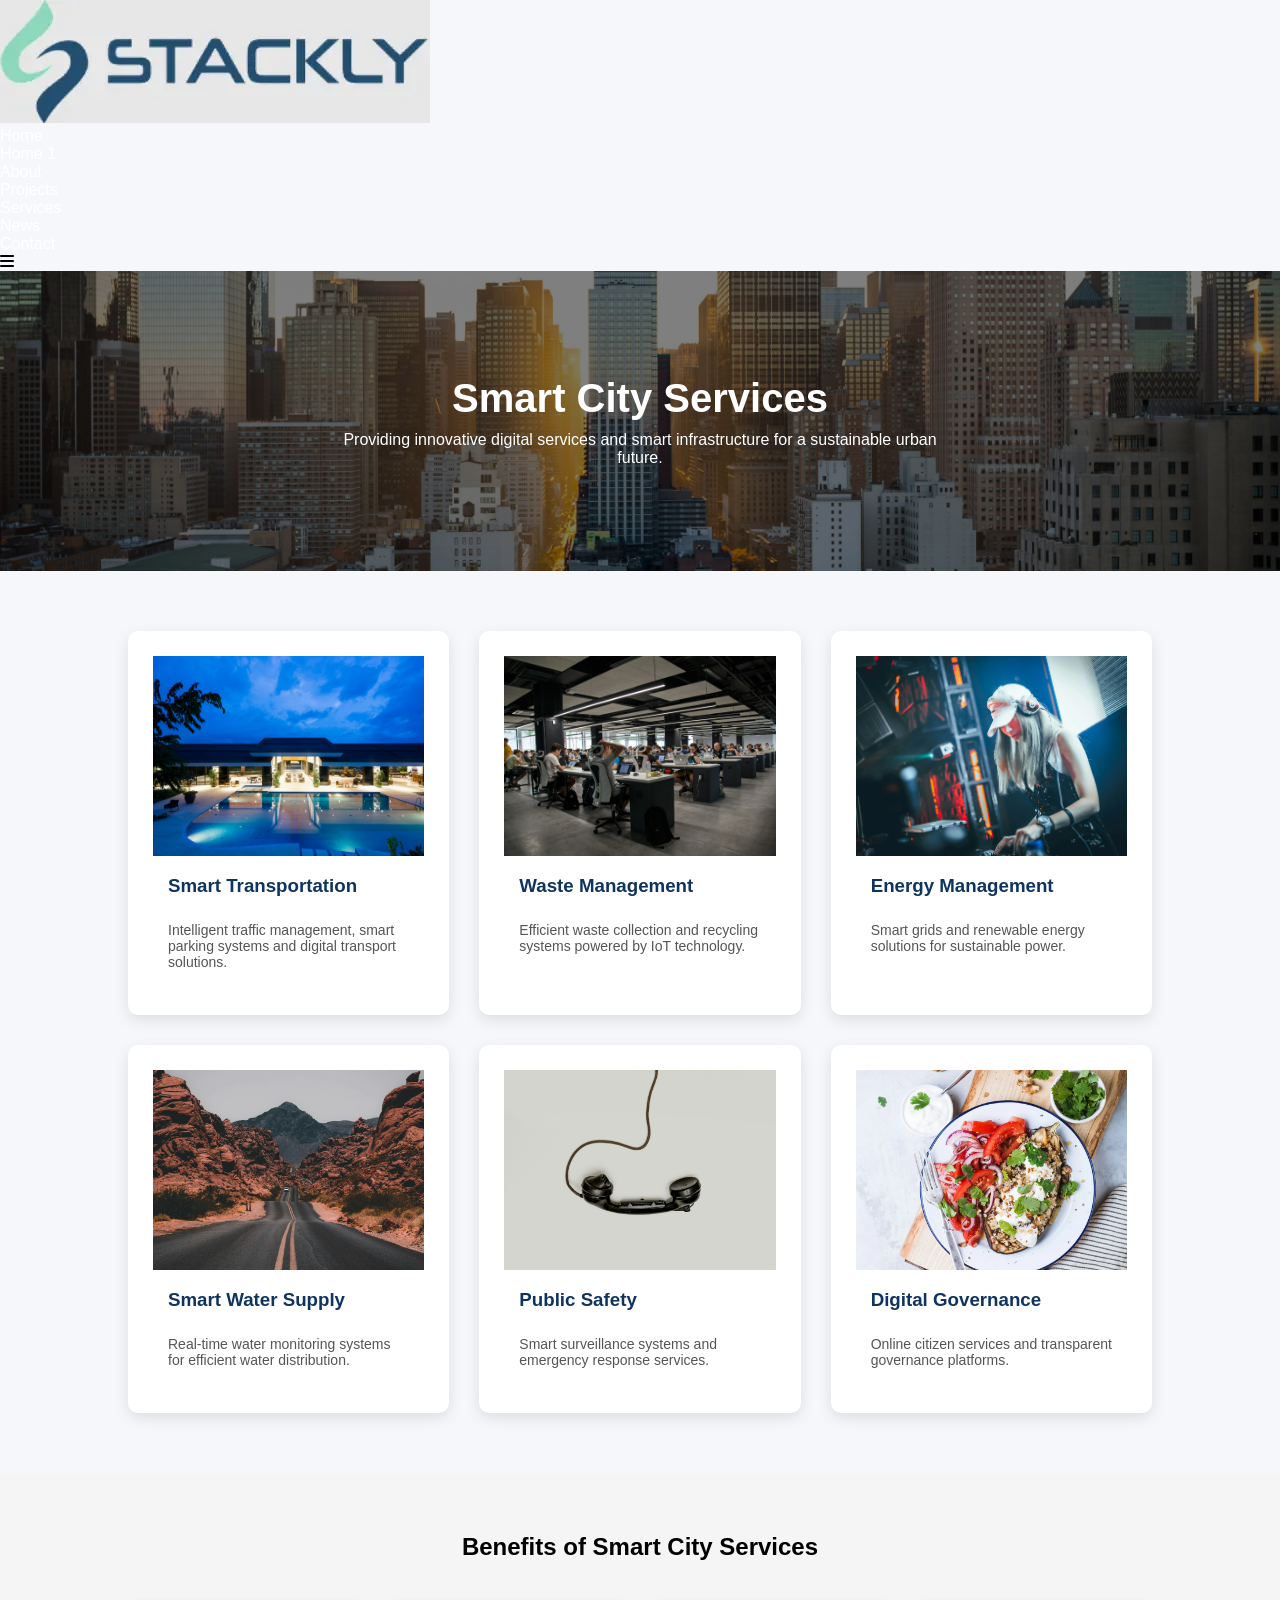
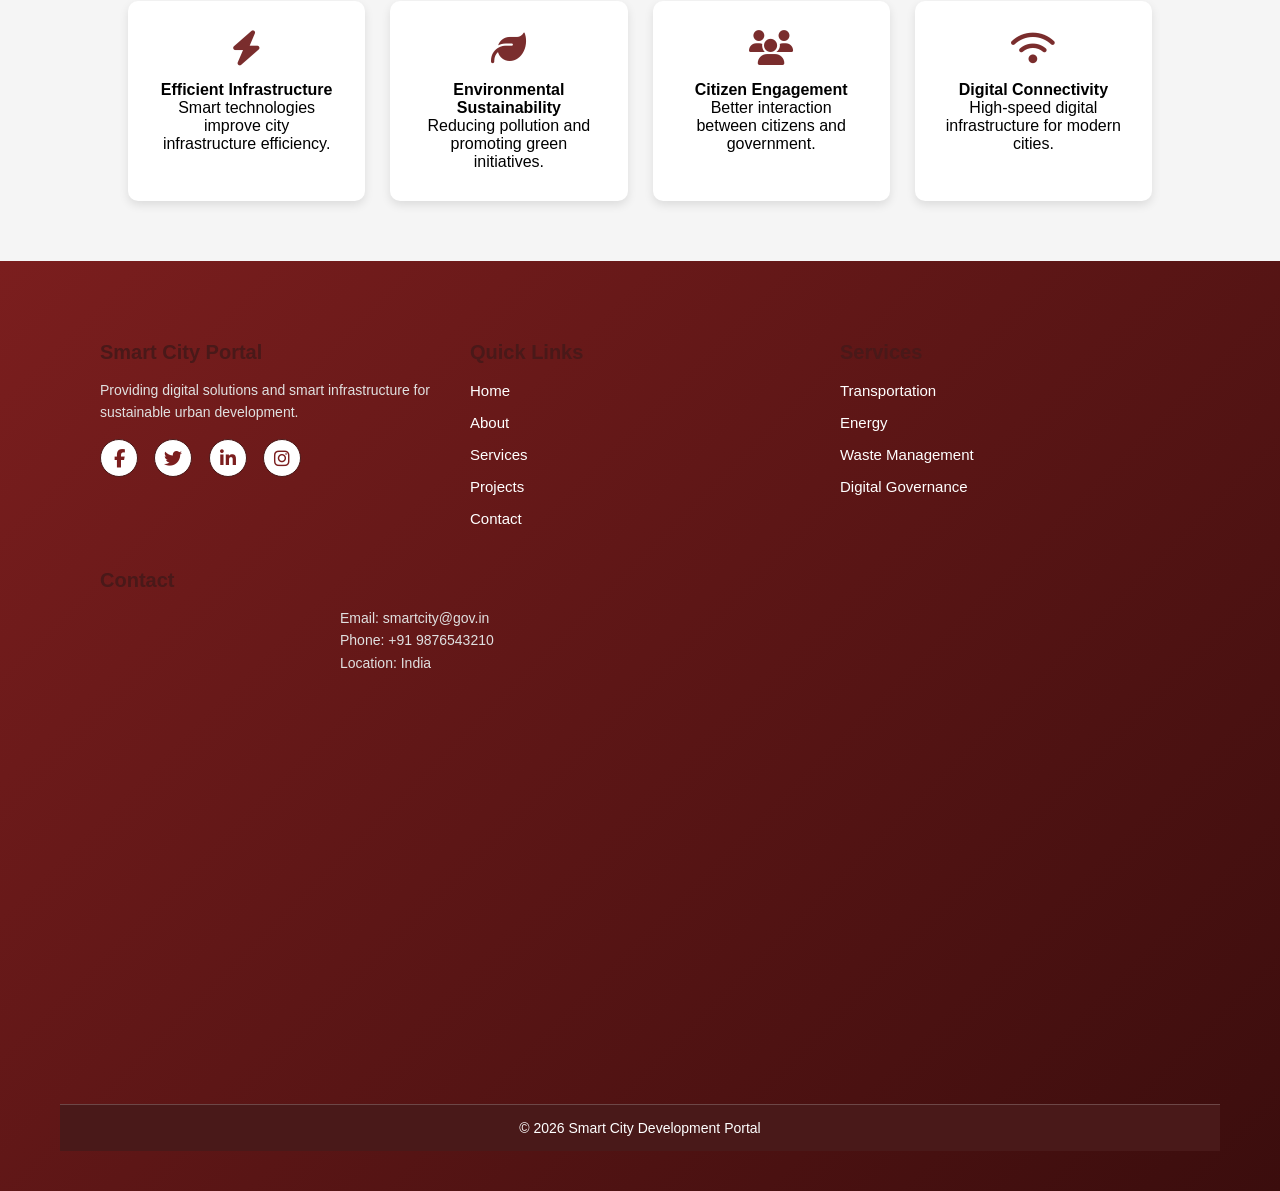
<file: services.html>
<!DOCTYPE html>
<html lang="en">
<head>

  <link rel="stylesheet" href="header.css">
<script src="header.js" defer></script>

<link rel="stylesheet" href="footer.css">
<meta charset="UTF-8">
<meta name="viewport" content="width=device-width, initial-scale=1.0">

<title>Smart City Services</title>

<link rel="stylesheet" href="style.css">

<link rel="stylesheet"
href="https://cdnjs.cloudflare.com/ajax/libs/font-awesome/6.5.0/css/all.min.css">
<link rel="stylesheet"
href="https://cdnjs.cloudflare.com/ajax/libs/font-awesome/6.5.0/css/all.min.css">
</head>

<body>

<!-- HEADER -->
<header class="top-header">

  <a href="services.html">
    <img src="./images/white-logo.webp" class="site-logo">
  </a>

  <ul class="main-menu" id="mainMenu">
    <li><a href="index.html">Home</a></li>
    <li><a href="home1.html">Home 1</a></li>
    <li><a href="about.html">About</a></li>
    <li><a href="projects.html">Projects</a></li>
    <li><a href="services.html">Services</a></li>
    <li><a href="news.html">News</a></li>
    <li><a href="contact.html">Contact</a></li>
  </ul>

  <div class="hamburger" onclick="openMenu()">
  <i class="fa-solid fa-bars"></i>
</div>

</header>

<!-- HERO -->

<section class="service-hero">

<h1>Smart City Services</h1>

<p>
Providing innovative digital services and smart infrastructure
for a sustainable urban future.
</p>

</section>


<!-- SERVICES GRID -->

<section class="services-container">

<div class="service-card">

<img src="./images/43.webp">

<h3>Smart Transportation</h3>

<p>
Intelligent traffic management, smart parking systems
and digital transport solutions.
</p>

</div>


<div class="service-card">

<img src="./images/44.webp">

<h3>Waste Management</h3>

<p>
Efficient waste collection and recycling
systems powered by IoT technology.
</p>

</div>


<div class="service-card">

<img src="./images/45.webp">

<h3>Energy Management</h3>

<p>
Smart grids and renewable energy
solutions for sustainable power.
</p>

</div>


<div class="service-card">

<img src="./images/38.webp">

<h3>Smart Water Supply</h3>

<p>
Real-time water monitoring systems
for efficient water distribution.
</p>

</div>


<div class="service-card">

<img src="./images/46.webp">

<h3>Public Safety</h3>

<p>
Smart surveillance systems and
emergency response services.
</p>

</div>


<div class="service-card">

<img src="./images/47.webp">

<h3>Digital Governance</h3>

<p>
Online citizen services and
transparent governance platforms.
</p>

</div>

</section>


<!-- SERVICE BENEFITS -->

<section class="benefits">

<h2>Benefits of Smart City Services</h2>

<div class="benefit-grid">

<div class="benefit-box">
<i class="fa-solid fa-bolt"></i>
<h4>Efficient Infrastructure</h4>
<p>Smart technologies improve city infrastructure efficiency.</p>
</div>

<div class="benefit-box">
<i class="fa-solid fa-leaf"></i>
<h4>Environmental Sustainability</h4>
<p>Reducing pollution and promoting green initiatives.</p>
</div>

<div class="benefit-box">
<i class="fa-solid fa-users"></i>
<h4>Citizen Engagement</h4>
<p>Better interaction between citizens and government.</p>
</div>

<div class="benefit-box">
<i class="fa-solid fa-wifi"></i>
<h4>Digital Connectivity</h4>
<p>High-speed digital infrastructure for modern cities.</p>
</div>

</div>

</section>


<!-- FOOTER -->

<footer class="footer">

<div class="footer-container">

<div class="footer-box">

<h3>Smart City Portal</h3>

<p>
Providing digital solutions and smart infrastructure
for sustainable urban development.
</p>

<div class="footer-social">

<a href="404.html"><i class="fa-brands fa-facebook-f"></i></a>

<a href="404.html"><i class="fa-brands fa-twitter"></i></a>

<a href="404.html"><i class="fa-brands fa-linkedin-in"></i></a>

<a href="404.html"><i class="fa-brands fa-instagram"></i></a>

</div>

</div>


<div class="footer-box">

<h3>Quick Links</h3>

<ul>
<li><a href="index.html">Home</a></li>
<li><a href="about.html">About</a></li>
<li><a href="services.html">Services</a></li>
<li><a href="projects.html">Projects</a></li>
<li><a href="contact.html">Contact</a></li>
</ul>

</div>


<div class="footer-box">

<h3>Services</h3>

<ul>
<li><a href="#">Transportation</a></li>
<li><a href="#">Energy</a></li>
<li><a href="#">Waste Management</a></li>
<li><a href="#">Digital Governance</a></li>
</ul>

</div>


<div class="footer-box">

<h3>Contact</h3>

<p>Email: smartcity@gov.in</p>
<p>Phone: +91 9876543210</p>
<p>Location: India</p>

</div>

</div>

<div class="map-container">
    <iframe 
    src="https://maps.google.com/maps?q=Hyderabad%20India&output=embed">
    </iframe>
</div>
<div class="footer-bottom">

<p>© 2026 Smart City Development Portal</p>

</div>

</footer>
<script>
function openMenu(){
  document.querySelector(".nav-links").classList.toggle("show");
}
</script>
</body>
</html>
</file>
<file: footer.css>
/* FOOTER */

.footer{
background:linear-gradient(135deg,#7b1e1e,#3b0d0d);
color:white;
padding-top:40px;
}

.footer-container{
display:flex;
justify-content:space-between;
flex-wrap:wrap;
padding:40px;
}

.footer-box{
width:22%;
}

.footer-box h3{
    
margin-bottom:15px;
font-size: 20px;
color: #ffcc00;
}

.footer-box p,
.footer-box a{
color:#e0e0e0;
font-size:14px;
line-height:1.6;
text-decoration:none;
}

.footer-box ul{
list-style:none;
padding:0;
}

.footer-box ul li{
margin-bottom:8px;
}

.footer-social a{
display:inline-block;
margin-right:12px;
font-size:18px;
width:38px;
height:38px;
text-align:center;
line-height:38px;
border-radius:50%;
background:white;
color:#7b1e1e;
transition:0.3s;
}

.footer-social a:hover{
transform:translateY(-5px);
}

.footer-bottom{
text-align:center;
padding:15px 0;
border-top:1px solid rgba(255,255,255,0.2);
margin-top:20px;
}

/* MOBILE */

@media(max-width:900px){

.footer-box{
width:45%;
margin-bottom:25px;
}

}

@media(max-width:500px){

.footer-box{
width:100%;
}

}

footer h3{
color:#ffffff;
}
footer h3{
color:#111;   /* dark color */
font-weight:600;
}
.footer-box h3{
color:#FFD700;
font-weight:700;
}

.footer-box h3{
color:#FFD700;
font-weight:700;
}
/* Map Section */

.map-container{
width:100%;
margin-top:30px;
}

.map-container iframe{
width:100%;
height:300px;
border:0;
border-radius:8px;
}

/* Mobile responsive */

@media(max-width:768px){

.map-container iframe{
height:250px;
}

}

/* MAP FULL WIDTH */
.map-container{
    width:100%;
    margin-top:20px;
}

.map-container iframe{
    width:100%;
    height:350px;
    border:0;
    display:block;
}
</file>
<file: news.css>
/* GLOBAL */

body{
margin:0;
font-family:Arial;
background:#f4f6fa;
}

/* HEADER */

.top-header{
display:flex;
align-items:center;
justify-content:space-between;
padding:15px 40px;
background:#0f3460;
position:relative;
}

.site-logo{
height:55px;
}

/* MENU */

.main-menu{
display:flex;
list-style:none;
gap:25px;
margin:0;
padding:0;
}

.main-menu li a{
color:white;
text-decoration:none;
font-weight:bold;
font-size:16px;
}

.main-menu li a:hover{
color:#ffcc00;
}

/* HAMBURGER */

.hamburger{
display:none;
font-size:28px;
color:white;
cursor:pointer;
}

/* HERO */

.hero{
height:280px;
background:linear-gradient(rgba(0,0,0,0.5),rgba(0,0,0,0.5)),
url("https://images.unsplash.com/photo-1519389950473-47ba0277781c");
background-size:cover;
background-position:center;
display:flex;
align-items:center;
justify-content:center;
color:white;
font-size:40px;
font-weight:bold;
text-align:center;
}

/* NEWS LAYOUT */

.news-layout{
display:grid;
grid-template-columns:2fr 1fr;
gap:40px;
padding:50px;
}

.feature-news img{
width:100%;
height:350px;
object-fit:cover;
border-radius:10px;
}

.feature-news h2{
color:#0f3460;
margin-top:15px;
}

.feature-news p{
line-height:1.6;
}

/* SIDE NEWS */

.side-news{
background:white;
padding:20px;
border-radius:10px;
box-shadow:0 5px 15px rgba(0,0,0,0.1);
}

.side-news h3{
color:#0f3460;
border-bottom:2px solid #eee;
padding-bottom:10px;
}

.side-item{
margin:15px 0;
font-size:15px;
border-bottom:1px solid #eee;
padding-bottom:10px;
}

/* NEWS LIST */

.news-list{
padding:40px 50px;
}

.article{
display:flex;
gap:25px;
margin-bottom:30px;
background:white;
padding:15px;
border-radius:10px;
box-shadow:0 5px 10px rgba(0,0,0,0.1);
transition:0.3s;
}

.article:hover{
transform:scale(1.02);
}

.article img{
width:250px;
height:150px;
object-fit:cover;
border-radius:8px;
}

.article h3{
color:#0f3460;
margin-top:0;
}

/* FOOTER */

.footer{
background:rgb(73,25,25);
padding-top:40px;
color:white;
}

.footer-container{
display:flex;
justify-content:space-between;
padding:30px;
flex-wrap:wrap;
}

.footer-box{
width:22%;
}

.footer-box h3{
margin-bottom:15px;
}

.footer-box p,
.footer-box a{
color:#e0e0e0;
font-size:14px;
line-height:1.6;
text-decoration:none;
}

.footer-box ul{
list-style:none;
padding:0;
}

.footer-box ul li{
margin-bottom:8px;
}

.footer-social a{
display:inline-block;
margin-right:12px;
font-size:18px;
width:38px;
height:38px;
text-align:center;
line-height:38px;
border-radius:50%;
background:white;
color:rgb(73,25,25);
border:1px solid rgb(73,25,25);
transition:0.3s;
}

.footer-social a:hover{
transform:translateY(-5px);
}

.footer-bottom{
text-align:center;
background:rgb(73,25,25);
padding:15px 0;
margin-top:20px;
}

/* RESPONSIVE */

@media(max-width:900px){

.news-layout{
grid-template-columns:1fr;
padding:20px;
}

.article{
flex-direction:column;
}

.article img{
width:100%;
height:200px;
}

.footer-box{
width:45%;
margin-bottom:25px;
}

/* MOBILE MENU */

.main-menu{
display:none;
flex-direction:column;
background:#0f3460;
position:absolute;
top:80px;
right:0;
width:230px;
max-height:300px;
overflow-y:auto;
padding:20px;
}

.main-menu.show{
display:flex;
}

.hamburger{
display:block;
}

}

@media(max-width:500px){

.footer-box{
width:100%;
}

.hero{
font-size:28px;
}

}

.footer-box h3{
color:#FFD700;
font-weight:700;
}

/* Map Section */

.map-container{
width:100%;
margin-top:30px;
}

.map-container iframe{
width:100%;
height:300px;
border:0;
border-radius:8px;
}

/* Mobile responsive */

@media(max-width:768px){

.map-container iframe{
height:250px;
}

}



/* MAP FULL WIDTH */
.map-container{
    width:100%;
    margin-top:20px;
}

.map-container iframe{
    width:100%;
    height:350px;
    border:0;
    display:block;
}
</file>
<file: header.css>
/* HEADER */
.header{
  display:flex;
  justify-content:space-between;
  align-items:center;
  padding:15px 30px;
  background:#491919;
  position:relative;
}

.logo{
  height:55px;
}

/* MENU */
.nav-links{
  display:flex;
  gap:25px;
}

.nav-links li a{
  color:white;
  text-decoration:none;
  padding:8px 12px;
  border-radius:5px;
}

.nav-links li a:hover{
  background:#ffcc00;
  color:black;
}

/* DROPDOWN */
.dropdown{
  position:relative;
}

.dropdown-content{
  display:none;
  position:absolute;
  top:35px;
  left:0;
  background:#491919;
  min-width:150px;
  border-radius:6px;
  z-index:9999;
}

.dropdown-content li a{
  display:block;
  padding:10px;
}

/* DESKTOP */
@media(min-width:901px){
  .dropdown:hover .dropdown-content{
    display:block;
  }
}

/* HAMBURGER */
.menu-toggle{
  display:none;
  font-size:26px;
  color:white;
  cursor:pointer;
}

/* MOBILE */
@media(max-width:900px){

  .menu-toggle{
    display:block;
  }

  .nav-links{
    display:none;
    flex-direction:column;
    position:absolute;
    top:70px;
    right:20px;
    background:#491919;
    width:220px;
    padding:20px;
    border-radius:10px;
  }

  .nav-links.show{
    display:flex;
  }

  /* MOBILE DROPDOWN */
  .dropdown-content{
    position:relative;
    top:0;
  }

  .dropdown.active .dropdown-content{
    display:block;
  }

  .dropdown:hover .dropdown-content{
    display:none;
  }
}
</file>
<file: style.css>
*{
margin:0;
padding:0;
box-sizing:border-box;
font-family:Arial;
}

.header{
display:flex;
justify-content:space-between;
align-items:center;
padding:15px 40px;
background:#7a2d2d;
color:white;
}

.logo{
font-size:22px;
font-weight:bold;
}



.nav-links a{
text-decoration:none;
color:white;
}


.hero{
text-align:center;
padding:100px 20px;
}

/* HERO */

.about-hero{
height:350px;
background:linear-gradient(rgba(0,0,0,0.5),rgba(0,0,0,0.5)),
url("./images/48.webp");
background-size:cover;
background-position:center;
display:flex;
flex-direction:column;
justify-content:center;
align-items:center;
color:white;
text-align:center;
}

.about-hero h1{
font-size:40px;
margin-bottom:10px;
}

/* ABOUT SECTION */

.about-section{
display:flex;
gap:40px;
padding:60px 10%;
align-items:center;
}

.about-text{
flex:1;
}

.about-text h2{
margin-bottom:20px;
}

.about-text p{
margin-bottom:15px;
line-height:1.6;
}

.about-img{
flex:1;
}

.about-img img{
width:100%;
border-radius:10px;
}

/* FEATURES */

.features{
display:grid;
grid-template-columns:repeat(3,1fr);
gap:30px;
padding:50px 10%;
}

.feature-card{
background:white;
padding:30px;
text-align:center;
border-radius:10px;
box-shadow:0 4px 10px rgba(0,0,0,0.1);
transition:0.4s;
}

.feature-card:hover{
transform:translateY(-10px);
}

.feature-card i{
font-size:40px;
color:#7a2d2d;
margin-bottom:15px;
}

/* STATS */

.stats{
display:flex;
justify-content:space-around;
background:#7a2d2d;
color:white;
padding:50px 0;
}

.stat-box{
text-align:center;
font-size:20px;
}

/* GALLERY */

.gallery{
padding:60px 10%;
text-align:center;
}

.gallery h2{
margin-bottom:30px;
}

.gallery-grid{
display:grid;
grid-template-columns:repeat(4,1fr);
gap:20px;
}

.gallery-grid img{
width:100%;
border-radius:10px;
transition:0.4s;
}

.gallery-grid img:hover{
transform:scale(1.08);
}

/* RESPONSIVE */

@media(max-width:900px){

.about-section{
flex-direction:column;
}

.features{
grid-template-columns:1fr;
}

.gallery-grid{
grid-template-columns:1fr 1fr;
}

.stats{
flex-direction:column;
gap:20px;
}

}


/* ================= FOOTER ================= */

.footer {
    background: rgb(73, 25, 25);
    padding-top: 40px;
    color: white;
}

.footer-container {
    display: flex;
    justify-content: space-between;
    padding: 30px 10%;
    flex-wrap: wrap;
    gap: 30px;
}

/* Footer Boxes */

.footer-box {
    flex: 1;
    min-width: 220px;
}

.footer-box h3 {
    margin-bottom: 15px;
    font-size: 20px;
    color: #ffffff;
}

.footer-box p,
.footer-box a {
    color: #e0e0e0;
    font-size: 14px;
    line-height: 1.6;
}

/* Links */

.footer-box ul {
    list-style: none;
}

.footer-box ul li {
    margin-bottom: 8px;
}

.footer-box ul li a {
    text-decoration: none;
    transition: 0.3s;
}

.footer-box ul li a:hover {
    color: #ffd700;
}

/* Social Icons */

.footer-social {
    margin-top: 15px;
}

.footer-social a {
    display: inline-block;
    margin-right: 12px;
    font-size: 18px;
    width: 38px;
    height: 38px;
    text-align: center;
    line-height: 38px;
    border-radius: 50%;
    background: white;
    color: rgb(73, 25, 25);
    transition: 0.3s;
}

.footer-social a:hover {
    background: #ffd700;
    color: black;
    transform: translateY(-5px);
}

/* Bottom */

.footer-bottom {
    text-align: center;
    background: rgb(60, 20, 20);
    padding: 15px 0;
    font-size: 14px;
}

/* ================= RESPONSIVE ================= */

@media (max-width: 900px) {

    .footer-container {
        flex-direction: column;
        text-align: center;
    }

    .footer-social a {
        margin: 8px;
    }

}





/* SERVICE HERO */

.service-hero{
height:300px;
background:linear-gradient(rgba(0,0,0,0.5),rgba(0,0,0,0.5)),
url("./images/48.webp");
background-size:cover;
background-position:center;
color:white;
display:flex;
flex-direction:column;
justify-content:center;
align-items:center;
text-align:center;
}

.service-hero h1{
font-size:40px;
margin-bottom:10px;
}


/* SERVICES */

.services-container{
display:grid;
grid-template-columns:repeat(3,1fr);
gap:30px;
padding:60px 10%;
}

.service-card{
background:white;
border-radius:10px;
box-shadow:0 4px 10px rgba(0,0,0,0.1);
overflow:hidden;
transition:0.4s;
}

.service-card img{
width:100%;
height:200px;
object-fit:cover;
}

.service-card h3{
padding:15px;
}

.service-card p{
padding:0 15px 20px;
}

.service-card:hover{
transform:translateY(-10px);
}


/* BENEFITS */

.benefits{
background:#f5f5f5;
padding:60px 10%;
text-align:center;
}

.benefits h2{
margin-bottom:40px;
}

.benefit-grid{
display:grid;
grid-template-columns:repeat(4,1fr);
gap:25px;
}

.benefit-box{
background:white;
padding:30px;
border-radius:10px;
box-shadow:0 4px 10px rgba(0,0,0,0.1);
}

.benefit-box i{
font-size:35px;
color:#7a2d2d;
margin-bottom:15px;
}


/* RESPONSIVE */

@media(max-width:900px){

.services-container{
grid-template-columns:1fr;
}

.benefit-grid{
grid-template-columns:1fr 1fr;
}

}

/* PROJECT HERO */

.project-hero{
height:320px;
background:linear-gradient(rgba(0,0,0,0.5),rgba(0,0,0,0.5)),
url("./images/49.webp");
background-size:cover;
background-position:center;
display:flex;
flex-direction:column;
justify-content:center;
align-items:center;
text-align:center;
color:white;
}

/* PROJECT SHOWCASE */

.project-showcase{
padding:70px 10%;
}

.project-row{
display:flex;
align-items:center;
gap:40px;
margin-bottom:60px;
}

.project-row.reverse{
flex-direction:row-reverse;
}

.project-img img{
width:100%;
border-radius:10px;
}

.project-text{
flex:1;
}

/* PROGRESS */

.project-progress{
background:#f5f5f5;
padding:60px 10%;
}

.progress-item{
margin-bottom:25px;
}

.progress-bar{
background:#ddd;
height:12px;
border-radius:10px;
overflow:hidden;
}

.progress-bar span{
display:block;
height:100%;
background:#7a2d2d;
animation:progress 2s ease;
}

@keyframes progress{
from{width:0;}
}

/* GALLERY */

.project-gallery{
padding:60px 10%;
text-align:center;
}

.gallery-grid{
display:grid;
grid-template-columns:repeat(3,1fr);
gap:20px;
}

.gallery-grid img{
width:100%;
border-radius:10px;
transition:0.4s;
}

.gallery-grid img:hover{
transform:scale(1.1);
}

/* RESPONSIVE */

@media(max-width:900px){

.project-row{
flex-direction:column;
}

.gallery-grid{
grid-template-columns:1fr 1fr;
}

}


/* CITY IMPACT */

.city-impact{
padding:70px 10%;
text-align:center;
background:#f5f5f5;
}

.city-impact h2{
margin-bottom:50px;
font-size:32px;
}

.impact-container{
display:grid;
grid-template-columns:repeat(4,1fr);
gap:30px;
}

.impact-box{
background:white;
padding:40px;
border-radius:12px;
box-shadow:0 5px 15px rgba(0,0,0,0.1);
transition:0.4s;
}

.impact-box i{
font-size:40px;
color:#7a2d2d;
margin-bottom:15px;
}

.impact-box h3{
font-size:28px;
margin-bottom:10px;
}

.impact-box:hover{
transform:translateY(-10px);
}

/* responsive */

@media(max-width:900px){

.impact-container{
grid-template-columns:1fr 1fr;
}

}

.hero-btn{
display:inline-block;
margin-top:20px;
padding:14px 28px;
background:#ffcc00;
color:#0f3460;
font-size:16px;
font-weight:bold;
border-radius:6px;
text-decoration:none;
transition:0.3s;
}

/* Hover Effect */

.hero-btn:hover{
background:#ffffff;
color:#0f3460;
transform:scale(1.05);
}
box-shadow:0 5px 15px rgba(0,0,0,0.2);

.hero-btn{
display:inline-block;
padding:14px 30px;
background:#ffcc00;
color:#0f3460;
font-size:16px;
font-weight:bold;
text-decoration:none;
border-radius:8px;
margin-top:20px;
transition:0.3s;
}

.hero-btn:hover{
background:white;
color:#0f3460;
transform:scale(1.05);
}
/* SERVICES SECTION */

.services{
padding:70px 10%;
background:#f5f7fa;
text-align:center;
}

.services-title{
font-size:34px;
color:#0f3460;
margin-bottom:40px;
}

.services-grid{
display:grid;
grid-template-columns:repeat(auto-fit,minmax(250px,1fr));
gap:25px;
}

.service-card{
background:white;
padding:25px;
border-radius:10px;
box-shadow:0 5px 15px rgba(0,0,0,0.1);
transition:0.3s;
}

.service-card:hover{
transform:translateY(-8px);
box-shadow:0 10px 25px rgba(0,0,0,0.2);
}

.service-card h3{
color:#0f3460;
margin-bottom:10px;
}

.service-card p{
color:#555;
font-size:14px;
}

.highlights{
padding:70px 10%;
background: linear-gradient(135deg, #0f3460, #1f4b8a);
color:white;
text-align:center;
}

.highlights-title{
font-size:36px;
margin-bottom:50px;
}

.highlights-container{
display:grid;
grid-template-columns:repeat(auto-fit,minmax(250px,1fr));
gap:30px;
}

.highlight-card{
background:rgba(255,255,255,0.1);
padding:30px;
border-radius:15px;
transition:0.3s;
}

.highlight-icon{
font-size:50px;
margin-bottom:15px;
}

.highlight-card h3{
margin:10px 0;
color:#ffcc00;
}

.highlight-card p{
font-size:14px;
color:white;
}

.highlight-card:hover{
transform:translateY(-10px);
background:rgba(255,255,255,0.2);
}

@media(max-width:768px){
.highlights-container{
grid-template-columns:1fr;
}
}
.highlights-container{
display:grid;
grid-template-columns:repeat(auto-fit,minmax(250px,1fr));
gap:30px;
}
/* HIGHLIGHT CARDS ANIMATION */

.highlight-card{
background:rgba(255,255,255,0.1);
padding:30px;
border-radius:15px;
opacity:0;           /* start hidden */
transform:translateY(50px);  /* start below */
transition:all 0.8s ease-in-out;
}

.highlight-card.visible{
opacity:1;
transform:translateY(0);
}


/* SERVICES & ALERTS SECTION */

.services-alerts{
  padding:70px 10%;
  background:#ffffff;
  text-align:center;
}

.alerts-title{
  font-size:32px;
  color:#0f3460;
  margin-bottom:30px;
}

.alerts-wrapper{
  display:flex;
  flex-wrap:wrap;
  gap:25px;
  justify-content:center;
}

.alert-box{
  background:#f4f6fa;
  flex:1;
  min-width:240px;
  max-width:280px;
  padding:25px;
  border-radius:12px;
  box-shadow:0 4px 15px rgba(0,0,0,0.1);
  transition:0.3s;
}

.alert-box i{
  font-size:36px;
  color:#ffcc00;
  margin-bottom:12px;
}

.alert-box h3{
  margin:12px 0;
  color:#0f3460;
}

.alert-box p{
  font-size:14px;
  color:#444;
  margin-bottom:15px;
}

.alert-box a{
  display:inline-block;
  text-decoration:none;
  color:#0f3460;
  font-weight:bold;
  border:2px solid #0f3460;
  padding:8px 15px;
  border-radius:6px;
  transition:0.3s;
}

.alert-box a:hover{
  background:#0f3460;
  color:white;
  transform:translateY(-3px);
}

.alert-box:hover{
  transform:translateY(-5px);
  box-shadow:0 8px 20px rgba(0,0,0,0.15);
}

/* Responsive */
@media (max-width:768px){
  .alerts-wrapper{
    flex-direction:column;
    align-items:center;
  }
}

/* ===== WHY CHOOSE SECTION ===== */
.why-choose{
  padding:80px 10%;
  background: linear-gradient(135deg, #fef9f0, #f0faff); /* soft gradient */
  color:#0f3460;
  text-align:center;
}

.choose-title{
  font-size:36px;
  margin-bottom:50px;
  color:#1f4b8a;
}

.choose-container{
  display:grid;
  grid-template-columns:repeat(auto-fit,minmax(220px,1fr));
  gap:30px;
}

/* Each box with unique pastel gradient */
.choose-box:nth-child(1){
  background: linear-gradient(145deg, #ffecd2, #fcb69f); /* soft peach-orange */
}
.choose-box:nth-child(2){
  background: linear-gradient(145deg, #d0f0fd, #a0e0ff); /* soft sky blue */
}
.choose-box:nth-child(3){
  background: linear-gradient(145deg, #d9f7be, #a6e49e); /* soft green */
}
.choose-box:nth-child(4){
  background: linear-gradient(145deg, #ffe0f0, #ffb3d9); /* soft pink-lavender */
}

.choose-box{
  padding:30px 20px;
  border-radius:15px;
  transition: transform 0.4s, filter 0.4s;
  opacity:0;
  transform: translateY(50px);
  color:#0f3460;
  box-shadow: 0 8px 20px rgba(0,0,0,0.1);
}

.choose-box i{
  font-size:40px;
  margin-bottom:15px;
  color:#ffcc00;
}

.choose-box h3{
  margin-bottom:12px;
  font-size:20px;
}

.choose-box p{
  font-size:14px;
  line-height:1.5;
}

/* Hover effect */
.choose-box:hover{
  transform: translateY(-10px);
  filter: brightness(1.1);
}

/* Responsive */
@media(max-width:768px){
  .choose-container{
    grid-template-columns:1fr 1fr;
  }
}
@media(max-width:500px){
  .choose-container{
    grid-template-columns:1fr;
  }
}


/* Info boxes */
.info-boxes {display:grid; grid-template-columns:repeat(auto-fit,minmax(250px,1fr)); gap:30px; margin-top:40px;}

/* Each card */
.info-box {
    display:flex; 
    flex-direction:column; 
    justify-content:space-between;  /* Align button at bottom */
    background:white; 
    padding:20px; 
    border-radius:10px; 
    box-shadow:0 5px 15px rgba(0,0,0,0.05); 
    transition:transform 0.3s, box-shadow 0.3s;
}

.info-box:hover {transform:translateY(-5px); box-shadow:0 10px 20px rgba(0,0,0,0.15);}

/* Card button */
.card-btn {
    display:inline-block; 
    margin-top:15px;
    padding:10px 20px;
    background:#1a5276; 
    color:white; 
    border-radius:5px; 
    text-align:center; 
    font-weight:bold;
    transition:0.3s;
    text-decoration:none;
}

.card-btn:hover {background:#ffcc00; color:#000;}

/* Gallery Section */
.gallery-section {
    padding: 60px 20px;
    max-width: 1200px;
    margin: auto;
    text-align: center;
}

.gallery-section h2 {
    color: #1a5276;
    margin-bottom: 40px;
}

/* Grid container */
.gallery-container {
    display: grid;
    grid-template-columns: repeat(auto-fit, minmax(250px, 1fr));
    gap: 20px;
    justify-items: center;
}

/* Each image */
.gallery-item img {
    width: 100%;
    height: 200px;       /* Same height for all */
    object-fit: cover;   /* Crop nicely */
    border-radius: 10px;
    transition: transform 0.3s;
}

/* Hover effect */
.gallery-item img:hover {
    transform: scale(1.05);
}

.hero, .about, .projects, .news, .contact {
    padding: 60px 40px;
    background: #f5f7fa;
    text-align: center;
}

.hero {
    background: url('https://via.placeholder.com/1200x400') no-repeat center center;
    background-size: cover;
    color: white;
}

h1, h2 {
    margin-bottom: 20px;
}
p {
    max-width: 600px;
    margin: 0 auto;
}


.footer{
background:rgb(73,25,25);
color:white;
padding-top:40px;
}

.footer-container{
display:flex;
justify-content:space-between;
padding:30px;
flex-wrap:wrap;
}

.footer-box{
width:23%;
}

.footer-box h3{
margin-bottom:15px;
}

.footer-box p,
.footer-box a{
color:#ddd;
font-size:14px;
}

.footer-box ul{
list-style:none;
}

.footer-box ul li{
margin-bottom:8px;
}

.footer-social a{
display:inline-block;
margin-right:10px;
font-size:18px;
width:35px;
height:35px;
line-height:35px;
text-align:center;
border-radius:50%;
background:white;
color:rgb(73,25,25);
}

.footer-box iframe{
width:100%;
height:180px;
border:none;
border-radius:8px;
}

.footer-bottom{
text-align:center;
padding:15px;
background:rgb(73,25,25);
}





/* ================= FOOTER ================= */
.footer {
    background:rgb(73, 25, 25);
    padding-top: 40px;
    color: white;
}

.footer-container {
    display: flex;
    justify-content: space-between;
    padding: 30px;
    flex-wrap: wrap;
}

/* Footer Boxes */
.footer-box h3 {
    margin-bottom: 15px;
    font-size: 20px;
    color:rgb(73, 25, 25);
}

.footer-box p, 
.footer-box a {
    color: #e0e0e0;
    font-size: 14px;
    line-height: 1.6;
}

.footer-box ul {
    list-style: none;
}

.footer-box ul li {
    margin-bottom: 8px;
}

.footer-box ul li a {
    text-decoration: none;
    transition: 0.3s;
}

.footer-box ul li a:hover {
    color: rgb(73, 25, 25);
}


.footer-bottom {
    text-align: center;
    background: rgb(73, 25, 25);
    padding: 15px 0;
}

.footer-social a {
    display: inline-block;
    margin-right: 12px;
    font-size: 18px;
    width: 38px;
    height: 38px;
    text-align: center;
    line-height: 38px;
    border-radius: 50%;
    background: white;
    color:rgb(73, 25, 25);
    border: 1px solid rgb(73, 25, 25);
    transition: 0.3s;
}

.footer-social a:hover {
    background: white;
    color: #000;
    transform: translateY(-5px);
}

/* Map */
.footer-box iframe {
    width: 100%;
    height: 180px;
    border-radius: 10px;
    border: none;
}


/* FOOTER */
.footer{
background:linear-gradient(to right,#7a1e1e,#4b0d0d);
color:white;
padding:40px 60px;
font-family:Arial;
}

/* FOOTER LAYOUT */
.footer-container{
display:flex;
justify-content:space-between;
flex-wrap:wrap;
}

/* BOX */
.footer-box{
width:30%;
min-width:250px;
}

/* LINKS */
.footer-box ul{
list-style:none;
padding:0;
}

.footer-box ul li{
margin:8px 0;
}

.footer-box ul li a{
color:white;
text-decoration:none;
font-size:15px;
}

.footer-box ul li a:hover{
color:#ffd700;
}

/* SOCIAL ICONS */
.social-icons{
margin-top:15px;
}

.social-icons a{
display:inline-block;
width:38px;
height:38px;
line-height:38px;
text-align:center;
border-radius:50%;
background:white;
color:#7a1e1e;
margin-right:10px;
font-size:16px;
transition:0.3s;
}

.social-icons a:hover{
background:#ffd700;
color:black;
}

/* FOOTER BOTTOM */
.footer-bottom{
text-align:center;
margin-top:30px;
font-size:14px;
}

/* MOBILE */
@media(max-width:900px){

.footer-container{
flex-direction:column;
gap:30px;
}

.footer-box{
width:100%;
}

}




/* FOOTER */

.footer{
background:linear-gradient(135deg,#7b1e1e,#3b0d0d);
color:white;
padding-top:40px;
font-family:Arial;
}

.footer-container{
display:flex;
justify-content:space-between;
flex-wrap:wrap;
padding:40px;
}

.footer-box{
width:22%;
}

.footer-box h3{
margin-bottom:15px;
}

.footer-box p,
.footer-box a{
color:#e0e0e0;
font-size:14px;
line-height:1.6;
text-decoration:none;
}

.footer-box ul{
list-style:none;
padding:0;
}

.footer-box ul li{
margin-bottom:8px;
}

.footer-social a{
display:inline-block;
margin-right:12px;
font-size:18px;
width:38px;
height:38px;
text-align:center;
line-height:38px;
border-radius:50%;
background:white;
color:#7b1e1e;
transition:0.3s;
}

.footer-social a:hover{
transform:translateY(-5px);
}

.footer-bottom{
text-align:center;
padding:15px 0;
border-top:1px solid rgba(255,255,255,0.2);
margin-top:20px;
}


/* ================= GLOBAL ================= */
* {
    margin: 0;
    padding: 0;
    box-sizing: border-box;
}

body {
    font-family: "Poppins", sans-serif;
    background: #f5f7fa;
}

a { text-decoration: none; }

ul { list-style: none; }




/* ================= HEADER ================= */


.header {
    width: 100%;
    padding: 18px 40px;
    background: rgb(73, 25, 25);
    color: #fff;
    display: flex;
    justify-content: space-between;
    align-items: center;
}

.logo {
    font-size: 28px;
    font-weight: 700;
}

.logo span {
    color: #00d4ff;
}

.nav-links {
    display: flex;
    gap: 25px;
}

/* Dropdown Wrapper */
.dropdown {
    position: relative;
}

/* Dropdown Button */
.dropdown-btn {
    display: flex;
    align-items: center;
    gap: 5px;
}

/* Desktop Hover */
@media (min-width: 901px) {
    .dropdown:hover .dropdown-content {
        display: block;
    }
}

/* Dropdown Menu */
.dropdown-content {
    display: none;
    position: absolute;
    top: 38px;
    left: 0;
    background:rgb(73, 25, 25);
    width: 160px;
    border-radius: 8px;
    padding: 10px 0;
    z-index: 999;
}

.dropdown-content li a {
    display: block;
    padding: 10px 15px;
    color: white;
}

.dropdown-content li a:hover {
    background: rgb(73, 25, 25);
}

/* Toggle */
.menu-toggle {
    display: none;
    font-size: 28px;
    cursor: pointer;
}

li a{
    color:white;
}

@media (max-width: 900px){

  .nav-links{
    display: none;
    flex-direction: column;
    background: rgb(73, 25, 25);
    position: absolute;
    top: 70px;
    right: 20px;
    width: 200px;
    padding: 20px;
    border-radius: 10px;
  }

  .nav-links.show{
    display: flex !important;
  }

  .menu-toggle{
    display: block;
  }
}

@media (max-width: 900px){

  .nav-links{
    display: none !important;   /* hide menu */
    flex-direction: column;
    position: absolute;
    top: 70px;
    right: 20px;
    background: rgb(73, 25, 25);
    width: 220px;
    padding: 20px;
    border-radius: 10px;
    z-index: 9999;
  }

  .nav-links.show{
    display: flex !important;   /* show on click */
  }

  .menu-toggle{
    display: block;
    color: white;
  }
}
</file>
<file: login.css>
body{
margin:0;
font-family:Poppins;
background:linear-gradient(135deg,#4b1a1a,#8b0000);
height:100vh;
display:flex;
justify-content:center;
align-items:center;
color:white;
}

.login-container{
display:flex;
width:800px;
background:rgba(255,255,255,0.1);
backdrop-filter:blur(10px);
border-radius:12px;
overflow:hidden;
}

.left{
flex:1;
padding:40px;
}

.left h1{
font-size:36px;
margin-bottom:10px;
}

.left p{
margin-bottom:20px;
}

.left ul{
line-height:2;
}

.right{
flex:1;
background:white;
color:#333;
padding:40px;
}

.right h2{
margin-bottom:20px;
}

input{
width:100%;
padding:12px;
margin-bottom:15px;
border:1px solid #ccc;
border-radius:6px;
}

button{
width:100%;
padding:12px;
background:#4b1a1a;
color:white;
border:none;
border-radius:6px;
cursor:pointer;
}

button:hover{
background:#8b0000;
}

.extra{
margin-top:10px;
font-size:14px;
text-align:center;
}
</file>
